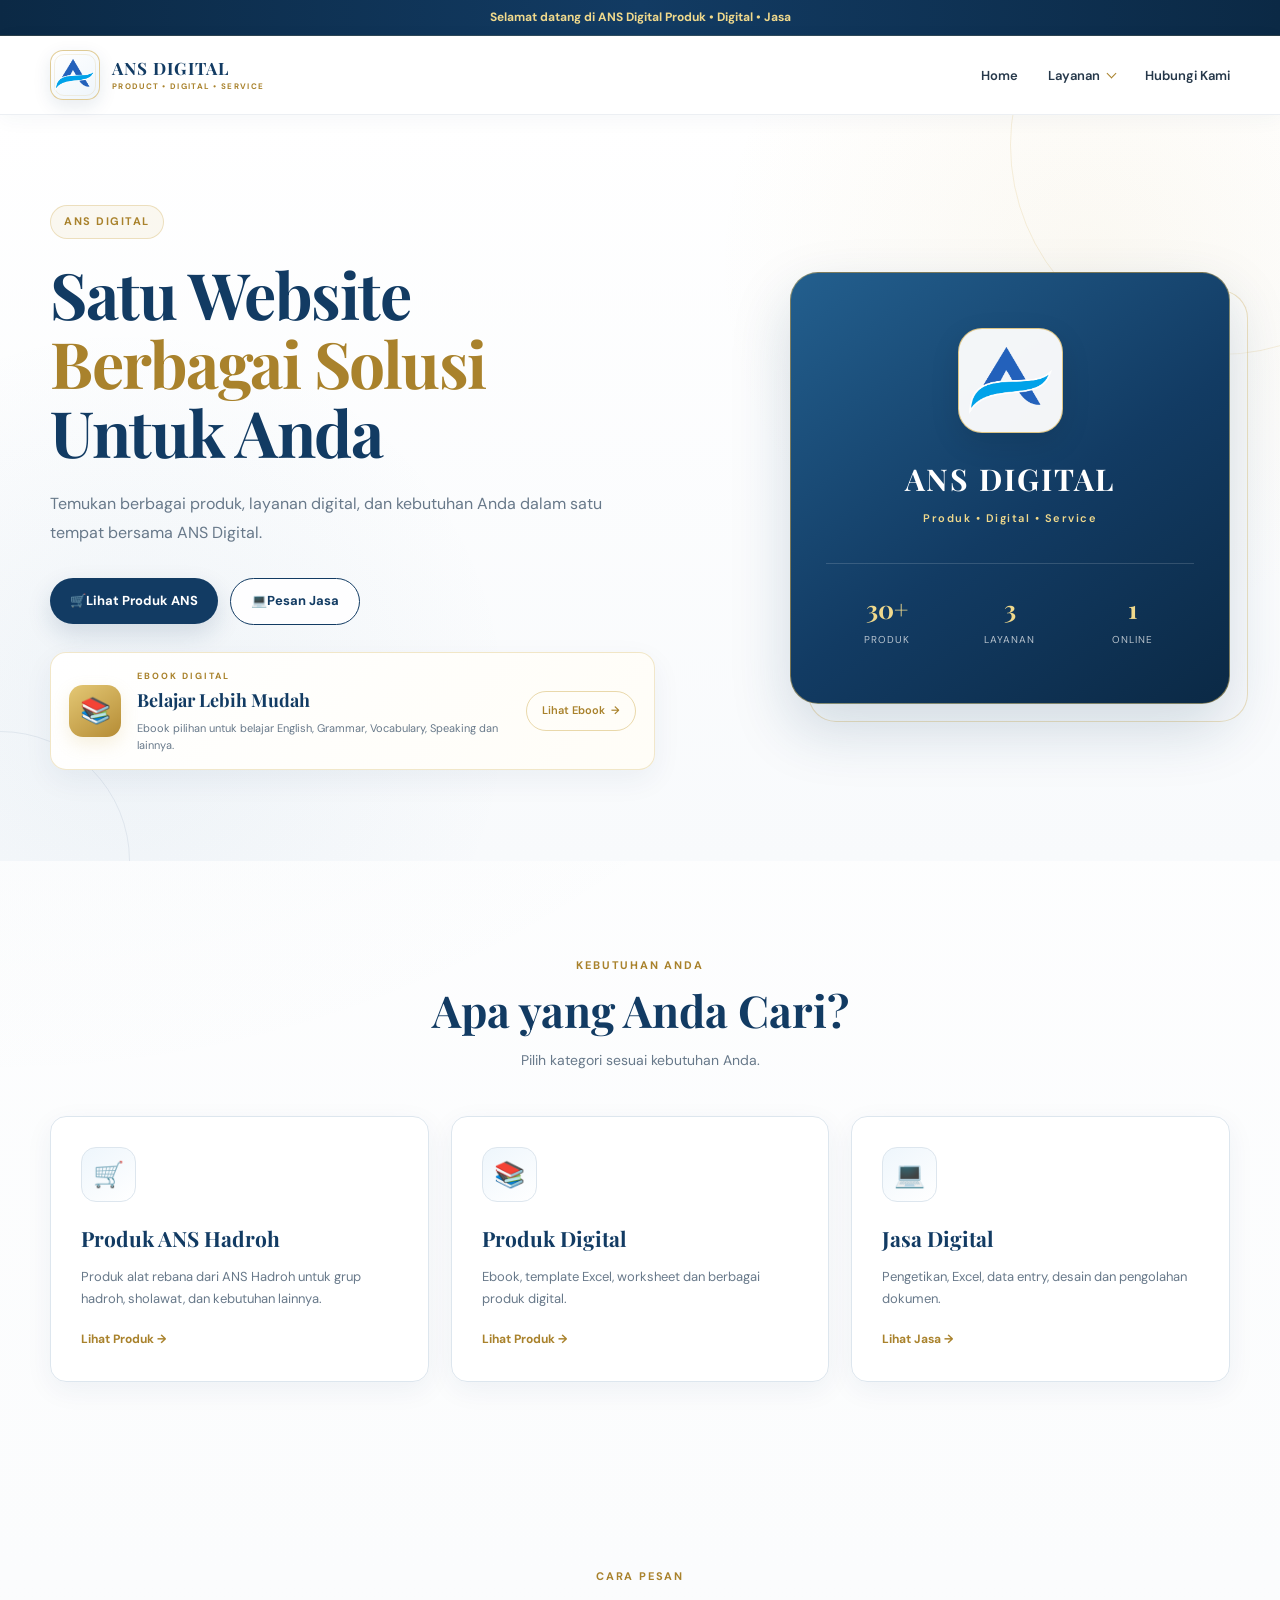
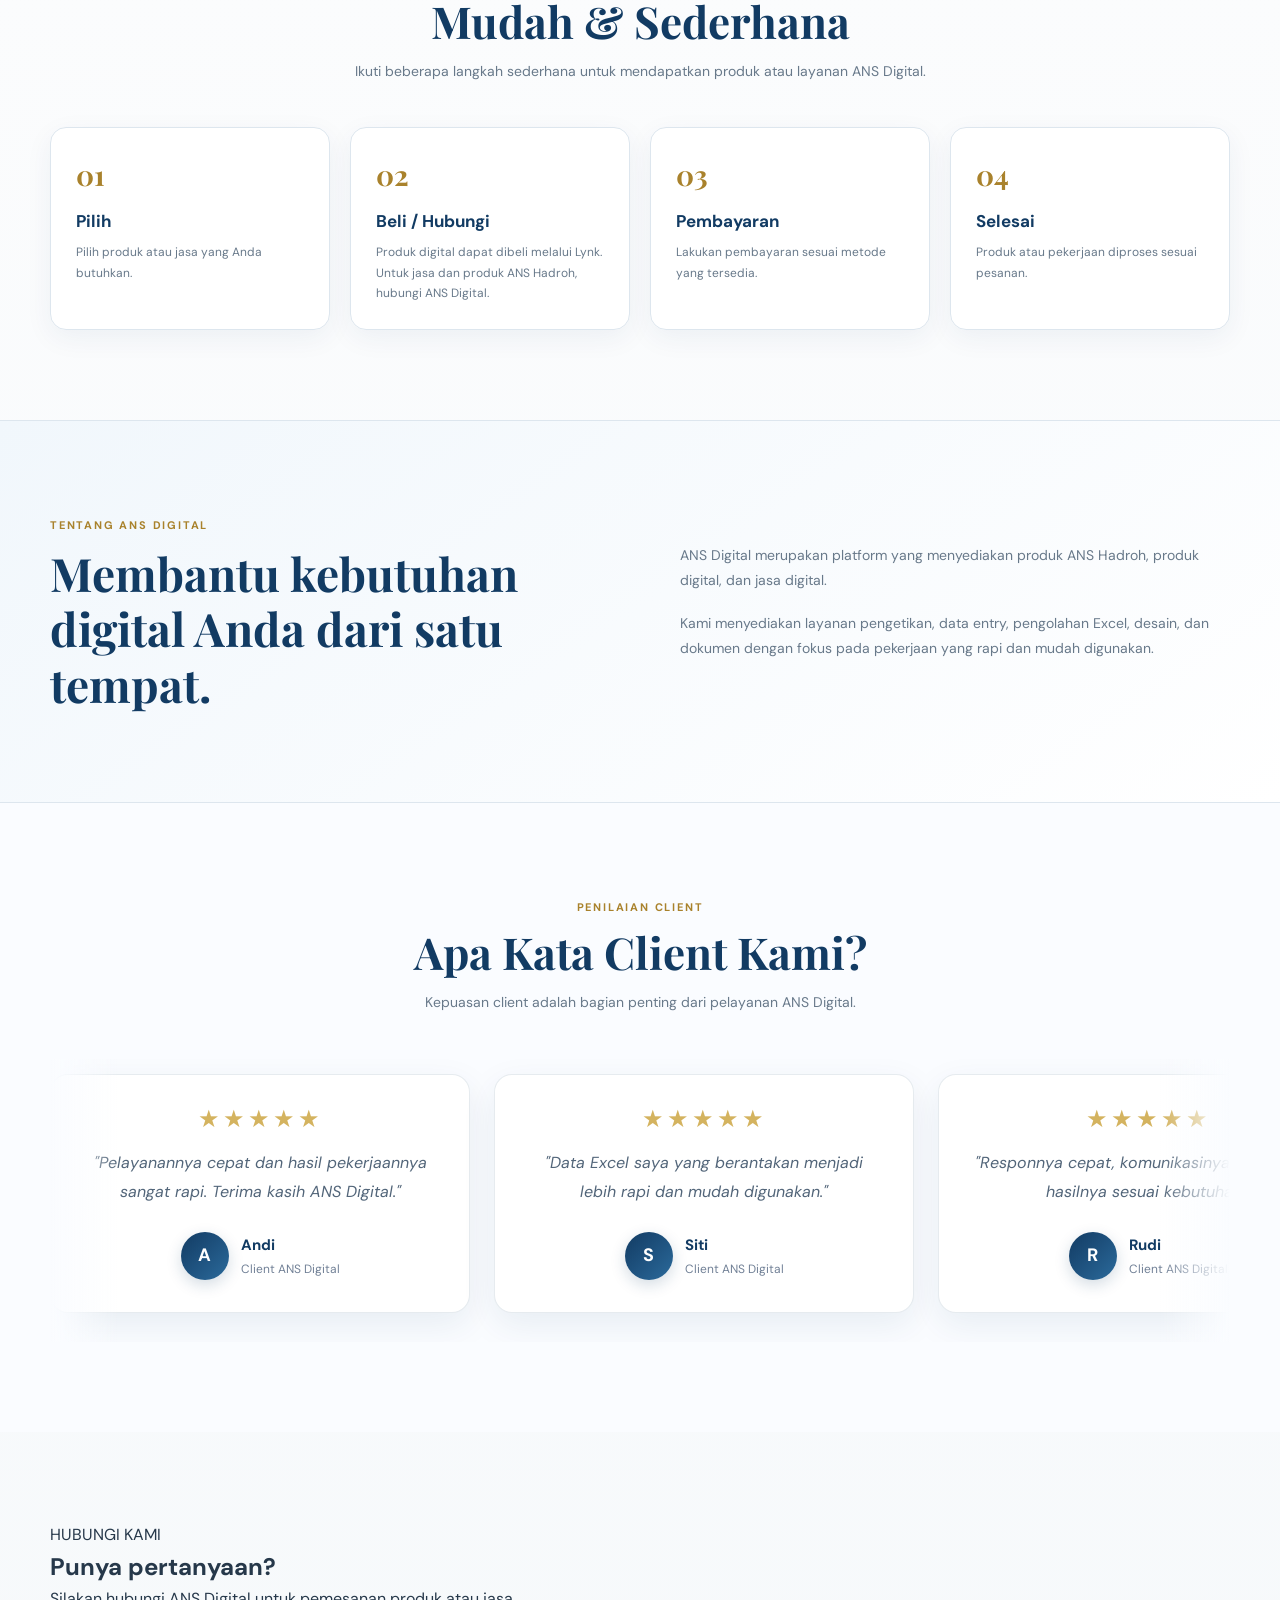
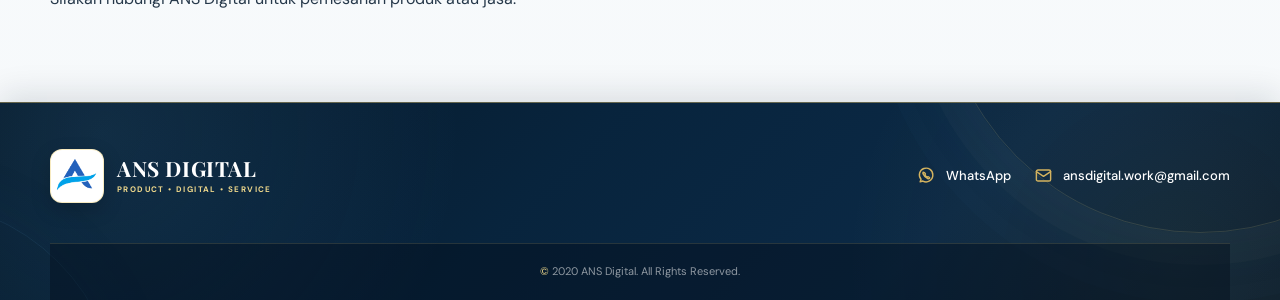
<file: index.html>
<!DOCTYPE html>
<html lang="id">

<head>

    <!-- =====================================================
         BASIC META
    ====================================================== -->

    <meta charset="UTF-8">

    <meta
        name="viewport"
        content="width=device-width, initial-scale=1.0"
    >

    <meta
        name="description"
        content="ANS Digital menyediakan produk ANS Hadroh, produk digital, dan jasa digital."
    >

    <meta
        name="theme-color"
        content="#123B63"
    >

    <title>ANS Digital | Produk &amp; Jasa</title>

     <meta name="google-site-verification" content="CjY6x7dJDN-HmZzL4_zyYCVX7kt13Zv7YIut5dvF8bI" />
    <!-- =====================================================
         STYLESHEET
    ====================================================== -->

    <link
        rel="stylesheet"
        href="style.css"
    >

</head>


<body>

    <!-- =====================================================
         TOP BAR
    ====================================================== -->

    <div class="top-bar">

        <div class="container top-bar-inner">

            <span>
                Selamat datang di ANS Digital
            </span>

            <span>
                Produk • Digital • Jasa
            </span>

        </div>

    </div>


    <!-- =====================================================
         HEADER
    ====================================================== -->

    <header class="header">

        <div class="container navbar">

            <!-- LOGO -->

            <a
                href="index.html"
                class="logo"
                aria-label="ANS Digital - Beranda"
            >

                <div class="logo-box">

                    <img
                        src="image/logo/Logo.png"
                        alt="Logo ANS Digital"
                    >

                </div>

                <div class="logo-text">

                    <strong>
                        ANS DIGITAL
                    </strong>

                    <small>
                        PRODUCT • DIGITAL • SERVICE
                    </small>

                </div>

            </a>


            <!-- MOBILE MENU -->

            <button
                type="button"
                class="menu-toggle"
                id="menuToggle"
                aria-label="Buka menu navigasi"
                aria-expanded="false"
                aria-controls="mainMenu"
            >

                <span></span>
                <span></span>
                <span></span>

            </button>


            <!-- NAVIGATION -->

            <nav
                class="menu"
                id="mainMenu"
                aria-label="Navigasi utama"
            >

                <!-- HOME -->

                <a
                    href="#home"
                    class="menu-link"
                >
                    <span>Home</span>
                </a>


                <!-- LAYANAN -->

                <div class="menu-dropdown">

                    <button
                        type="button"
                        class="menu-dropdown-toggle"
                        aria-expanded="false"
                        aria-haspopup="true"
                    >

                        <span>Layanan</span>

                        <span
                            class="menu-arrow"
                            aria-hidden="true"
                        ></span>

                    </button>


                    <div class="menu-dropdown-list">

                        <!-- ANS HADROH -->

                        <a
                            href="hadroh.html"
                            class="menu-dropdown-item"
                            aria-label="Buka halaman ANS Hadroh"
                        >

                            <span
                                class="menu-icon cart-icon"
                                aria-hidden="true"
                            >

                                <svg
                                    viewBox="0 0 24 24"
                                    xmlns="http://www.w3.org/2000/svg"
                                    focusable="false"
                                >

                                    <path
                                        d="M3 4H5L7.2 14.2A2 2 0 0 0 9.2 15.8H17A2 2 0 0 0 18.9 14.3L21 8H6"
                                        fill="none"
                                        stroke="currentColor"
                                        stroke-width="1.8"
                                        stroke-linecap="round"
                                        stroke-linejoin="round"
                                    />

                                    <circle
                                        cx="9.5"
                                        cy="20"
                                        r="1.3"
                                        fill="currentColor"
                                    />

                                    <circle
                                        cx="18"
                                        cy="20"
                                        r="1.3"
                                        fill="currentColor"
                                    />

                                </svg>

                            </span>

                            <span>
                                ANS Hadroh
                            </span>

                        </a>


                        <!-- PRODUK DIGITAL -->

                        <a
                            href="digital.html"
                            class="menu-dropdown-item"
                            aria-label="Buka halaman Produk Digital"
                        >

                            <span
                                class="menu-icon"
                                aria-hidden="true"
                            >

                                <svg
                                    viewBox="0 0 24 24"
                                    xmlns="http://www.w3.org/2000/svg"
                                    focusable="false"
                                >

                                    <path
                                        d="M6 3H15L19 7V21H6Z"
                                        fill="none"
                                        stroke="currentColor"
                                        stroke-width="1.7"
                                        stroke-linejoin="round"
                                    />

                                    <path
                                        d="M15 3V8H19"
                                        fill="none"
                                        stroke="currentColor"
                                        stroke-width="1.7"
                                    />

                                    <path
                                        d="M9 13H16M9 17H15"
                                        fill="none"
                                        stroke="currentColor"
                                        stroke-width="1.7"
                                        stroke-linecap="round"
                                    />

                                </svg>

                            </span>

                            <span>
                                Produk Digital
                            </span>

                        </a>


                        <!-- JASA DIGITAL -->

                        <a
                            href="jasa.html"
                            class="menu-dropdown-item jasa-digital-link"
                            aria-label="Buka halaman Jasa Digital"
                        >

                            <span
                                class="menu-icon"
                                aria-hidden="true"
                            >

                                <svg
                                    viewBox="0 0 24 24"
                                    xmlns="http://www.w3.org/2000/svg"
                                    focusable="false"
                                >

                                    <rect
                                        x="4"
                                        y="7"
                                        width="16"
                                        height="13"
                                        rx="2"
                                        fill="none"
                                        stroke="currentColor"
                                        stroke-width="1.7"
                                    />

                                    <path
                                        d="M9 7V5.5A1.5 1.5 0 0 1 10.5 4H13.5A1.5 1.5 0 0 1 15 5.5V7"
                                        fill="none"
                                        stroke="currentColor"
                                        stroke-width="1.7"
                                        stroke-linecap="round"
                                    />

                                    <path
                                        d="M4 12H20"
                                        fill="none"
                                        stroke="currentColor"
                                        stroke-width="1.7"
                                        stroke-linecap="round"
                                    />

                                </svg>

                            </span>

                            <span>
                                Jasa Digital
                            </span>

                        </a>

                    </div>

                </div>


                <!-- HUBUNGI KAMI -->

                <a
                    href="#kontak"
                    class="menu-link"
                >
                    <span>Hubungi Kami</span>
                </a>

            </nav>

        </div>

    </header>


    <!-- =====================================================
         MAIN
    ====================================================== -->

    <main id="main-content">


        <!-- =================================================
             HERO
        ================================================== -->

        <section
            class="hero"
            id="home"
            aria-labelledby="hero-title"
        >

            <div class="container hero-content">

                <!-- HERO TEXT -->

                <div class="hero-text">

                    <div class="label hero-animate">
                        ANS DIGITAL
                    </div>

                    <h1
                        id="hero-title"
                        class="hero-animate"
                    >
                        Satu Website
                        <span>
                            Berbagai Solusi
                        </span>
                        Untuk Anda
                    </h1>

                    <p class="hero-animate">
                        Temukan berbagai produk, layanan digital,
                        dan kebutuhan Anda dalam satu tempat
                        bersama ANS Digital.
                    </p>


                    <!-- HERO BUTTONS -->

                    <div class="hero-buttons hero-animate">

                        <a
                            href="#produk"
                            class="btn btn-primary"
                        >
                            <span aria-hidden="true">🛒</span>
                            Lihat Produk ANS
                        </a>

                        <a
                            href="jasa.html"
                            class="btn btn-outline"
                            aria-label="Lihat dan pesan jasa ANS Digital"
                        >
                            <span aria-hidden="true">💻</span>
                            Pesan Jasa
                        </a>

                    </div>


                    <!-- HERO EBOOK -->

                    <div class="hero-ebook-mini hero-animate">

                        <div
                            class="hero-ebook-icon"
                            aria-hidden="true"
                        >
                            📚
                        </div>

                        <div class="hero-ebook-info">

                            <span>
                                EBOOK DIGITAL
                            </span>

                            <h3>
                                Belajar Lebih Mudah
                            </h3>

                            <p>
                                Ebook pilihan untuk belajar English,
                                Grammar, Vocabulary, Speaking dan lainnya.
                            </p>

                        </div>

                        <a
                            href="digital.html"
                            class="hero-ebook-link"
                        >
                            <span>Lihat Ebook</span>
                            <span aria-hidden="true">→</span>
                        </a>

                    </div>

                </div>


                <!-- HERO CARD -->

                <div
                    class="hero-card hero-card-animate"
                    aria-label="Informasi ANS Digital"
                >

                    <div class="hero-card-inner">

                        <div class="hero-logo">

                            <img
                                src="image/logo/Logo.png"
                                alt="Logo ANS Digital"
                            >

                        </div>

                        <h2>
                            ANS DIGITAL
                        </h2>

                        <p>
                            Produk • Digital • Service
                        </p>

                        <div class="hero-mini">

                            <div>
                                <strong>30+</strong>
                                <small>Produk</small>
                            </div>

                            <div>
                                <strong>3</strong>
                                <small>Layanan</small>
                            </div>

                            <div>
                                <strong>1</strong>
                                <small>Online</small>
                            </div>

                        </div>

                    </div>

                </div>

            </div>

        </section>


        <!-- =================================================
             KATEGORI PRODUK
        ================================================== -->

        <section
            class="section"
            id="produk"
            aria-labelledby="produk-title"
        >

            <div class="container">

                <div class="section-title">

                    <span>
                        KEBUTUHAN ANDA
                    </span>

                    <h2 id="produk-title">
                        Apa yang Anda Cari?
                    </h2>

                    <p>
                        Pilih kategori sesuai kebutuhan Anda.
                    </p>

                </div>


                <div class="category-grid">

                    <!-- ANS HADROH -->

                    <a
                        href="hadroh.html"
                        class="category-card"
                        aria-label="Lihat Produk ANS Hadroh"
                    >

                        <div
                            class="category-icon"
                            aria-hidden="true"
                        >
                            🛒
                        </div>

                        <h3>
                            Produk ANS Hadroh
                        </h3>

                        <p>
                            Produk alat rebana dari ANS Hadroh
                            untuk grup hadroh, sholawat,
                            dan kebutuhan lainnya.
                        </p>

                        <strong class="category-link">
                            Lihat Produk →
                        </strong>

                    </a>


                    <!-- PRODUK DIGITAL -->

                    <a
                        href="digital.html"
                        class="category-card"
                        aria-label="Lihat Produk Digital"
                    >

                        <div
                            class="category-icon"
                            aria-hidden="true"
                        >
                            📚
                        </div>

                        <h3>
                            Produk Digital
                        </h3>

                        <p>
                            Ebook, template Excel, worksheet
                            dan berbagai produk digital.
                        </p>

                        <strong class="category-link">
                            Lihat Produk →
                        </strong>

                    </a>


                    <!-- JASA DIGITAL -->

                    <a
                        href="jasa.html"
                        class="category-card"
                        aria-label="Buka halaman Jasa Digital"
                    >

                        <div
                            class="category-icon"
                            aria-hidden="true"
                        >
                            💻
                        </div>

                        <h3>
                            Jasa Digital
                        </h3>

                        <p>
                            Pengetikan, Excel, data entry,
                            desain dan pengolahan dokumen.
                        </p>

                        <strong class="category-link">
                            Lihat Jasa →
                        </strong>

                    </a>

                </div>

            </div>

        </section>


        <!-- =================================================
             CARA PESAN
        ================================================== -->

        <section
            class="section"
            id="cara-pesan"
            aria-labelledby="cara-pesan-title"
        >

            <div class="container">

                <div class="section-title">

                    <span>
                        CARA PESAN
                    </span>

                    <h2 id="cara-pesan-title">
                        Mudah &amp; Sederhana
                    </h2>

                    <p>
                        Ikuti beberapa langkah sederhana untuk
                        mendapatkan produk atau layanan ANS Digital.
                    </p>

                </div>


                <div class="steps">

                    <div class="step">

                        <div class="step-number">
                            01
                        </div>

                        <h3>
                            Pilih
                        </h3>

                        <p>
                            Pilih produk atau jasa
                            yang Anda butuhkan.
                        </p>

                    </div>


                    <div class="step">

                        <div class="step-number">
                            02
                        </div>

                        <h3>
                            Beli / Hubungi
                        </h3>

                        <p>
                            Produk digital dapat dibeli melalui Lynk.
                            Untuk jasa dan produk ANS Hadroh,
                            hubungi ANS Digital.
                        </p>

                    </div>


                    <div class="step">

                        <div class="step-number">
                            03
                        </div>

                        <h3>
                            Pembayaran
                        </h3>

                        <p>
                            Lakukan pembayaran sesuai
                            metode yang tersedia.
                        </p>

                    </div>


                    <div class="step">

                        <div class="step-number">
                            04
                        </div>

                        <h3>
                            Selesai
                        </h3>

                        <p>
                            Produk atau pekerjaan
                            diproses sesuai pesanan.
                        </p>

                    </div>

                </div>

            </div>

        </section>


        <!-- =================================================
             TENTANG ANS DIGITAL
        ================================================== -->

        <section
            class="section about"
            id="tentang"
            aria-labelledby="tentang-title"
        >

            <div class="container about-grid">

                <div>

                    <span class="section-label">
                        TENTANG ANS DIGITAL
                    </span>

                    <h2 id="tentang-title">
                        Membantu kebutuhan digital Anda
                        dari satu tempat.
                    </h2>

                </div>


                <div>

                    <p>
                        ANS Digital merupakan platform yang menyediakan
                        produk ANS Hadroh, produk digital, dan jasa digital.
                    </p>

                    <p>
                        Kami menyediakan layanan pengetikan, data entry,
                        pengolahan Excel, desain, dan dokumen dengan fokus
                        pada pekerjaan yang rapi dan mudah digunakan.
                    </p>

                </div>

            </div>

        </section>


        <!-- =================================================
             PENILAIAN CLIENT
        ================================================== -->

        <section
            class="section client-review"
            id="penilaian"
            aria-labelledby="penilaian-title"
        >

            <div class="container">

                <div class="section-title">

                    <span>
                        PENILAIAN CLIENT
                    </span>

                    <h2 id="penilaian-title">
                        Apa Kata Client Kami?
                    </h2>

                    <p>
                        Kepuasan client adalah bagian penting
                        dari pelayanan ANS Digital.
                    </p>

                </div>


                <div
                    class="review-marquee"
                    aria-label="Penilaian dari client ANS Digital"
                >

                    <div class="review-marquee-track">

                        <!-- REVIEW 1 -->

                        <article class="review-card">

                            <div class="review-stars">
                                ★★★★★
                            </div>

                            <p class="review-text">
                                "Pelayanannya cepat dan hasil pekerjaannya
                                sangat rapi. Terima kasih ANS Digital."
                            </p>

                            <div class="review-client">

                                <div
                                    class="client-avatar"
                                    aria-hidden="true"
                                >
                                    A
                                </div>

                                <div>

                                    <strong>
                                        Andi
                                    </strong>

                                    <span>
                                        Client ANS Digital
                                    </span>

                                </div>

                            </div>

                        </article>


                        <!-- REVIEW 2 -->

                        <article class="review-card">

                            <div class="review-stars">
                                ★★★★★
                            </div>

                            <p class="review-text">
                                "Data Excel saya yang berantakan menjadi
                                lebih rapi dan mudah digunakan."
                            </p>

                            <div class="review-client">

                                <div
                                    class="client-avatar"
                                    aria-hidden="true"
                                >
                                    S
                                </div>

                                <div>

                                    <strong>
                                        Siti
                                    </strong>

                                    <span>
                                        Client ANS Digital
                                    </span>

                                </div>

                            </div>

                        </article>


                        <!-- REVIEW 3 -->

                        <article class="review-card">

                            <div class="review-stars">
                                ★★★★★
                            </div>

                            <p class="review-text">
                                "Responnya cepat, komunikasinya mudah,
                                dan hasilnya sesuai kebutuhan."
                            </p>

                            <div class="review-client">

                                <div
                                    class="client-avatar"
                                    aria-hidden="true"
                                >
                                    R
                                </div>

                                <div>

                                    <strong>
                                        Rudi
                                    </strong>

                                    <span>
                                        Client ANS Digital
                                    </span>

                                </div>

                            </div>

                        </article>


                        <!-- REVIEW 4 -->

                        <article class="review-card">

                            <div class="review-stars">
                                ★★★★★
                            </div>

                            <p class="review-text">
                                "Sangat membantu untuk pekerjaan pengetikan
                                dan pengolahan dokumen."
                            </p>

                            <div class="review-client">

                                <div
                                    class="client-avatar"
                                    aria-hidden="true"
                                >
                                    D
                                </div>

                                <div>

                                    <strong>
                                        Deni
                                    </strong>

                                    <span>
                                        Client ANS Digital
                                    </span>

                                </div>

                            </div>

                        </article>


                        <!-- DUPLIKAT REVIEW UNTUK MARQUEE -->

                        <article
                            class="review-card"
                            aria-hidden="true"
                        >

                            <div class="review-stars">
                                ★★★★★
                            </div>

                            <p class="review-text">
                                "Pelayanannya cepat dan hasil pekerjaannya
                                sangat rapi. Terima kasih ANS Digital."
                            </p>

                            <div class="review-client">

                                <div class="client-avatar">
                                    A
                                </div>

                                <div>

                                    <strong>
                                        Andi
                                    </strong>

                                    <span>
                                        Client ANS Digital
                                    </span>

                                </div>

                            </div>

                        </article>


                        <article
                            class="review-card"
                            aria-hidden="true"
                        >

                            <div class="review-stars">
                                ★★★★★
                            </div>

                            <p class="review-text">
                                "Data Excel saya yang berantakan menjadi
                                lebih rapi dan mudah digunakan."
                            </p>

                            <div class="review-client">

                                <div class="client-avatar">
                                    S
                                </div>

                                <div>

                                    <strong>
                                        Siti
                                    </strong>

                                    <span>
                                        Client ANS Digital
                                    </span>

                                </div>

                            </div>

                        </article>


                        <article
                            class="review-card"
                            aria-hidden="true"
                        >

                            <div class="review-stars">
                                ★★★★★
                            </div>

                            <p class="review-text">
                                "Responnya cepat, komunikasinya mudah,
                                dan hasilnya sesuai kebutuhan."
                            </p>

                            <div class="review-client">

                                <div class="client-avatar">
                                    R
                                </div>

                                <div>

                                    <strong>
                                        Rudi
                                    </strong>

                                    <span>
                                        Client ANS Digital
                                    </span>

                                </div>

                            </div>

                        </article>


                        <article
                            class="review-card"
                            aria-hidden="true"
                        >

                            <div class="review-stars">
                                ★★★★★
                            </div>

                            <p class="review-text">
                                "Sangat membantu untuk pekerjaan pengetikan
                                dan pengolahan dokumen."
                            </p>

                            <div class="review-client">

                                <div class="client-avatar">
                                    D
                                </div>

                                <div>

                                    <strong>
                                        Deni
                                    </strong>

                                    <span>
                                        Client ANS Digital
                                    </span>

                                </div>

                            </div>

                        </article>

                    </div>

                </div>

            </div>

        </section>


        <!-- =================================================
             KONTAK
        ================================================== -->

        <section
            class="section"
            id="kontak"
            aria-labelledby="kontak-title"
        >

            <div class="container">

                <div class="contact-box">

                    <!-- CONTACT INFO -->

                    <div class="contact-info">

                        <span>
                            HUBUNGI KAMI
                        </span>

                        <h2 id="kontak-title">
                            Punya pertanyaan?
                        </h2>

                        <p>
                            Silakan hubungi ANS Digital untuk
                            pemesanan produk atau jasa.
                        </p>

                    </div>
                    
                    </div>

                </div>

            </div>

        </section>

    </main>


    <!-- =====================================================
         FOOTER
    ====================================================== -->

    <footer class="footer">

        <div class="container">

            <div class="footer-simple">

                <!-- FOOTER BRAND -->

                <div class="footer-simple-brand">

                    <a
                        href="index.html"
                        class="footer-logo"
                        aria-label="ANS Digital - Beranda"
                    >

                        <span class="footer-logo-image">

                            <img
                                src="image/logo/Logo.png"
                                alt="Logo ANS Digital"
                            >

                        </span>

                        <span class="footer-logo-text">

                            <strong>
                                ANS DIGITAL
                            </strong>

                            <small>
                                PRODUCT • DIGITAL • SERVICE
                            </small>

                        </span>

                    </a>

                </div>


                <!-- FOOTER CONTACT -->

                <div class="footer-simple-contact">

                    <!-- WHATSAPP -->

                    <a
                        href="https://wa.me/6289504662800"
                        class="footer-contact-item"
                        target="_blank"
                        rel="noopener noreferrer"
                        aria-label="Hubungi ANS Digital melalui WhatsApp"
                    >

                        <span
                            class="footer-contact-icon"
                            aria-hidden="true"
                        >

                            <svg
                                viewBox="0 0 24 24"
                                xmlns="http://www.w3.org/2000/svg"
                                focusable="false"
                            >

                                <path
                                    d="M20 11.5A8.5 8.5 0 0 1 7.4 19L4 20l1.1-3.2A8.5 8.5 0 1 1 20 11.5Z"
                                />

                                <path
                                    d="M8.5 8.5c.3-.5.7-.5 1-.1l1 1.3c.2.3.2.6 0 .9l-.5.6c.7 1.2 1.7 2.2 2.9 2.9l.6-.5c.3-.2.6-.2.9 0l1.3 1c.4.3.4.7-.1 1-.6.4-1.4.5-2.1.2-2.7-1.1-4.8-3.2-5.9-5.9-.3-.7-.2-1.5.2-2.1Z"
                                />

                            </svg>

                        </span>

                        <span>
                            WhatsApp
                        </span>

                    </a>


                    <!-- EMAIL -->

                    <a
                        href="mailto:ansdigital.work@gmail.com"
                        class="footer-contact-item"
                        aria-label="Kirim email ke ANS Digital"
                    >

                        <span
                            class="footer-contact-icon"
                            aria-hidden="true"
                        >

                            <svg
                                viewBox="0 0 24 24"
                                xmlns="http://www.w3.org/2000/svg"
                                focusable="false"
                            >

                                <rect
                                    x="3"
                                    y="5"
                                    width="18"
                                    height="14"
                                    rx="2"
                                />

                                <path
                                    d="M3 7L12 13L21 7"
                                />

                            </svg>

                        </span>

                        <span>
                            ansdigital.work@gmail.com
                        </span>

                    </a>

                </div>

            </div>


            <!-- FOOTER BOTTOM -->

            <div class="footer-bottom">

                <div class="footer-bottom-inner">

                    <p class="footer-copyright">
                        © 2020 ANS Digital. All Rights Reserved.
                    </p>

                </div>

            </div>

        </div>

    </footer>


    <!-- =====================================================
         JAVASCRIPT
    ====================================================== -->

    <script
        src="javascript/script.js"
        defer
    ></script>

</body>

</html>
</file>
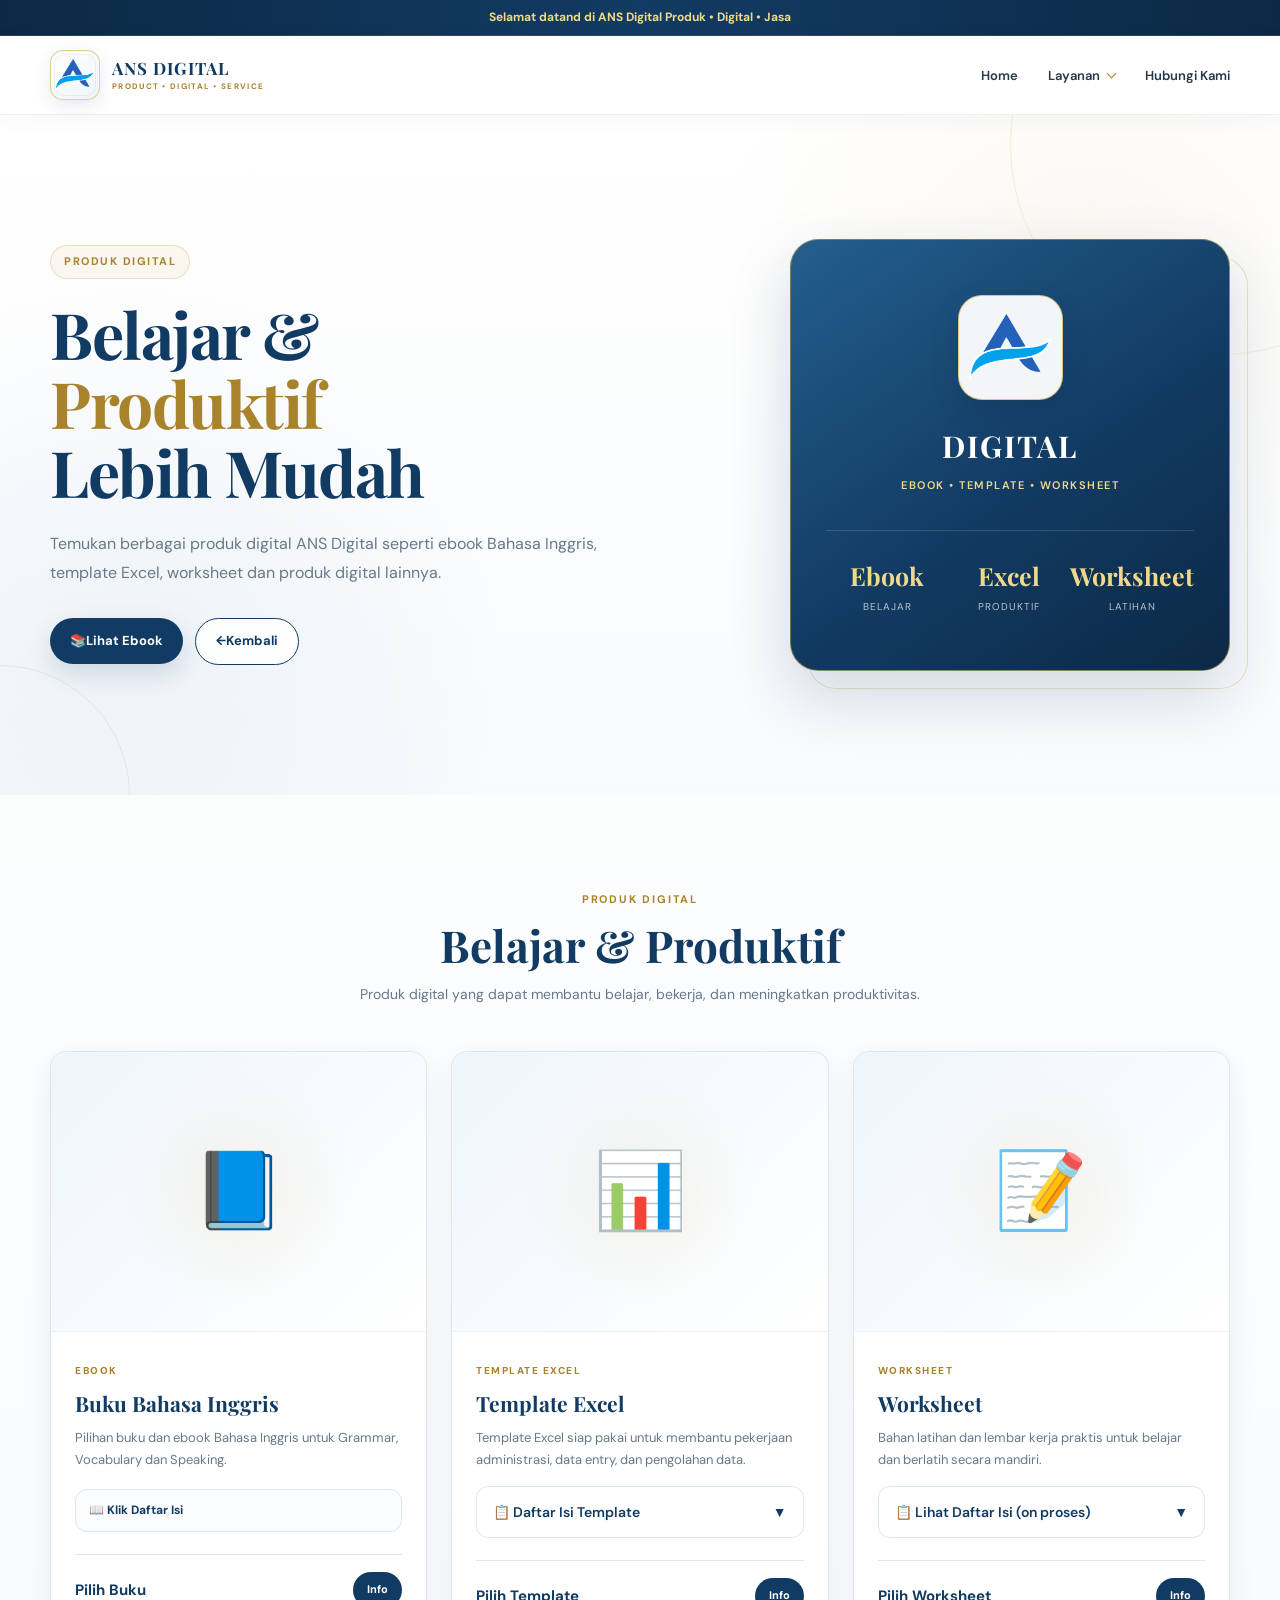
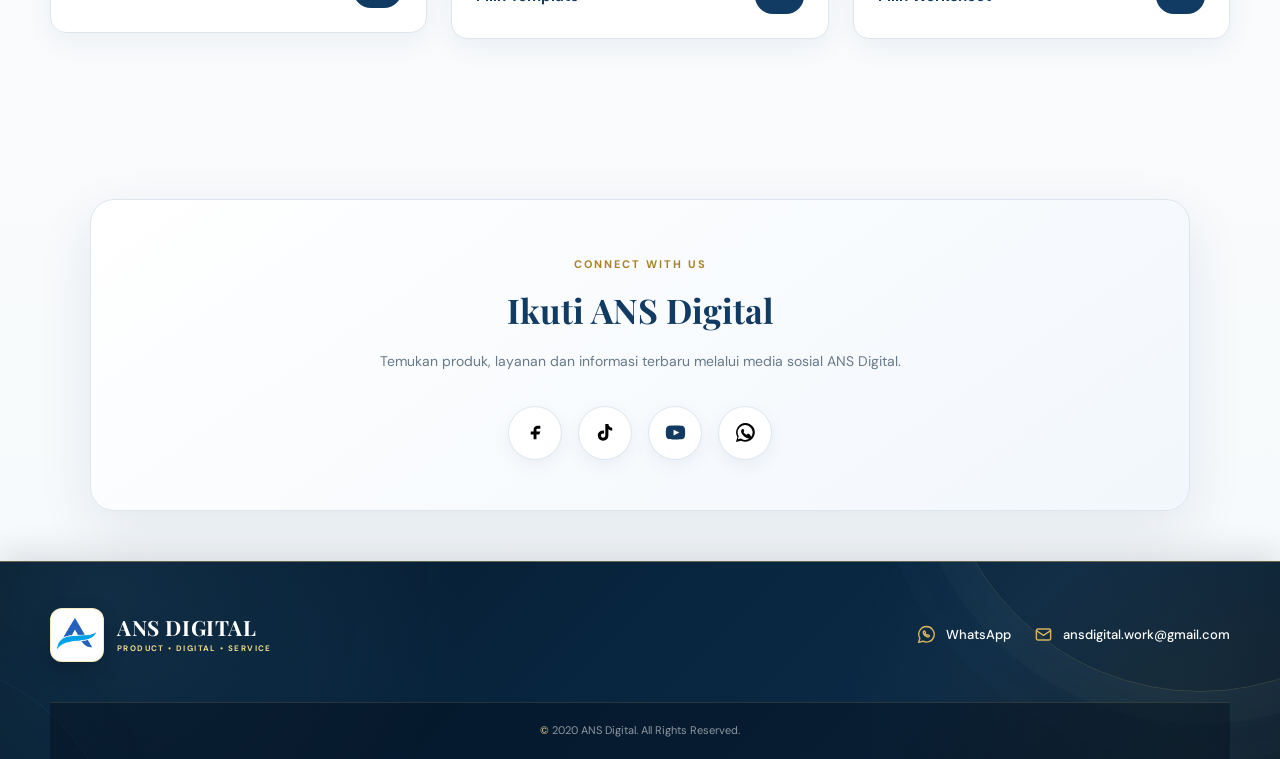
<file: digital.html>
<!DOCTYPE html>
<html lang="id">

<head>

    <meta charset="UTF-8">

    <meta
        name="viewport"
        content="width=device-width, initial-scale=1.0"
    >

    <meta
        name="description"
        content="Produk digital ANS Digital berupa ebook, template Excel, worksheet dan berbagai produk digital untuk belajar dan produktivitas."
    >

    <meta
        name="theme-color"
        content="#123B63"
    >

    <title>Produk Digital | ANS Digital</title>

    <link
        rel="stylesheet"
        href="style.css"
    >

</head>


<body>


<!-- =====================================================
     TOP BAR
====================================================== -->

<div class="top-bar">

    <div class="container top-bar-inner">

        <span>
            Selamat datand di ANS Digital
        </span>

        <span>
            Produk • Digital • Jasa
        </span>

    </div>

</div>


<!-- =====================================================
     HEADER
====================================================== -->

<header class="header">

    <div class="container navbar">

        <!-- LOGO -->

        <a
            href="index.html"
            class="logo"
            aria-label="ANS Digital - Beranda"
        >

            <div class="logo-box">

                <img
                    src="image/logo/Logo.png"
                    alt="Logo ANS Digital"
                >

            </div>

            <div class="logo-text">

                <strong>
                    ANS DIGITAL
                </strong>

                <small>
                    PRODUCT • DIGITAL • SERVICE
                </small>

            </div>

        </a>


        <!-- MOBILE MENU -->

        <button
            type="button"
            class="menu-toggle"
            id="menuToggle"
            aria-label="Buka menu navigasi"
            aria-expanded="false"
            aria-controls="mainMenu"
        >

            <span></span>
            <span></span>
            <span></span>

        </button>


        <!-- NAVIGATION -->

        <nav
            class="menu"
            id="mainMenu"
            aria-label="Navigasi utama"
        >

            <!-- HOME -->

            <a
                href="index.html"
                class="menu-link"
            >
                <span>Home</span>
            </a>


            <!-- LAYANAN -->

            <div class="menu-dropdown">

                <button
                    type="button"
                    class="menu-dropdown-toggle"
                    aria-expanded="false"
                    aria-haspopup="true"
                >

                    <span>
                        Layanan
                    </span>

                    <span
                        class="menu-arrow"
                        aria-hidden="true"
                    ></span>

                </button>


                <div class="menu-dropdown-list">

                    <!-- ANS HADROH -->

                    <a
                        href="hadroh.html"
                        class="menu-dropdown-item"
                    >

                        <span
                            class="dropdown-item-icon"
                            aria-hidden="true"
                        >

                            <svg
                                viewBox="0 0 24 24"
                                aria-hidden="true"
                            >

                                <path
                                    d="M6 3h12v18H6z"
                                ></path>

                            </svg>

                        </span>

                        <span>
                            ANS Hadroh
                        </span>

                    </a>


                    <!-- PRODUK DIGITAL -->

                    <a
                        href="digital.html"
                        class="menu-dropdown-item"
                        aria-current="page"
                    >

                        <span
                            class="dropdown-item-icon"
                            aria-hidden="true"
                        >

                            <svg
                                viewBox="0 0 24 24"
                                aria-hidden="true"
                            >

                                <path
                                    d="M5 3h10l4 4v14H5zM14 3v5h5"
                                ></path>

                            </svg>

                        </span>

                        <span>
                            Produk Digital
                        </span>

                    </a>


                    <!-- JASA DIGITAL -->

                    <a
                        href="jasa.html"
                        class="menu-dropdown-item"
                    >

                        <span
                            class="dropdown-item-icon"
                            aria-hidden="true"
                        >

                            <svg
                                viewBox="0 0 24 24"
                                aria-hidden="true"
                            >

                                <path
                                    d="M4 7h16v13H4zM8 7V5h8v2"
                                ></path>

                            </svg>

                        </span>

                        <span>
                            Jasa Digital
                        </span>

                    </a>

                </div>

            </div>


            <!-- HUBUNGI KAMI -->

            <a
                href="index.html#kontak"
                class="menu-link"
            >
                <span>
                    Hubungi Kami
                </span>
            </a>

        </nav>

    </div>

</header>


<!-- =====================================================
     HERO
====================================================== -->

<section
    class="hero digital-hero"
    id="home"
>

    <div class="container hero-content">

        <!-- HERO TEXT -->

        <div class="hero-text">

            <div class="label hero-animate">
                PRODUK DIGITAL
            </div>


            <h1 class="hero-animate">

                Belajar &

                <span>
                    Produktif
                </span>

                Lebih Mudah

            </h1>


            <p class="hero-animate">

                Temukan berbagai produk digital ANS Digital
                seperti ebook Bahasa Inggris, template Excel,
                worksheet dan produk digital lainnya.

            </p>


            <div class="hero-buttons hero-animate">

                <a
                    href="#ebook"
                    class="btn btn-primary"
                >

                    <span aria-hidden="true">
                        📚
                    </span>

                    Lihat Ebook

                </a>


                <a
                    href="index.html"
                    class="btn btn-outline"
                >

                    <span aria-hidden="true">
                        ← 
                    </span>

                    Kembali

                </a>

            </div>

        </div>


        <!-- HERO CARD -->

        <div class="hero-card hero-card-animate">

            <div class="hero-card-inner">

                <div class="hero-logo">

                    <img
                        src="image/logo/Logo.png"
                        alt="ANS Digital"
                    >

                </div>


                <h2>
                    DIGITAL
                </h2>


                <p>
                    EBOOK • TEMPLATE • WORKSHEET
                </p>


                <div class="hero-mini">

                    <div>

                        <strong>
                            Ebook
                        </strong>

                        <small>
                            Belajar
                        </small>

                    </div>


                    <div>

                        <strong>
                            Excel
                        </strong>

                        <small>
                            Produktif
                        </small>

                    </div>


                    <div>

                        <strong>
                            Worksheet
                        </strong>

                        <small>
                            Latihan
                        </small>

                    </div>

                </div>

            </div>

        </div>

    </div>

</section>


<!-- =====================================================
     PRODUK DIGITAL
====================================================== -->

<section
    class="section digital-products-section"
    id="digital"
>

    <div class="container">

        <!-- SECTION TITLE -->

        <div class="section-title">

            <span>
                PRODUK DIGITAL
            </span>

            <h2>
                Belajar & Produktif
            </h2>

            <p>
                Produk digital yang dapat membantu belajar,
                bekerja, dan meningkatkan produktivitas.
            </p>

        </div>


        <!-- PRODUCT GRID -->

        <div class="product-grid">


            <!-- =================================================
                 EBOOK
            ================================================== -->

            <article
                class="product-card"
                id="ebook"
            >

                <div class="digital-image">

                    <span aria-hidden="true">
                        📘
                    </span>

                </div>


                <div class="product-content">

                    <span class="product-category">
                        EBOOK
                    </span>


                    <h3>
                        Buku Bahasa Inggris
                    </h3>


                    <p>
                        Pilihan buku dan ebook Bahasa Inggris
                        untuk Grammar, Vocabulary dan Speaking.
                    </p>


                    <!-- DAFTAR EBOOK -->

                    <details class="ebook-toc">

                        <summary>

                            <span aria-hidden="true">
                                📖
                            </span>

                            Klik Daftar Isi

                        </summary>


                        <!-- GRAMMAR -->

                        <details class="ebook-item">

                            <summary>

                                <span aria-hidden="true">
                                    📘
                                </span>

                                Grammar

                            </summary>


                            <div class="book-links">

                                <a
                                    href="https://vt.tokopedia.com/t/ZS9STKpmq4tDk-pDWvD/"
                                    target="_blank"
                                    rel="noopener noreferrer"
                                >

                                    <span>
                                        📕
                                    </span>

                                    <span>
                                        Buku Fisik
                                    </span>

                                    <b>
                                        →
                                    </b>

                                </a>


                                <a
                                    href="https://lynk.id/teamriwariwi/EEmwrv8"
                                    target="_blank"
                                    rel="noopener noreferrer"
                                >

                                    <span>
                                        💻
                                    </span>

                                    <span>
                                        Ebook Digital
                                    </span>

                                    <b>
                                        →
                                    </b>

                                </a>

                            </div>

                        </details>


                        <!-- VOCABULARY -->

                        <details class="ebook-item">

                            <summary>

                                <span aria-hidden="true">
                                    📚
                                </span>

                                Vocabulary

                            </summary>


                            <div class="book-links">

                                <a
                                    href="https://vt.tokopedia.com/t/ZS9STKtUvWcAB-Z8avM/"
                                    target="_blank"
                                    rel="noopener noreferrer"
                                >

                                    <span>
                                        📕
                                    </span>

                                    <span>
                                        Buku Fisik
                                    </span>

                                    <b>
                                        →
                                    </b>

                                </a>


                                <a
                                    href="https://lynk.id/teamriwariwi/yo5ygvld8r7n"
                                    target="_blank"
                                    rel="noopener noreferrer"
                                >

                                    <span>
                                        💻
                                    </span>

                                    <span>
                                        Ebook Digital
                                    </span>

                                    <b>
                                        →
                                    </b>

                                </a>

                            </div>

                        </details>


                        <!-- SPEAKING -->

                        <details class="ebook-item">

                            <summary>

                                <span aria-hidden="true">
                                    🎤
                                </span>

                                Speaking

                            </summary>


                            <div class="book-links">

                                <a
                                    href="https://vt.tokopedia.com/t/ZS9STot1BfFoY-mtqSX/"
                                    target="_blank"
                                    rel="noopener noreferrer"
                                >

                                    <span>
                                        📕
                                    </span>

                                    <span>
                                        Buku Fisik
                                    </span>

                                    <b>
                                        →
                                    </b>

                                </a>


                                <a
                                    href="https://lynk.id/teamriwariwi/wnxg38gnvo1l"
                                    target="_blank"
                                    rel="noopener noreferrer"
                                >

                                    <span>
                                        💻
                                    </span>

                                    <span>
                                        Ebook Digital
                                    </span>

                                    <b>
                                        →
                                    </b>

                                </a>

                            </div>

                        </details>

                    </details>


                    <!-- PRODUCT BOTTOM -->

                    <div class="product-bottom">

                        <strong>
                            Pilih Buku
                        </strong>

                        <a href="index.html#kontak">
                            Info
                        </a>

                    </div>

                </div>

            </article>


            <!-- =================================================
                 TEMPLATE EXCEL
            ================================================== -->

            <article class="product-card">

                <div class="digital-image">

                    <span aria-hidden="true">
                        📊
                    </span>

                </div>


                <div class="product-content">

                    <span class="product-category">
                        TEMPLATE EXCEL
                    </span>


                    <h3>
                        Template Excel
                    </h3>


                    <p>
                        Template Excel siap pakai untuk membantu
                        pekerjaan administrasi, data entry,
                        dan pengolahan data.
                    </p>


                    <!-- TEMPLATE LIST -->

<div class="product-dropdown">

    <button
        type="button"
        class="dropdown-toggle"
        aria-expanded="false"
        onclick="toggleProductList(this)"
    >
        <span>📋 Daftar Isi Template</span>

        <span
            class="dropdown-arrow"
            aria-hidden="true"
        >
            ▼
        </span>
    </button>

    <div class="product-list">

        <a
            class="template-link"
            href="https://s.shopee.co.id/AKbYMVtXY3"
            target="_blank"
            rel="noopener noreferrer"
        >
            <span class="template-icon">📋</span>

            <span class="template-name">
                Template Data Siswa
            </span>

            <span class="template-arrow">
                →
            </span>
        </a>


        <a
            class="template-link"
            href="https://s.shopee.co.id/qkT4GV6LQ"
            target="_blank"
            rel="noopener noreferrer"
        >
            <span class="template-icon">📋</span>

            <span class="template-name">
                Template Data Guru
            </span>

            <span class="template-arrow">
                →
            </span>
        </a>


        <a
            class="template-link"
            href="https://lynk.id/teamriwariwi/0oljv5rjr8rp"
            target="_blank"
            rel="noopener noreferrer"
        >
            <span class="template-icon">📋</span>

            <span class="template-name">
                Template Keuangan
            </span>

            <span class="template-arrow">
                →
            </span>
        </a>


       <a
            class="template-link"
            href="https://s.shopee.co.id/40hUqlokh1"
            target="_blank"
            rel="noopener noreferrer"
        >
            <span class="template-icon">📋</span>

            <span class="template-name">
                Template stok barang
            </span>

            <span class="template-arrow">
                →
            </span>
        </a>


        <a
            class="template-link"
            href="https://s.shopee.co.id/4qGbqZIRHR"
            target="_blank"
            rel="noopener noreferrer"
        >
            <span class="template-icon">📋</span>

            <span class="template-name">
                Template Invoice
            </span>

            <span class="template-arrow">
                →
            </span>
        </a>

                            
        <a
            class="template-link"
            href="https://s.shopee.co.id/gR2t9oW3X"
            target="_blank"
            rel="noopener noreferrer"
        >
            <span class="template-icon">📋</span>

            <span class="template-name">
                Template Laporan
            </span>

            <span class="template-arrow">
                →
            </span>
        </a>

                           
         <a
            class="template-link"
            href="https://s.shopee.co.id/4LKLG5idMZ"
            target="_blank"
            rel="noopener noreferrer"
        >
            <span class="template-icon">📋</span>

            <span class="template-name">
                Template Jadwal
            </span>

            <span class="template-arrow">
                →
            </span>
        </a>

                            
        <a
            class="template-link"
            href="https://s.shopee.co.id/5q994nKm6S"
            target="_blank"
            rel="noopener noreferrer"
        >
            <span class="template-icon">📋</span>

            <span class="template-name">
                Template Administrasi
            </span>

            <span class="template-arrow">
                →
            </span>
        </a>

         <a
            class="template-link"
            href="https://s.shopee.co.id/9V2RRe2t9l"
            target="_blank"
            rel="noopener noreferrer"
        >
            <span class="template-icon">📋</span>

            <span class="template-name">
                Template Excel payroll dan slip gaji karyawan
            </span>

            <span class="template-arrow">
                →
            </span>
        </a>                  

         <a
            class="template-link"
            href="https://s.shopee.co.id/20wQW2E8qb"
            target="_blank"
            rel="noopener noreferrer"
        >
            <span class="template-icon">📋</span>

            <span class="template-name">
                Template Administrasi Sekolah
            </span>

            <span class="template-arrow">
                →
            </span>
        </a>                        

                        </div>

                    </div>


                    <div class="product-bottom">

                        <strong>
                            Pilih Template
                        </strong>

                        <a href="index.html#kontak">
                            Info
                        </a>

                    </div>

                </div>

            </article>


            <!-- =================================================
                 WORKSHEET
            ================================================== -->

            <article class="product-card">

                <div class="digital-image">

                    <span aria-hidden="true">
                        📝
                    </span>

                </div>


                <div class="product-content">

                    <span class="product-category">
                        WORKSHEET
                    </span>


                    <h3>
                        Worksheet
                    </h3>


                    <p>
                        Bahan latihan dan lembar kerja praktis
                        untuk belajar dan berlatih secara mandiri.
                    </p>


                    <!-- WORKSHEET LIST -->

                    <div class="product-dropdown">

                        <button
                            type="button"
                            class="dropdown-toggle"
                            aria-expanded="false"
                            onclick="toggleProductList(this)"
                        >

                            <span>
                                📋 Lihat Daftar Isi (on proses)
                            </span>

                            <span
                                class="dropdown-arrow"
                                aria-hidden="true"
                            >
                                ▼
                            </span>

                        </button>


                        <div class="product-list">

                            <a
                                class="template-link"
                                href="#"
                                onclick="return false;"
                            >
                                <span class="template-icon">🔤</span>
                                <span class="template-name">
                                    Worksheet Vocabulary
                                </span>
                                <span class="template-arrow">
                                    →
                                </span>
                            </a>


                            <a
                                class="template-link"
                                href="#"
                                onclick="return false;"
                            >
                                <span class="template-icon">📝</span>
                                <span class="template-name">
                                    Worksheet Grammar
                                </span>
                                <span class="template-arrow">
                                    →
                                </span>
                            </a>


                            <a
                                class="template-link"
                                href="#"
                                onclick="return false;"
                            >
                                <span class="template-icon">💬</span>
                                <span class="template-name">
                                    Worksheet Conversation
                                </span>
                                <span class="template-arrow">
                                    →
                                </span>
                            </a>


                            <a
                                class="template-link"
                                href="#"
                                onclick="return false;"
                            >
                                <span class="template-icon">📖</span>
                                <span class="template-name">
                                    Worksheet Reading
                                </span>
                                <span class="template-arrow">
                                    →
                                </span>
                            </a>


                            <a
                                class="template-link"
                                href="#"
                                onclick="return false;"
                            >
                                <span class="template-icon">✍️</span>
                                <span class="template-name">
                                    Worksheet Writing
                                </span>
                                <span class="template-arrow">
                                    →
                                </span>
                            </a>


                            <a
                                class="template-link"
                                href="#"
                                onclick="return false;"
                            >
                                <span class="template-icon">🎧</span>
                                <span class="template-name">
                                    Worksheet Listening
                                </span>
                                <span class="template-arrow">
                                    →
                                </span>
                            </a>


                            <a
                                class="template-link"
                                href="#"
                                onclick="return false;"
                            >
                                <span class="template-icon">🗣️</span>
                                <span class="template-name">
                                    Worksheet Speaking
                                </span>
                                <span class="template-arrow">
                                    →
                                </span>
                            </a>


                            <a
                                class="template-link"
                                href="#"
                                onclick="return false;"
                            >
                                <span class="template-icon">🧠</span>
                                <span class="template-name">
                                    Worksheet Latihan Soal
                                </span>
                                <span class="template-arrow">
                                    →
                                </span>
                            </a>


                            <a
                                class="template-link"
                                href="#"
                                onclick="return false;"
                            >
                                <span class="template-icon">🎯</span>
                                <span class="template-name">
                                    Worksheet Evaluasi Belajar
                                </span>
                                <span class="template-arrow">
                                    →
                                </span>
                            </a>

                        </div>

                    </div>


                    <div class="product-bottom">

                        <strong>
                            Pilih Worksheet
                        </strong>

                        <a href="index.html#kontak">
                            Info
                        </a>

                    </div>

                </div>

            </article>

        </div>

    </div>

</section>


<!-- =====================================================
     SOCIAL MEDIA
====================================================== -->

<section
    class="social-media-section"
    id="social-media"
>

    <div class="container">

        <div class="social-media-header">

            <span class="social-label">
                CONNECT WITH US
            </span>

            <h2>
                Ikuti ANS Digital
            </h2>

            <p>
                Temukan produk, layanan dan informasi terbaru
                melalui media sosial ANS Digital.
            </p>

        </div>


        <div class="social-media-icons">

            <!-- FACEBOOK -->

            <a
                class="social-icon"
                href="https://www.facebook.com/profile.php?id=61593140757913"
                target="_blank"
                rel="noopener noreferrer"
                aria-label="Facebook"
            >

                <svg
                    viewBox="0 0 24 24"
                    aria-hidden="true"
                >

                    <path
                        d="M14 8h3V5h-3c-2.2 0-4 1.8-4 4v2H7v3h3v5h3v-5h3l1-3h-4V9c0-.6.4-1 1-1z"
                    ></path>

                </svg>

            </a>


            <!-- TIKTOK -->

            <a
                class="social-icon"
                href="https://www.tiktok.com/@ans_work"
                target="_blank"
                rel="noopener noreferrer"
                aria-label="TikTok"
            >

                <svg
                    viewBox="0 0 24 24"
                    aria-hidden="true"
                >

                    <path
                        d="M15 3c.3 2.2 1.6 3.7 4 4v3.1c-1.5-.1-2.9-.6-4-1.4v6.1c0 3.5-2.3 5.7-5.5 5.7C6.4 20.5 4 18.3 4 15.2c0-3 2.3-5.3 5.5-5.3.3 0 .7 0 1 .1v3.2c-.3-.1-.6-.2-1-.2-1.3 0-2.3.9-2.3 2.2 0 1.3 1 2.2 2.3 2.2 1.4 0 2.3-.9 2.3-2.5V3H15z"
                    ></path>

                </svg>

            </a>


            <!-- YOUTUBE -->

            <a
                class="social-icon youtube-icon"
                href="https://www.youtube.com/@gabutchannel_Gc"
                target="_blank"
                rel="noopener noreferrer"
                aria-label="YouTube"
            >

                <svg
                    viewBox="0 0 24 24"
                    aria-hidden="true"
                >

                    <path
                        d="M21.6 7.2a2.8 2.8 0 0 0-2-2C17.8 4.7 12 4.7 12 4.7s-5.8 0-7.6.5a2.8 2.8 0 0 0-2 2C1.9 9 1.9 12 1.9 12s0 3 .5 4.8a2.8 2.8 0 0 0 2 2c1.8.5 7.6.5 7.6.5s5.8 0 7.6-.5a2.8 2.8 0 0 0 2-2c.5-1.8.5-4.8.5-4.8s0-3-.5-4.8z"
                        fill="currentColor"
                    ></path>

                    <polygon
                        points="10,9 16,12 10,15"
                        fill="#FFFFFF"
                    ></polygon>

                </svg>

            </a>


            <!-- WHATSAPP -->

            <a
                class="social-icon"
                href="https://wa.me/6289504662800"
                target="_blank"
                rel="noopener noreferrer"
                aria-label="WhatsApp"
            >

                <svg
                    viewBox="0 0 24 24"
                    aria-hidden="true"
                >

                    <path
                        d="M12 2a9.8 9.8 0 0 0-8.4 14.8L2 22l5.4-1.5A9.8 9.8 0 1 0 12 2zm0 17.7c-1.6 0-3.1-.5-4.4-1.3l-.3-.2-3.2.9.9-3.1-.2-.3A7.8 7.8 0 1 1 12 19.7zm4.3-5.8c-.2-.1-1.3-.7-1.5-.7-.2-.1-.3-.1-.5.1-.1.2-.6.7-.7.9-.1.2-.3.2-.5.1-1.3-.6-2.2-1.1-3.1-2.5-.2-.3.2-.3.6-1 .1-.2.1-.3 0-.5s-.5-1.2-.7-1.6c-.2-.4-.4-.3-.5-.3h-.4c-.2 0-.5.1-.7.3-.2.3-.9.9-.9 2.2s.9 2.5 1 2.7c.1.2 1.8 2.8 4.4 3.9 2.6 1 2.6.7 3.1.7.5-.1 1.5-.6 1.7-1.2.2-.6.2-1.1.1-1.2-.1-.2-.2-.2-.4-.3z"
                    ></path>

                </svg>

            </a>

        </div>

    </div>

</section>


<!-- =====================================================
     FOOTER
====================================================== -->

<footer class="footer">

    <div class="container">

        <div class="footer-simple">

            <!-- BRAND -->

            <div class="footer-simple-brand">

                <div class="footer-logo">

                    <div class="footer-logo-image">

                        <img
                            src="image/logo/Logo.png"
                            alt="Logo ANS Digital"
                        >

                    </div>


                    <div class="footer-logo-text">

                        <strong>
                            ANS DIGITAL
                        </strong>

                        <small>
                            PRODUCT • DIGITAL • SERVICE
                        </small>

                    </div>

                </div>

            </div>


            <!-- KONTAK -->

            <div class="footer-simple-contact">

                <a
                    href="https://wa.me/6289504662800"
                    class="footer-contact-item"
                    target="_blank"
                    rel="noopener noreferrer"
                >

                    <span
                        class="footer-contact-icon"
                        aria-hidden="true"
                    >

                        <svg
                            viewBox="0 0 24 24"
                            aria-hidden="true"
                        >

                            <path
                                d="M12 2a9.8 9.8 0 0 0-8.4 14.8L2 22l5.4-1.5A9.8 9.8 0 1 0 12 2z"
                            ></path>

                            <path
                                d="M8.5 7.8c.2-.2.4-.3.6-.3h.4c.2 0 .3.1.4.3l.7 1.6c.1.2.1.4 0 .5l-.5.7c.5 1 1.3 1.8 2.4 2.3l.7-.5c.2-.1.4-.1.6 0l1.5.7c.2.1.3.3.3.5v.4c0 .2-.1.4-.3.6-.3.3-.8.6-1.3.6-1.1 0-2.7-.8-4-1.9-1.2-1.1-2.1-2.6-2.1-3.8 0-.7.3-1.3.6-1.7z"
                            ></path>

                        </svg>

                    </span>

                    <span>
                        WhatsApp
                    </span>

                </a>


                <a
                    href="mailto:ansdigital.work@gmail.com"
                    class="footer-contact-item"
                >

                    <span
                        class="footer-contact-icon"
                        aria-hidden="true"
                    >

                        <svg
                            viewBox="0 0 24 24"
                            aria-hidden="true"
                        >

                            <rect
                                x="3"
                                y="5"
                                width="18"
                                height="14"
                                rx="2"
                            ></rect>

                            <path
                                d="m3 7 9 6 9-6"
                            ></path>

                        </svg>

                    </span>

                    <span>
                        ansdigital.work@gmail.com
                    </span>

                </a>

            </div>

        </div>


        <!-- FOOTER BOTTOM -->

        <div class="footer-bottom">

            <div class="footer-bottom-inner">

                <p class="footer-copyright">
                    © 2020 ANS Digital. All Rights Reserved.
                </p>

            </div>

        </div>

    </div>

</footer>


<!-- =====================================================
     JAVASCRIPT
====================================================== -->

<script
    src="javascript/script.js"
    defer
></script>


</body>

</html>
</file>
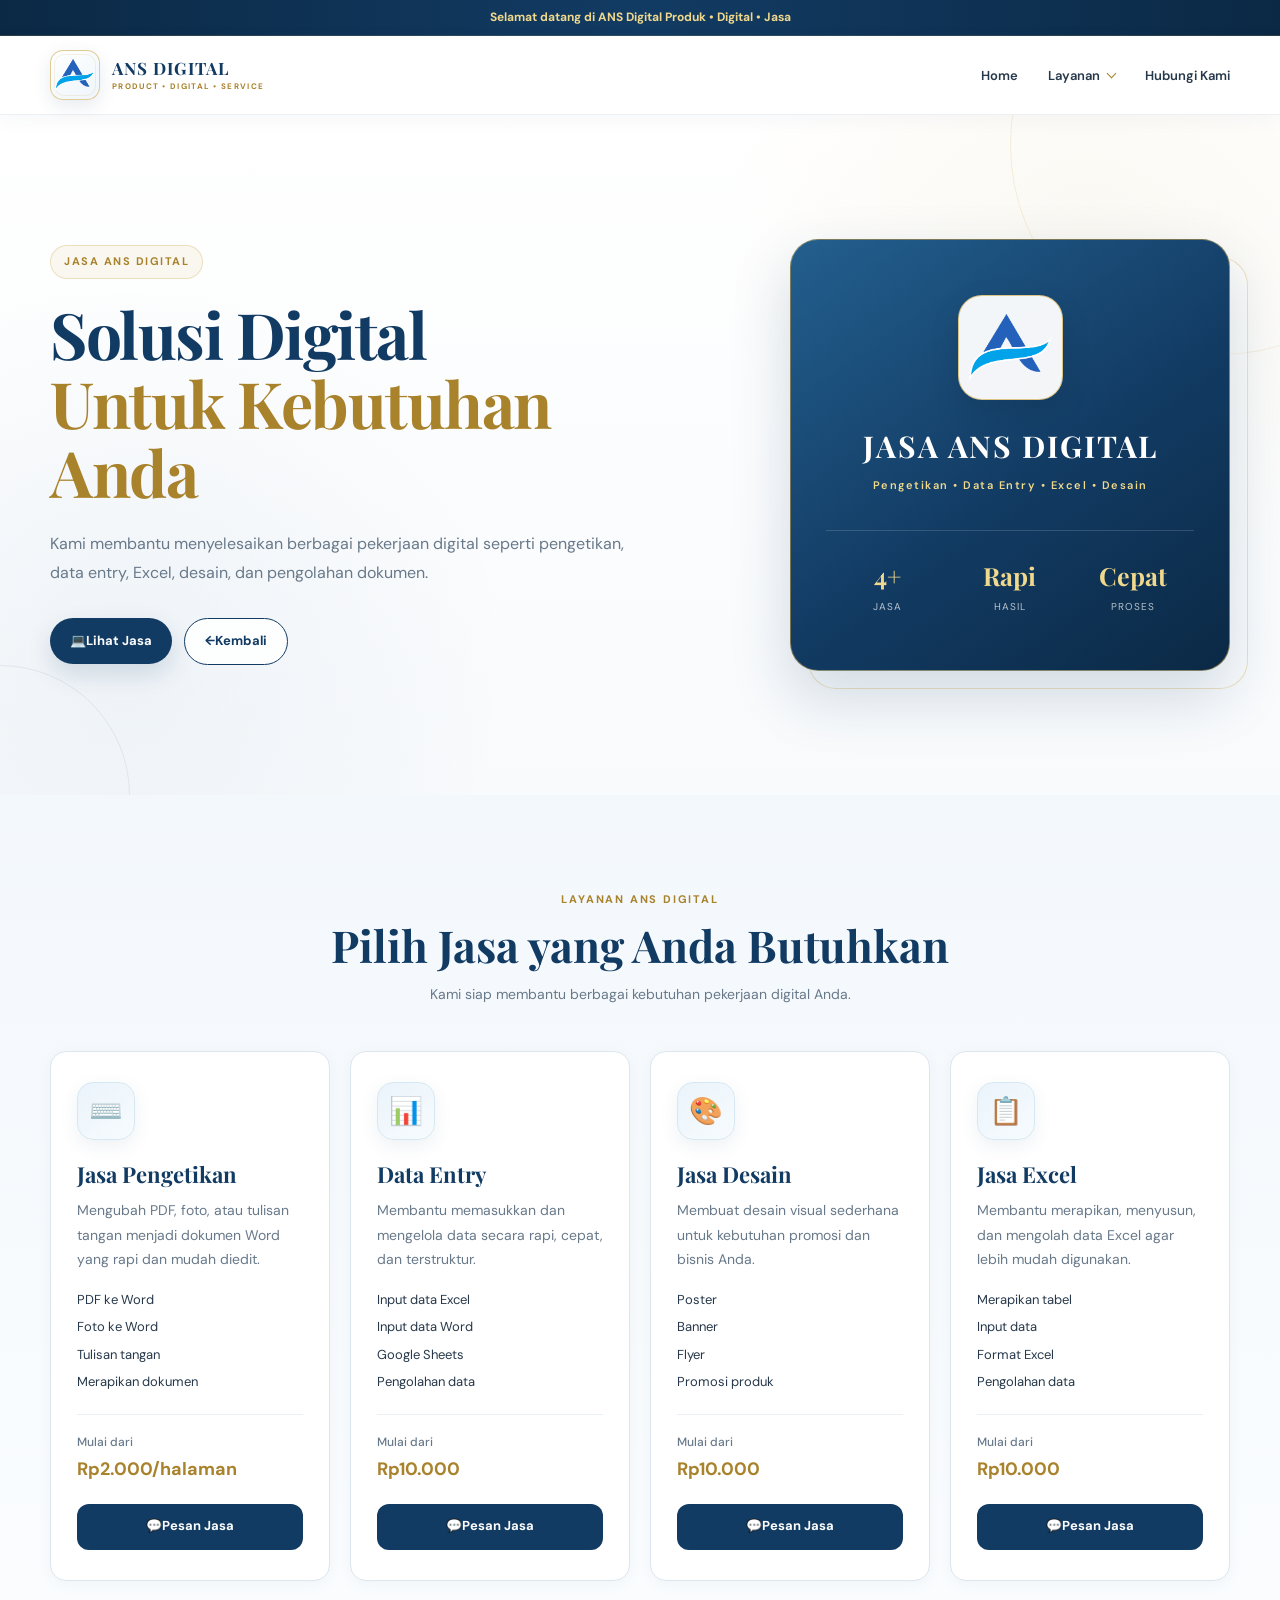
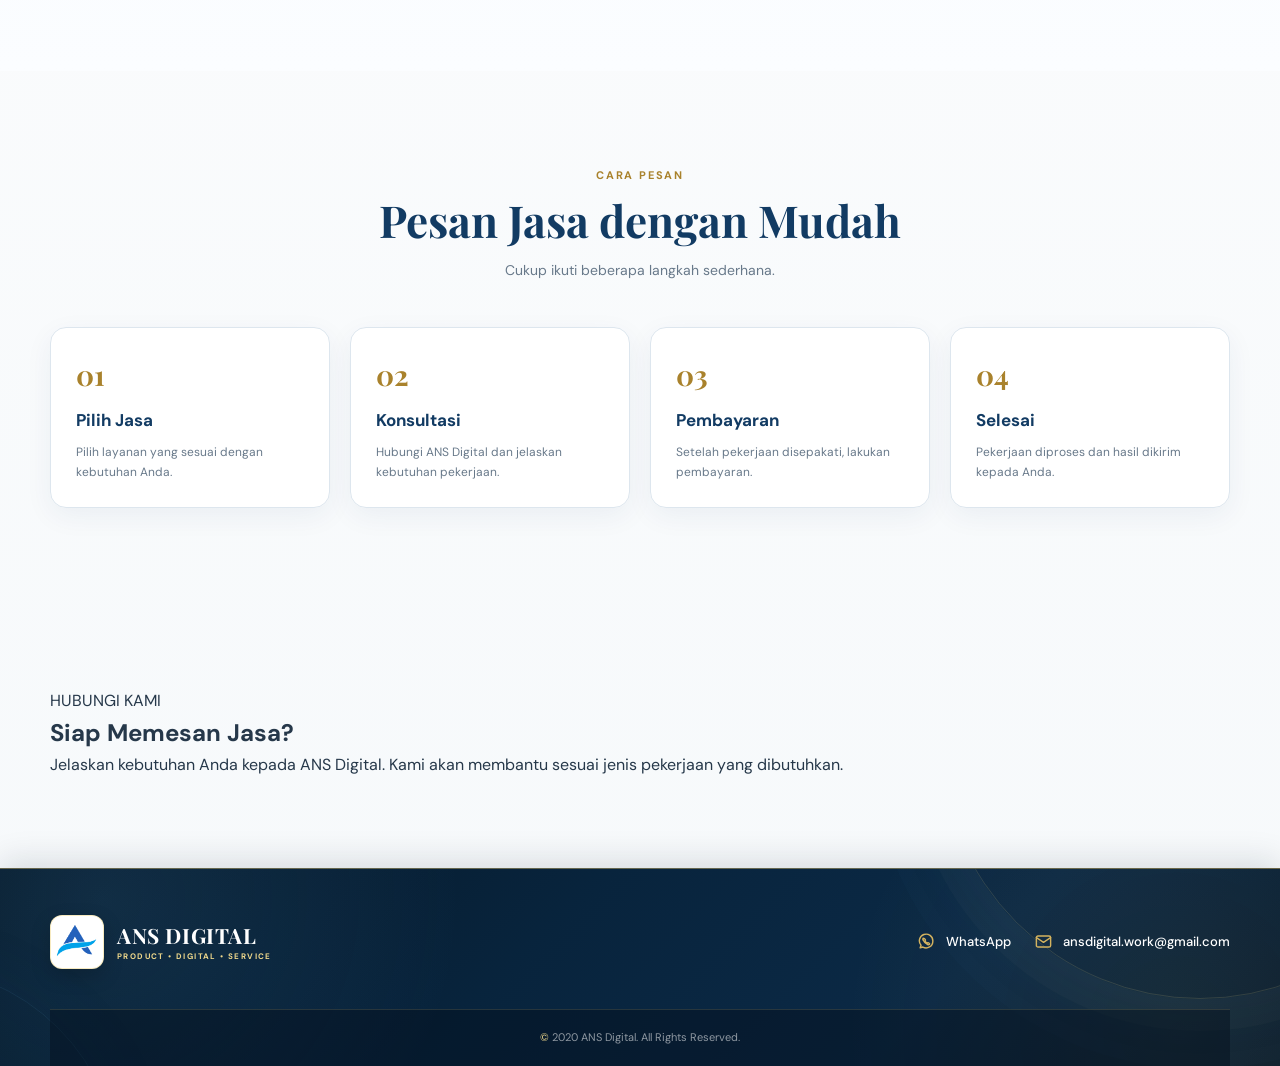
<file: jasa.html>
<!DOCTYPE html>
<html lang="id">

<head>
    <!-- =====================================================
         BASIC META
    ====================================================== -->

    <meta charset="UTF-8">

    <meta
        name="viewport"
        content="width=device-width, initial-scale=1.0"
    >

    <meta
        name="description"
        content="Jasa ANS Digital menyediakan jasa pengetikan, data entry, desain, Excel, dan pengolahan dokumen."
    >

    <meta
        name="theme-color"
        content="#123B63"
    >

    <title>Jasa ANS Digital | Pengetikan, Excel &amp; Data Entry</title>


    <!-- =====================================================
         STYLESHEET
    ====================================================== -->

    <link
        rel="stylesheet"
        href="style.css"
    >
</head>


<body>

    <!-- =====================================================
         TOP BAR
    ====================================================== -->

    <div class="top-bar">
        <div class="container top-bar-inner">

            <span>
                Selamat datang di ANS Digital
            </span>

            <span>
                Produk • Digital • Jasa
            </span>

        </div>
    </div>


    <!-- =====================================================
         HEADER
    ====================================================== -->

    <header class="header">

        <div class="container navbar">

            <!-- LOGO -->

            <a
                href="index.html"
                class="logo"
                aria-label="ANS Digital - Beranda"
            >

                <div class="logo-box">
                    <img
                        src="image/logo/Logo.png"
                        alt="Logo ANS Digital"
                    >
                </div>

                <div class="logo-text">

                    <strong>
                        ANS DIGITAL
                    </strong>

                    <small>
                        PRODUCT • DIGITAL • SERVICE
                    </small>

                </div>

            </a>


            <!-- MOBILE MENU -->

            <button
                type="button"
                class="menu-toggle"
                id="menuToggle"
                aria-label="Buka menu navigasi"
                aria-expanded="false"
                aria-controls="mainMenu"
            >

                <span></span>
                <span></span>
                <span></span>

            </button>


            <!-- NAVIGATION -->

            <nav
                class="menu"
                id="mainMenu"
                aria-label="Navigasi utama"
            >

                <!-- HOME -->

                <a
                    href="index.html"
                    class="menu-link"
                >
                    <span>Home</span>
                </a>


                <!-- LAYANAN -->

                <div class="menu-dropdown">

                    <button
                        type="button"
                        class="menu-dropdown-toggle"
                        aria-expanded="false"
                        aria-haspopup="true"
                    >

                        <span>
                            Layanan
                        </span>

                        <span
                            class="menu-arrow"
                            aria-hidden="true"
                        ></span>

                    </button>


                    <div class="menu-dropdown-list">

                        <!-- ANS HADROH -->

                        <a
                            href="hadroh.html"
                            class="menu-dropdown-item"
                        >

                            <span
                                class="menu-icon"
                                aria-hidden="true"
                            >
                                🛒
                            </span>

                            <span>
                                ANS Hadroh
                            </span>

                        </a>


                        <!-- PRODUK DIGITAL -->

                        <a
                            href="digital.html"
                            class="menu-dropdown-item"
                        >

                            <span
                                class="menu-icon"
                                aria-hidden="true"
                            >
                                📚
                            </span>

                            <span>
                                Produk Digital
                            </span>

                        </a>


                        <!-- JASA DIGITAL -->

                        <a
                            href="jasa.html"
                            class="menu-dropdown-item"
                            aria-current="page"
                        >

                            <span
                                class="menu-icon"
                                aria-hidden="true"
                            >
                                💻
                            </span>

                            <span>
                                Jasa Digital
                            </span>

                        </a>

                    </div>

                </div>


                <!-- HUBUNGI KAMI -->

                <a
                    href="#kontak"
                    class="menu-link"
                >
                    <span>
                        Hubungi Kami
                    </span>
                </a>

            </nav>

        </div>

    </header>


    <!-- =====================================================
         MAIN CONTENT
    ====================================================== -->

    <main>

        <!-- =================================================
             HERO JASA
        ================================================== -->

        <section class="hero">

            <div class="container hero-content">

                <!-- HERO TEXT -->

                <div class="hero-text">

                    <div class="label hero-animate">
                        JASA ANS DIGITAL
                    </div>

                    <h1 class="hero-animate">
                        Solusi Digital
                        <span>
                            Untuk Kebutuhan Anda
                        </span>
                    </h1>

                    <p class="hero-animate">
                        Kami membantu menyelesaikan berbagai
                        pekerjaan digital seperti pengetikan,
                        data entry, Excel, desain, dan
                        pengolahan dokumen.
                    </p>


                    <!-- HERO BUTTON -->

                    <div class="hero-buttons hero-animate">

                        <a
                            href="#jasa"
                            class="btn btn-primary"
                        >
                            <span aria-hidden="true">
                                💻
                            </span>

                            Lihat Jasa
                        </a>


                        <a
                            href="index.html"
                            class="btn btn-outline"
                        >
                            <span aria-hidden="true">
                                ←
                            </span>

                            Kembali
                        </a>

                    </div>

                </div>


                <!-- HERO CARD -->

                <div
                    class="hero-card hero-card-animate"
                    aria-label="Jasa ANS Digital"
                >

                    <div class="hero-card-inner">

                        <div class="hero-logo">

                            <img
                                src="image/logo/Logo.png"
                                alt="Logo ANS Digital"
                            >

                        </div>

                        <h2>
                            JASA ANS DIGITAL
                        </h2>

                        <p>
                            Pengetikan • Data Entry • Excel • Desain
                        </p>


                        <div class="hero-mini">

                            <div>
                                <strong>
                                    4+
                                </strong>

                                <small>
                                    Jasa
                                </small>
                            </div>


                            <div>
                                <strong>
                                    Rapi
                                </strong>

                                <small>
                                    Hasil
                                </small>
                            </div>


                            <div>
                                <strong>
                                    Cepat
                                </strong>

                                <small>
                                    Proses
                                </small>
                            </div>

                        </div>

                    </div>

                </div>

            </div>

        </section>


        <!-- =================================================
             DAFTAR JASA
        ================================================== -->

        <section
            class="section gray-section"
            id="jasa"
            aria-labelledby="jasa-title"
        >

            <div class="container">

                <div class="section-title">

                    <span>
                        LAYANAN ANS DIGITAL
                    </span>

                    <h2 id="jasa-title">
                        Pilih Jasa yang Anda Butuhkan
                    </h2>

                    <p>
                        Kami siap membantu berbagai kebutuhan
                        pekerjaan digital Anda.
                    </p>

                </div>


                <div class="service-grid">

                    <!-- =================================================
                         JASA PENGETIKAN
                    ================================================== -->

                    <article class="service-card">

                        <div
                            class="service-icon"
                            aria-hidden="true"
                        >
                            ⌨️
                        </div>

                        <h3>
                            Jasa Pengetikan
                        </h3>

                        <p>
                            Mengubah PDF, foto, atau tulisan tangan
                            menjadi dokumen Word yang rapi dan mudah
                            diedit.
                        </p>

                        <ul class="service-features">

                            <li>
                                PDF ke Word
                            </li>

                            <li>
                                Foto ke Word
                            </li>

                            <li>
                                Tulisan tangan
                            </li>

                            <li>
                                Merapikan dokumen
                            </li>

                        </ul>

                        <div class="service-price">

                            <span>
                                Mulai dari
                            </span>

                            <strong>
                                Rp2.000/halaman
                            </strong>

                        </div>

                        <a
                            href="#kontak"
                            class="service-button"
                        >
                            <span aria-hidden="true">
                                💬
                            </span>

                            Pesan Jasa
                        </a>

                    </article>


                    <!-- =================================================
                         DATA ENTRY
                    ================================================== -->

                    <article class="service-card">

                        <div
                            class="service-icon"
                            aria-hidden="true"
                        >
                            📊
                        </div>

                        <h3>
                            Data Entry
                        </h3>

                        <p>
                            Membantu memasukkan dan mengelola
                            data secara rapi, cepat, dan terstruktur.
                        </p>

                        <ul class="service-features">

                            <li>
                                Input data Excel
                            </li>

                            <li>
                                Input data Word
                            </li>

                            <li>
                                Google Sheets
                            </li>

                            <li>
                                Pengolahan data
                            </li>

                        </ul>

                        <div class="service-price">

                            <span>
                                Mulai dari
                            </span>

                            <strong>
                                Rp10.000
                            </strong>

                        </div>

                        <a
                            href="#kontak"
                            class="service-button"
                        >
                            <span aria-hidden="true">
                                💬
                            </span>

                            Pesan Jasa
                        </a>

                    </article>


                    <!-- =================================================
                         JASA DESAIN
                    ================================================== -->

                    <article class="service-card">

                        <div
                            class="service-icon"
                            aria-hidden="true"
                        >
                            🎨
                        </div>

                        <h3>
                            Jasa Desain
                        </h3>

                        <p>
                            Membuat desain visual sederhana untuk
                            kebutuhan promosi dan bisnis Anda.
                        </p>

                        <ul class="service-features">

                            <li>
                                Poster
                            </li>

                            <li>
                                Banner
                            </li>

                            <li>
                                Flyer
                            </li>

                            <li>
                                Promosi produk
                            </li>

                        </ul>

                        <div class="service-price">

                            <span>
                                Mulai dari
                            </span>

                            <strong>
                                Rp10.000
                            </strong>

                        </div>

                        <a
                            href="#kontak"
                            class="service-button"
                        >
                            <span aria-hidden="true">
                                💬
                            </span>

                            Pesan Jasa
                        </a>

                    </article>


                    <!-- =================================================
                         JASA EXCEL
                    ================================================== -->

                    <article class="service-card">

                        <div
                            class="service-icon"
                            aria-hidden="true"
                        >
                            📋
                        </div>

                        <h3>
                            Jasa Excel
                        </h3>

                        <p>
                            Membantu merapikan, menyusun, dan
                            mengolah data Excel agar lebih mudah
                            digunakan.
                        </p>

                        <ul class="service-features">

                            <li>
                                Merapikan tabel
                            </li>

                            <li>
                                Input data
                            </li>

                            <li>
                                Format Excel
                            </li>

                            <li>
                                Pengolahan data
                            </li>

                        </ul>

                        <div class="service-price">

                            <span>
                                Mulai dari
                            </span>

                            <strong>
                                Rp10.000
                            </strong>

                        </div>

                        <a
                            href="#kontak"
                            class="service-button"
                        >
                            <span aria-hidden="true">
                                💬
                            </span>

                            Pesan Jasa
                        </a>

                    </article>

                </div>

            </div>

        </section>


        <!-- =================================================
             CARA PEMESANAN
        ================================================== -->

        <section
            class="section"
            id="cara-pesan"
            aria-labelledby="cara-pesan-title"
        >

            <div class="container">

                <div class="section-title">

                    <span>
                        CARA PESAN
                    </span>

                    <h2 id="cara-pesan-title">
                        Pesan Jasa dengan Mudah
                    </h2>

                    <p>
                        Cukup ikuti beberapa langkah sederhana.
                    </p>

                </div>


                <div class="steps">

                    <!-- STEP 01 -->

                    <div class="step">

                        <div class="step-number">
                            01
                        </div>

                        <h3>
                            Pilih Jasa
                        </h3>

                        <p>
                            Pilih layanan yang sesuai
                            dengan kebutuhan Anda.
                        </p>

                    </div>


                    <!-- STEP 02 -->

                    <div class="step">

                        <div class="step-number">
                            02
                        </div>

                        <h3>
                            Konsultasi
                        </h3>

                        <p>
                            Hubungi ANS Digital dan
                            jelaskan kebutuhan pekerjaan.
                        </p>

                    </div>


                    <!-- STEP 03 -->

                    <div class="step">

                        <div class="step-number">
                            03
                        </div>

                        <h3>
                            Pembayaran
                        </h3>

                        <p>
                            Setelah pekerjaan disepakati,
                            lakukan pembayaran.
                        </p>

                    </div>


                    <!-- STEP 04 -->

                    <div class="step">

                        <div class="step-number">
                            04
                        </div>

                        <h3>
                            Selesai
                        </h3>

                        <p>
                            Pekerjaan diproses dan
                            hasil dikirim kepada Anda.
                        </p>

                    </div>

                </div>

            </div>

        </section>


        <!-- =================================================
             KONTAK
        ================================================== -->

        <section
            class="section"
            id="kontak"
            aria-labelledby="kontak-title"
        >

            <div class="container">

                <div class="contact-box">

                    <!-- CONTACT INFO -->

                    <div class="contact-info">

                        <span>
                            HUBUNGI KAMI
                        </span>

                        <h2 id="kontak-title">
                            Siap Memesan Jasa?
                        </h2>

                        <p>
                            Jelaskan kebutuhan Anda kepada
                            ANS Digital. Kami akan membantu
                            sesuai jenis pekerjaan yang dibutuhkan.
                        </p>

                    </div>


                </div>

            </div>

        </section>

    </main>


    <!-- =====================================================
         FOOTER
    ====================================================== -->

    <footer class="footer">

        <div class="container">

            <div class="footer-simple">

                <!-- FOOTER BRAND -->

                <div class="footer-simple-brand">

                    <a
                        href="index.html"
                        class="footer-logo"
                        aria-label="ANS Digital - Beranda"
                    >

                        <span class="footer-logo-image">

                            <img
                                src="image/logo/Logo.png"
                                alt="Logo ANS Digital"
                            >

                        </span>

                        <span class="footer-logo-text">

                            <strong>
                                ANS DIGITAL
                            </strong>

                            <small>
                                PRODUCT • DIGITAL • SERVICE
                            </small>

                        </span>

                    </a>

                </div>


                <!-- FOOTER CONTACT -->

                <div class="footer-simple-contact">

                    <a
                        href="https://wa.me/6289504662800"
                        class="footer-contact-item"
                        target="_blank"
                        rel="noopener noreferrer"
                    >

                        <span
                            class="footer-contact-icon"
                            aria-hidden="true"
                        >

                            <svg
                                viewBox="0 0 24 24"
                                xmlns="http://www.w3.org/2000/svg"
                                focusable="false"
                            >

                                <path
                                    d="M20 11.5A8.5 8.5 0 0 1 7.4 19L4 20l1.1-3.2A8.5 8.5 0 1 1 20 11.5Z"
                                />

                                <path
                                    d="M8.5 8.5c.3-.5.7-.5 1-.1l1 1.3c.2.3.2.6 0 .9l-.5.6c.7 1.2 1.7 2.2 2.9 2.9l.6-.5c.3-.2.6-.2.9 0l1.3 1c.4.3.4.7-.1 1-.6.4-1.4.5-2.1.2-2.7-1.1-4.8-3.2-5.9-5.9-.3-.7-.2-1.5.2-2.1Z"
                                />

                            </svg>

                        </span>

                        <span>
                            WhatsApp
                        </span>

                    </a>


                    <a
                        href="mailto:ansdigital.work@gmail.com"
                        class="footer-contact-item"
                    >

                        <span
                            class="footer-contact-icon"
                            aria-hidden="true"
                        >

                            <svg
                                viewBox="0 0 24 24"
                                xmlns="http://www.w3.org/2000/svg"
                                focusable="false"
                            >

                                <rect
                                    x="3"
                                    y="5"
                                    width="18"
                                    height="14"
                                    rx="2"
                                />

                                <path
                                    d="M3 7L12 13L21 7"
                                />

                            </svg>

                        </span>

                        <span>
                            ansdigital.work@gmail.com
                        </span>

                    </a>

                </div>

            </div>


            <!-- FOOTER BOTTOM -->

            <div class="footer-bottom">

                <div class="footer-bottom-inner">

                    <p class="footer-copyright">
                        © 2020 ANS Digital. All Rights Reserved.
                    </p>

                </div>

            </div>

        </div>

    </footer>


    <!-- =====================================================
         JAVASCRIPT
    ====================================================== -->

    <script
        src="javascript/script.js"
        defer
    ></script>

</body>

</html>
</file>
<file: style.css>
/* =========================================================
   ANS DIGITAL
   PROFESSIONAL BRIGHT PREMIUM
   WHITE • SOFT BLUE • NAVY • CHAMPAGNE GOLD
   ========================================================= */

/* =========================================================
   01. GOOGLE FONT
   ========================================================= */

@import url("https://fonts.googleapis.com/css2?family=DM+Sans:wght@400;500;600;700&family=Playfair+Display:wght@500;600;700&display=swap");

/* =========================================================
   02. ROOT / VARIABLES
   ========================================================= */

:root {
    /* =====================================================
       ANS DIGITAL
       PROFESSIONAL BRIGHT PREMIUM
       ===================================================== */

    /* PRIMARY */
    --primary: #123B63;
    --primary-dark: #0B2945;
    --primary-light: #2B6A9B;

    /* CHAMPAGNE GOLD */
    --gold: #D4B35F;
    --gold-light: #F0D98C;
    --gold-dark: #A9822C;

    /* TEXT */
    --text: #26384A;
    --text-dark: #172B3F;
    --muted: #68798A;

    /* BASIC */
    --white: #FFFFFF;

    /* BACKGROUND */
    --background: #F8FAFC;
    --background-soft: #F2F6FA;
    --background-blue: #EAF2F8;

    /* BORDER */
    --border: #DDE6EE;
    --border-light: #EAF0F5;

    /* STATUS */
    --success: #287A59;

    /* SHADOW */
    --shadow:
        0 8px 28px rgba(18, 59, 99, 0.06);

    --shadow-hover:
        0 16px 40px rgba(18, 59, 99, 0.11);

    --shadow-soft:
        0 4px 16px rgba(18, 59, 99, 0.045);

    /* RADIUS */
    --radius: 16px;

    /* CONTAINER */
    --container: 1180px;
}

/* =========================================================
   03. RESET / GLOBAL
   ========================================================= */

*,
*::before,
*::after {
    margin: 0;
    padding: 0;
    box-sizing: border-box;
}

/* =========================================================
   HTML
   ========================================================= */

html {
    scroll-behavior: smooth;
    scroll-padding-top: 90px;
}

/* =========================================================
   BODY
   PROFESSIONAL BRIGHT BACKGROUND
   ========================================================= */

body {
    min-height: 100vh;

    overflow-x: hidden;

    font-family:
        "DM Sans",
        Arial,
        sans-serif;

    line-height: 1.6;

    color: var(--text);

    background:
        radial-gradient(
            circle at 0% 0%,
            rgba(43, 106, 155, 0.045),
            transparent 30%
        ),

        linear-gradient(
            180deg,
            #FFFFFF 0%,
            #FBFCFD 45%,
            #F6F9FB 100%
        );

    -webkit-font-smoothing: antialiased;

    text-rendering: optimizeLegibility;
}

/* =========================================================
   POPUP STATE
   ========================================================= */

body.popup-open,
body.hadroh-popup-open {
    overflow: hidden;
}

/* =========================================================
   IMAGE
   ========================================================= */

img {
    display: block;

    max-width: 100%;

    height: auto;
}

/* =========================================================
   LINK
   ========================================================= */

a {
    color: inherit;

    text-decoration: none;
}

/* =========================================================
   FORM
   ========================================================= */

button,
input,
textarea,
select {
    font: inherit;
}

/* =========================================================
   BUTTON
   ========================================================= */

button {
    border: 0;

    cursor: pointer;
}

/* =========================================================
   CONTAINER
   ========================================================= */

.container {
    width: min(
        var(--container),
        calc(100% - 40px)
    );

    margin-inline: auto;
}

/* =========================================================
   04. TOP BAR
   PROFESSIONAL NAVY
   ========================================================= */

.top-bar {
    min-height: 36px;

    padding:
        7px 20px;

    display: flex;

    align-items: center;

    justify-content: center;

    gap: 10px;

    background:
        linear-gradient(
            90deg,
            #0B2945 0%,
            #123B63 50%,
            #0B2945 100%
        );

    color:
        rgba(
            255,
            255,
            255,
            0.92
        );

    font-size: 12px;

    font-weight: 500;

    line-height: 1.4;

    text-align: center;

    border-bottom:
        1px solid
        rgba(
            212,
            179,
            95,
            0.16
        );
}

/* =========================================================
   TOP BAR ACCENT
   ========================================================= */

.top-bar span {
    color: var(--gold-light);

    font-weight: 700;
}

/* =========================================================
   05. HEADER / NAVBAR
   ========================================================= */

.header {
    position: sticky;

    top: 0;

    z-index: 9000;

    width: 100%;

    background:
        rgba(
            255,
            255,
            255,
            0.96
        );

    border-bottom:
        1px solid
        rgba(
            18,
            59,
            99,
            0.08
        );

    backdrop-filter:
        blur(16px);

    -webkit-backdrop-filter:
        blur(16px);

    box-shadow:
        0 4px 20px
        rgba(
            18,
            59,
            99,
            0.045
        );
}

/* =========================================================
   NAVBAR
   ========================================================= */

.navbar {
    min-height: 78px;

    display: flex;

    align-items: center;

    justify-content: space-between;

    gap: 30px;
}

/* =========================================================
   HEADER HOVER / FOCUS
   ========================================================= */

.header a,
.header button {
    -webkit-tap-highlight-color: transparent;
}

/* =========================================================
   ACCESSIBILITY
   ========================================================= */

:focus-visible {
    outline:
        2px solid
        var(--gold);

    outline-offset: 3px;
}

/* =========================================================
   SELECTION
   ========================================================= */

::selection {
    background:
        rgba(
            212,
            179,
            95,
            0.25
        );

    color: var(--primary-dark);
}

/* =========================================================
   SCROLLBAR
   ========================================================= */

::-webkit-scrollbar {
    width: 8px;
}

::-webkit-scrollbar-track {
    background: #F3F6F8;
}

::-webkit-scrollbar-thumb {
    background: #B8C7D3;

    border-radius: 999px;
}

::-webkit-scrollbar-thumb:hover {
    background: var(--primary-light);
}

/* =========================================================
   RESPONSIVE
   ========================================================= */

@media (max-width: 768px) {

    .container {
        width: min(
            var(--container),
            calc(100% - 30px)
        );
    }

    .navbar {
        min-height: 70px;

        gap: 18px;
    }

    .top-bar {
        min-height: 34px;

        padding:
            6px 15px;

        font-size: 11px;
    }
}

@media (max-width: 480px) {

    .container {
        width: calc(100% - 24px);
    }

    .navbar {
        min-height: 64px;
    }

    .top-bar {
        padding:
            6px 12px;

        font-size: 10.5px;
    }
}

/* =========================================================
   06. LOGO
   ========================================================= */

.logo {
    min-width: 0;

    display: flex;
    align-items: center;

    gap: 12px;

    flex-shrink: 1;
}

.logo-box {
    position: relative;

    width: 50px;
    height: 50px;
    min-width: 50px;
    flex: 0 0 50px;

    display: flex;
    align-items: center;
    justify-content: center;

    overflow: hidden;

    border:
        1px solid rgba(212, 179, 95, 0.65);

    border-radius: 13px;

    background:
        linear-gradient(
            145deg,
            #FFFFFF,
            #EEF5FB
        );

    box-shadow:
        0 6px 18px rgba(18, 59, 99, 0.10);
}

.logo-box::before {
    content: "";

    position: absolute;
    inset: 3px;

    border:
        1px solid rgba(212, 179, 95, 0.18);

    border-radius: 10px;

    pointer-events: none;
}

.logo-box img {
    position: relative;
    z-index: 1;

    width: 100%;
    height: 100%;

    padding: 4px;

    object-fit: contain;
}

.logo-text {
    min-width: 0;

    display: flex;
    flex-direction: column;

    line-height: 1.1;
}

.logo-text strong {
    display: block;

    color: var(--primary);

    font-family: "Playfair Display", serif;

    font-size: 17px;
    font-weight: 700;

    letter-spacing: 1px;

    white-space: nowrap;
}

.logo-text small {
    display: block;

    margin-top: 4px;

    color: var(--gold-dark);

    font-size: 8px;
    font-weight: 700;

    letter-spacing: 1.3px;

    white-space: nowrap;
}

/* =========================================================
   07. MAIN MENU
   HOME • LAYANAN • HUBUNGI KAMI
   PROFESSIONAL PREMIUM NAVIGATION
   ========================================================= */

.menu {
    display: flex;
    align-items: center;

    gap: 30px;

    margin-left: auto;
}

/* =========================================================
   MENU LINK UTAMA
   ========================================================= */

.menu > a {
    position: relative;

    display: inline-flex;
    align-items: center;

    min-height: 42px;

    padding: 8px 0;

    color: var(--text);

    font-size: 13px;
    font-weight: 600;

    line-height: 1;

    text-decoration: none;

    white-space: nowrap;

    transition:
        color 0.25s ease;
}

/* =========================================================
   GARIS EMAS MENU UTAMA
   ========================================================= */

.menu > a::after {
    content: "";

    position: absolute;

    left: 0;
    bottom: 2px;

    width: 0;
    height: 2px;

    border-radius: 999px;

    background:
        linear-gradient(
            90deg,
            var(--gold-dark),
            var(--gold)
        );

    transition:
        width 0.3s ease;
}

.menu > a:hover {
    color: var(--primary);
}

.menu > a:hover::after {
    width: 100%;
}

/* =========================================================
   07. MAIN MENU / NAVIGATION
   PROFESSIONAL • BRIGHT • PREMIUM
   ========================================================= */

/* =========================================================
   MENU UTAMA
   ========================================================= */

.menu {
    display: flex;
    align-items: center;

    gap: 30px;

    margin-left: auto;
}

/* =========================================================
   LINK MENU UTAMA
   HOME • HUBUNGI KAMI
   ========================================================= */

.menu > a {
    position: relative;

    display: inline-flex;
    align-items: center;

    min-height: 42px;

    padding: 8px 0;

    color: var(--text);

    font-size: 13px;
    font-weight: 600;

    line-height: 1;

    white-space: nowrap;

    text-decoration: none;

    transition:
        color 0.25s ease;
}

/* GARIS BAWAH */

.menu > a::after {
    content: "";

    position: absolute;

    left: 0;
    bottom: 2px;

    width: 0;
    height: 2px;

    border-radius: 999px;

    background:
        linear-gradient(
            90deg,
            var(--gold-dark),
            var(--gold)
        );

    transition:
        width 0.3s ease;
}

/* HOVER */

.menu > a:hover {
    color: var(--primary);
}

.menu > a:hover::after {
    width: 100%;
}

/* =========================================================
   DROPDOWN LAYANAN
   ANS DIGITAL — PROFESSIONAL BRIGHT PREMIUM
   ========================================================= */

/* =========================================================
   01. CONTAINER DROPDOWN
   ========================================================= */

.menu-dropdown {
    position: relative;

    display: flex;
    align-items: center;

    height: 100%;

    z-index: 10000;
}

/* =========================================================
   02. TOMBOL LAYANAN
   ========================================================= */

.menu-dropdown-toggle {
    position: relative;

    display: inline-flex;
    align-items: center;
    justify-content: center;

    gap: 8px;

    min-height: 42px;

    padding: 8px 0;

    border: 0;
    outline: none;

    background: transparent;

    color: var(--text);

    font-family: inherit;
    font-size: 13px;
    font-weight: 600;

    line-height: 1;

    white-space: nowrap;

    cursor: pointer;

    -webkit-appearance: none;
    appearance: none;

    transition:
        color 0.25s ease;
}

/* =========================================================
   03. HOVER TOMBOL
   ========================================================= */

.menu-dropdown-toggle:hover {
    color: var(--primary);
}

/* =========================================================
   04. GARIS BAWAH EMAS
   ========================================================= */

.menu-dropdown-toggle::after {
    content: "";

    position: absolute;

    left: 0;
    bottom: 2px;

    width: 0;
    height: 2px;

    border-radius: 999px;

    background: linear-gradient(
        90deg,
        var(--gold-dark),
        var(--gold)
    );

    transition:
        width 0.3s ease;
}

/* Aktif / hover */

.menu-dropdown:hover .menu-dropdown-toggle::after,
.menu-dropdown.active .menu-dropdown-toggle::after {
    width: 100%;
}

/* =========================================================
   05. CHEVRON / PANAH
   ========================================================= */

.menu-arrow {
    display: inline-block;

    width: 7px;
    height: 7px;

    flex: 0 0 7px;

    margin-top: -3px;

    border-right: 1.6px solid currentColor;
    border-bottom: 1.6px solid currentColor;

    color: var(--gold-dark);

    transform: rotate(45deg);
    transform-origin: center;

    transition:
        transform 0.25s ease,
        color 0.25s ease,
        margin-top 0.25s ease;
}

/* Hover */

.menu-dropdown:hover .menu-arrow {
    color: var(--primary);
}

/* Aktif */

.menu-dropdown.active .menu-arrow {
    margin-top: 3px;

    color: var(--primary);

    transform: rotate(225deg);
}

/* =========================================================
   06. DROPDOWN BOX
   ========================================================= */

.menu-dropdown-list {
    position: absolute;

    /*
       Jarak dibuat sangat kecil agar
       mouse mudah berpindah dari tombol
       ke dropdown.
    */
    top: calc(100% + 2px);

    left: 50%;

    width: 230px;

    box-sizing: border-box;

    padding: 9px;

    background: rgba(255, 255, 255, 0.98);

    border: 1px solid var(--border);

    border-radius: 15px;

    box-shadow:
        0 18px 45px rgba(18, 59, 99, 0.14);

    opacity: 0;
    visibility: hidden;

    pointer-events: none;

    transform:
        translateX(-50%)
        translateY(-6px);

    transition:
        opacity 0.20s ease,
        visibility 0.20s ease,
        transform 0.20s ease;

    z-index: 99999;
}

/* =========================================================
   07. AREA PENGHUBUNG
   =========================================================

   Area transparan di atas dropdown membantu
   mouse berpindah dari tombol Layanan
   ke dropdown tanpa membuat hover terputus.

   PENTING:
   pointer-events harus none agar tidak
   menghalangi klik item dropdown.
   ========================================================= */

.menu-dropdown-list::after {
    content: "";

    position: absolute;

    top: -16px;
    left: -10px;
    right: -10px;

    height: 18px;

    background: transparent;

    pointer-events: none;
}

/* =========================================================
   08. SEGITIGA / POINTER DROPDOWN
   ========================================================= */

.menu-dropdown-list::before {
    content: "";

    position: absolute;

    top: -6px;
    left: 50%;

    width: 12px;
    height: 12px;

    box-sizing: border-box;

    background: var(--white);

    border-left: 1px solid var(--border);
    border-top: 1px solid var(--border);

    transform:
        translateX(-50%)
        rotate(45deg);

    z-index: 0;

    pointer-events: none;
}

/* =========================================================
   09. DROPDOWN TERBUKA
   ========================================================= */

.menu-dropdown:hover .menu-dropdown-list,
.menu-dropdown.active .menu-dropdown-list {
    opacity: 1;

    visibility: visible;

    pointer-events: auto;

    transform:
        translateX(-50%)
        translateY(0);
}

/* =========================================================
   10. ITEM DROPDOWN
   ========================================================= */

.menu-dropdown-list a {
    position: relative;

    z-index: 2;

    display: flex;
    align-items: center;

    width: 100%;
    min-height: 58px;

    box-sizing: border-box;

    gap: 12px;

    padding: 10px 12px;

    border-radius: 10px;

    color: var(--text);

    font-size: 13px;
    font-weight: 600;

    line-height: 1.3;

    text-decoration: none;

    cursor: pointer;

    pointer-events: auto;

    transition:
        background-color 0.20s ease,
        color 0.20s ease,
        transform 0.20s ease;
}

/* =========================================================
   11. ITEM + ITEM
   ========================================================= */

.menu-dropdown-list a + a {
    margin-top: 3px;
}

/* =========================================================
   12. HILANGKAN GARIS BAWAH LINK
   ========================================================= */

.menu-dropdown-list a::after {
    display: none !important;
}

/* =========================================================
   13. HOVER ITEM
   ========================================================= */

.menu-dropdown-list a:hover {
    background: linear-gradient(
        135deg,
        var(--background-blue),
        #FFFFFF
    );

    color: var(--primary);

    transform: translateX(3px);
}

/* =========================================================
   14. ICON DROPDOWN
   ========================================================= */

.menu-dropdown-list .menu-icon {
    position: relative;

    display: inline-flex;
    align-items: center;
    justify-content: center;

    width: 34px;
    height: 34px;

    min-width: 34px;

    flex: 0 0 34px;

    box-sizing: border-box;

    border-radius: 9px;

    background: var(--background-blue);

    color: var(--primary);

    font-size: 16px;

    overflow: hidden;

    pointer-events: none;

    transition:
        background-color 0.20s ease,
        color 0.20s ease,
        transform 0.20s ease,
        box-shadow 0.20s ease;
}

/* =========================================================
   15. SVG ICON
   ========================================================= */

.menu-dropdown-list .menu-icon svg {
    display: block;

    width: 18px;
    height: 18px;

    min-width: 18px;
    min-height: 18px;

    fill: none !important;

    stroke: currentColor !important;

    stroke-width: 1.7;

    stroke-linecap: round;
    stroke-linejoin: round;

    opacity: 1;
    visibility: visible;

    overflow: visible;

    pointer-events: none;

    transition:
        transform 0.20s ease,
        color 0.20s ease;
}

/* =========================================================
   16. ICON KERANJANG ANS HADROH
   ========================================================= */

.menu-dropdown-list .cart-icon {
    color: var(--primary);
}

/* Ukuran icon keranjang */

.menu-dropdown-list .cart-icon svg {
    width: 20px;
    height: 20px;
}

/* Roda keranjang */

.menu-dropdown-list .cart-icon svg circle {
    fill: currentColor !important;

    stroke: none !important;
}

/* =========================================================
   17. HOVER ICON
   ========================================================= */

.menu-dropdown-list a:hover .menu-icon {
    background: rgba(212, 179, 95, 0.18);

    color: var(--gold-dark);

    transform: scale(1.05);

    box-shadow:
        0 4px 10px rgba(18, 59, 99, 0.08);
}

.menu-dropdown-list a:hover .menu-icon svg {
    transform: scale(1.06);
}

/* =========================================================
   18. TEKS ITEM DROPDOWN
   ========================================================= */

.menu-dropdown-list a > span:last-child {
    display: inline-flex;
    align-items: center;

    min-width: 0;

    color: inherit;

    line-height: 1.4;
}

/* =========================================================
   19. KHUSUS JASA DIGITAL
   ========================================================= */

.menu-dropdown-list .jasa-digital-link {
    position: relative;

    z-index: 10;

    cursor: pointer;

    pointer-events: auto;
}

/*
   Icon dan teks tidak mengambil event klik.
   Event tetap diterima oleh <a>.
*/

.menu-dropdown-list .jasa-digital-link span,
.menu-dropdown-list .jasa-digital-link svg {
    pointer-events: none;
}

/* =========================================================
   20. NAVIGATION BUTTON
   ========================================================= */

.nav-button {
    display: inline-flex;
    align-items: center;
    justify-content: center;

    min-height: 40px;

    padding: 11px 18px;

    border: 1px solid var(--primary);

    border-radius: 999px;

    background: var(--primary);

    color: var(--white);

    font-size: 12px;
    font-weight: 700;

    line-height: 1;

    text-decoration: none;

    white-space: nowrap;

    box-shadow:
        0 7px 18px rgba(18, 59, 99, 0.12);

    transition:
        background-color 0.25s ease,
        color 0.25s ease,
        transform 0.25s ease,
        box-shadow 0.25s ease;
}

/* Hover button */

.nav-button:hover {
    background: var(--primary-light);

    color: var(--white);

    transform: translateY(-2px);

    box-shadow:
        0 10px 24px rgba(18, 59, 99, 0.18);
}

/* =========================================================
   21. KEYBOARD ACCESSIBILITY
   ========================================================= */

.menu > a:focus-visible,
.menu-dropdown-toggle:focus-visible,
.menu-dropdown-list a:focus-visible,
.nav-button:focus-visible {
    outline: 2px solid var(--gold);

    outline-offset: 4px;
}

/* =========================================================
   22. RESPONSIVE
   ========================================================= */

@media (max-width: 768px) {

    .menu {
        gap: 18px;
    }

    .menu-dropdown-list {
        width: 220px;
    }

}

/* =========================================================
   08. HERO
   PROFESSIONAL BRIGHT PREMIUM
   ========================================================= */

.hero {
    position: relative;

    min-height: 680px;

    display: flex;

    align-items: center;

    overflow: hidden;

    background:
        radial-gradient(
            circle at 85% 20%,
            rgba(212, 179, 95, 0.08),
            transparent 30%
        ),

        radial-gradient(
            circle at 10% 80%,
            rgba(43, 106, 155, 0.055),
            transparent 30%
        ),

        linear-gradient(
            180deg,
            #FFFFFF 0%,
            #F8FAFC 100%
        );
}

.hero::before,
.hero::after {
    content: "";

    position: absolute;

    border-radius: 50%;

    pointer-events: none;

    animation:
        heroCircleFloat
        8s ease-in-out infinite;
}

.hero::before {
    width: 420px;
    height: 420px;

    top: -180px;
    right: -150px;

    border:
        1px solid rgba(212, 179, 95, 0.20);
}

.hero::after {
    width: 260px;
    height: 260px;

    left: -130px;
    bottom: -130px;

    border:
        1px solid rgba(18, 59, 99, 0.08);

    animation-name:
        heroCircleFloatReverse;
}

/* =========================================================
   10. HERO CONTENT
   ========================================================= */

.hero-content {
    position: relative;
    z-index: 2;

    display: grid;

    grid-template-columns:
        minmax(0, 1.1fr)
        minmax(350px, 0.9fr);

    align-items: center;

    gap: 80px;

    padding: 90px 0;
}

.hero-text {
    max-width: 650px;
}

/* =========================================================
   11. HERO LABEL
   ========================================================= */

.label {
    display: inline-flex;
    align-items: center;

    gap: 8px;

    margin-bottom: 20px;

    padding: 7px 13px;

    border:
        1px solid rgba(212, 179, 95, 0.35);

    border-radius: 999px;

    background:
        rgba(212, 179, 95, 0.09);

    color:
        var(--gold-dark);

    font-size: 11px;
    font-weight: 700;

    letter-spacing: 1.5px;
}

/* =========================================================
   12. HERO TITLE
   ========================================================= */

.hero h1 {
    max-width: 700px;

    color: var(--primary);

    font-family:
        "Playfair Display",
        serif;

    font-size:
        clamp(42px, 5vw, 68px);

    line-height: 1.08;

    letter-spacing: -1.5px;
}

.hero h1 span {
    display: block;

    color:
        var(--gold-dark);
}

.hero-text > p {
    max-width: 590px;

    margin-top: 24px;

    color:
        var(--muted);

    font-size: 16px;

    line-height: 1.8;
}

/* =========================================================
   13. HERO BUTTONS
   ========================================================= */

.hero-buttons {
    display: flex;
    align-items: center;

    gap: 12px;

    margin-top: 30px;
}

.btn {
    position: relative;

    min-height: 46px;

    display: inline-flex;
    align-items: center;
    justify-content: center;

    padding: 12px 20px;

    border-radius: 999px;

    font-size: 13px;
    font-weight: 700;

    cursor: pointer;

    transition:
        transform 0.25s ease,
        background-color 0.25s ease,
        color 0.25s ease,
        border-color 0.25s ease,
        box-shadow 0.25s ease;
}

.btn:hover {
    transform:
        translateY(-2px);
}

/* Primary */

.btn-primary {
    background:
        var(--primary);

    color:
        var(--white);

    box-shadow:
        0 10px 25px rgba(18, 59, 99, 0.15);
}

.btn-primary:hover {
    background:
        var(--primary-light);

    box-shadow:
        0 14px 30px rgba(18, 59, 99, 0.18);
}

/* Outline */

.btn-outline {
    border:
        1px solid var(--primary);

    background:
        rgba(255, 255, 255, 0.85);

    color:
        var(--primary);
}

.btn-outline:hover {
    background:
        var(--primary);

    color:
        var(--white);
}

/* =========================================================
   14. HERO CARD
   ========================================================= */

.hero-card {
    position: relative;

    width: 100%;
    max-width: 440px;

    justify-self: end;
}

.hero-card::before {
    content: "";

    position: absolute;

    inset:
        18px
        -18px
        -18px
        18px;

    z-index: -1;

    border:
        1px solid rgba(212, 179, 95, 0.38);

    border-radius: 28px;

    background:
        rgba(255, 255, 255, 0.35);
}

.hero-card-inner {
    position: relative;

    padding: 55px 35px;

    text-align: center;

    border:
        1px solid rgba(212, 179, 95, 0.55);

    border-radius: 28px;

    background:
        linear-gradient(
            145deg,
            #235F8E 0%,
            #123B63 55%,
            #0B2945 100%
        );

    box-shadow:
        0 25px 60px rgba(18, 59, 99, 0.18);

    transition:
        transform 0.4s ease;
}

.hero-card:hover
.hero-card-inner {
    transform:
        translateY(-5px);
}

/* =========================================================
   15. HERO LOGO
   ========================================================= */

.hero-logo {
    width: 105px;
    height: 105px;

    margin:
        0 auto 22px;

    padding: 10px;

    display: flex;
    align-items: center;
    justify-content: center;

    border:
        1px solid rgba(212, 179, 95, 0.75);

    border-radius: 24px;

    background:
        rgba(255, 255, 255, 0.95);

    box-shadow:
        0 10px 30px rgba(0, 0, 0, 0.10);
}

.hero-logo img {
    width: 100%;
    height: 100%;

    object-fit: contain;
}

.hero-card h2 {
    color:
        var(--white);

    font-family:
        "Playfair Display",
        serif;

    font-size: 30px;

    letter-spacing: 2px;
}

.hero-card-inner > p {
    margin-top: 7px;

    color:
        var(--gold-light);

    font-size: 11px;
    font-weight: 600;

    letter-spacing: 1.5px;
}

/* =========================================================
   16. HERO STATS
   ========================================================= */

.hero-mini {
    margin-top: 35px;

    padding-top: 25px;

    display: grid;

    grid-template-columns:
        repeat(3, 1fr);

    border-top:
        1px solid rgba(255, 255, 255, 0.15);
}

.hero-mini div {
    display: flex;
    flex-direction: column;

    gap: 3px;
}

.hero-mini strong {
    color:
        var(--gold-light);

    font-family:
        "Playfair Display",
        serif;

    font-size: 25px;
}

.hero-mini small {
    color:
        rgba(255, 255, 255, 0.70);

    font-size: 10px;

    text-transform: uppercase;

    letter-spacing: 1px;
}

/* =========================================================
   17. HERO EBOOK
   ========================================================= */

.hero-ebook-mini {
    max-width: 620px;

    margin-top: 28px;

    padding: 16px 18px;

    display: flex;
    align-items: center;

    gap: 16px;

    border:
        1px solid rgba(212, 179, 95, 0.32);

    border-radius: 16px;

    background:
        linear-gradient(
            135deg,
            #FFFFFF,
            #FFFDF7
        );

    box-shadow:
        0 10px 30px rgba(18, 59, 99, 0.06);

    transition:
        transform 0.3s ease,
        border-color 0.3s ease,
        box-shadow 0.3s ease;
}

.hero-ebook-mini:hover {
    transform:
        translateY(-4px);

    border-color:
        rgba(212, 179, 95, 0.60);

    box-shadow:
        0 16px 35px rgba(18, 59, 99, 0.09);
}

.hero-ebook-icon {
    width: 52px;
    height: 52px;
    min-width: 52px;

    display: flex;
    align-items: center;
    justify-content: center;

    border-radius: 14px;

    background:
        linear-gradient(
            145deg,
            #E4C875,
            #B58C35
        );

    font-size: 25px;

    box-shadow:
        0 7px 18px rgba(212, 179, 95, 0.20);
}

.hero-ebook-info {
    min-width: 0;
    flex: 1;
}

.hero-ebook-info > span {
    display: block;

    margin-bottom: 3px;

    color:
        var(--gold-dark);

    font-size: 9px;
    font-weight: 700;

    letter-spacing: 2px;
}

.hero-ebook-info h3 {
    color:
        var(--primary);

    font-family:
        "Playfair Display",
        serif;

    font-size: 18px;
}

.hero-ebook-info p {
    margin-top: 5px;

    color:
        var(--muted);

    font-size: 11px;

    line-height: 1.5;
}

.hero-ebook-link {
    display: inline-flex;
    align-items: center;

    gap: 6px;

    padding: 10px 15px;

    border:
        1px solid rgba(212, 179, 95, 0.50);

    border-radius: 30px;

    color:
        var(--gold-dark);

    font-size: 11px;
    font-weight: 600;

    white-space: nowrap;

    transition:
        background-color 0.25s ease,
        color 0.25s ease,
        transform 0.25s ease;
}

.hero-ebook-link:hover {
    background:
        var(--gold);

    color:
        var(--primary-dark);

    transform:
        translateY(-1px);
}

/* =========================================================
   18. HERO ANIMATION
   ========================================================= */

.hero .hero-animate {
    opacity: 0;

    transform:
        translateY(45px);

    transition:
        opacity 1.2s ease,
        transform 1.2s cubic-bezier(.16, 1, .3, 1);

    will-change:
        opacity,
        transform;
}

.hero .hero-animate.hero-show {
    opacity: 1;

    transform:
        translateY(0);
}

.hero .hero-card-animate {
    opacity: 0;

    transform:
        translateX(80px)
        scale(0.95);

    transition:
        opacity 1.4s ease,
        transform 1.4s cubic-bezier(.16, 1, .3, 1);

    will-change:
        opacity,
        transform;
}

.hero .hero-card-animate.hero-card-show {
    opacity: 1;

    transform:
        translateX(0)
        scale(1);
}

/* =========================================================
   19. HERO KEYFRAMES
   ========================================================= */

@keyframes heroCircleFloat {

    0%,
    100% {
        transform:
            translate3d(0, 0, 0);
    }

    50% {
        transform:
            translate3d(-15px, 20px, 0);
    }
}

@keyframes heroCircleFloatReverse {

    0%,
    100% {
        transform:
            translate3d(0, 0, 0);
    }

    50% {
        transform:
            translate3d(15px, -15px, 0);
    }
}

/* =========================================================
   20. SECTION
   ========================================================= */

.section {
    padding: 90px 0;
}

.gray-section {
    background:
        linear-gradient(
            180deg,
            #F3F8FC,
            #FBFDFF
        );
}

.section-title {
    max-width: 700px;

    margin:
        0 auto 45px;

    text-align: center;
}

.section-title span,
.section-label {
    display: inline-block;

    color:
        var(--gold-dark);

    font-size: 11px;
    font-weight: 700;

    letter-spacing: 1.8px;
}

.section-title h2 {
    margin-top: 8px;

    color:
        var(--primary);

    font-family:
        "Playfair Display",
        serif;

    font-size:
        clamp(30px, 4vw, 44px);

    line-height: 1.2;
}

.section-title p {
    margin-top: 12px;

    color:
        var(--muted);

    font-size: 14px;
}

/* =========================================================
   21. CATEGORY
   ========================================================= */

.category-grid {
    display: grid;

    grid-template-columns:
        repeat(3, minmax(0, 1fr));

    gap: 22px;
}

.category-card {
    padding: 30px;

    border:
        1px solid var(--border);

    border-radius:
        var(--radius);

    background:
        rgba(255, 255, 255, 0.96);

    box-shadow:
        var(--shadow);

    transition:
        transform 0.3s ease,
        box-shadow 0.3s ease,
        border-color 0.3s ease;
}

.category-card:hover {
    transform:
        translateY(-6px);

    border-color:
        rgba(212, 179, 95, 0.45);

    box-shadow:
        var(--shadow-hover);
}

.category-icon {
    width: 55px;
    height: 55px;

    margin-bottom: 20px;

    display: flex;
    align-items: center;
    justify-content: center;

    border:
        1px solid var(--border);

    border-radius: 15px;

    background:
        linear-gradient(
            145deg,
            #EEF6FC,
            #FFFFFF
        );

    font-size: 25px;
}

.category-card h3 {
    color:
        var(--primary);

    font-family:
        "Playfair Display",
        serif;

    font-size: 21px;
}

.category-card p {
    margin-top: 10px;

    color:
        var(--muted);

    font-size: 13px;

    line-height: 1.7;
}

.category-card strong {
    display: inline-block;

    margin-top: 20px;

    color:
        var(--gold-dark);

    font-size: 12px;
}

/* =========================================================
   22. PRODUCT
   ========================================================= */

.product-grid {
    display: grid;

    grid-template-columns:
        repeat(3, minmax(0, 1fr));

    gap: 24px;

    align-items: start;
}

.product-card {
    position: relative;

    min-width: 0;

    overflow: visible;

    border:
        1px solid var(--border);

    border-radius:
        var(--radius);

    background:
        var(--white);

    box-shadow:
        var(--shadow);

    transition:
        transform 0.3s ease,
        box-shadow 0.3s ease,
        border-color 0.3s ease;
}

.product-card:hover {
    transform:
        translateY(-6px);

    border-color:
        rgba(212, 179, 95, 0.45);

    box-shadow:
        var(--shadow-hover);
}

.hadroh-product-card {
    position: relative;
    z-index: 1;

    overflow: visible;
}

.hadroh-product-card:hover {
    z-index: 5000;
}

/* =========================================================
   23. PRODUCT IMAGE
   ========================================================= */

.product-image {
    position: relative;

    width: 100%;
    height: 280px;

    overflow: hidden;

    border-radius:
        var(--radius)
        var(--radius)
        0
        0;

    background:
        linear-gradient(
            135deg,
            #EDF5FB,
            #FFFFFF
        );
}

.product-image img {
    width: 100%;
    height: 100%;

    object-fit: cover;

    transition:
        transform 0.5s cubic-bezier(.22, 1, .36, 1);
}

.product-card:hover
.product-image img {
    transform:
        scale(1.05);
}

.hadroh-thumbnail {
    cursor: pointer;
}

/* =========================================================
   24. THUMBNAIL OVERLAY
   ========================================================= */

.thumbnail-overlay {
    position: absolute;

    inset:
        auto 15px 15px;

    display: flex;
    justify-content: center;

    pointer-events: none;
}

.thumbnail-overlay span {
    padding: 8px 13px;

    border:
        1px solid rgba(212, 179, 95, 0.60);

    border-radius: 999px;

    background:
        rgba(11, 41, 69, 0.82);

    color:
        var(--white);

    font-size: 11px;
    font-weight: 600;

    backdrop-filter:
        blur(8px);
}

/* =========================================================
   25. PRODUCT CONTENT
   ========================================================= */

.product-content {
    position: relative;

    padding: 24px;

    overflow: visible;
}

.product-category {
    display: inline-block;

    color:
        var(--gold-dark);

    font-size: 10px;
    font-weight: 800;

    letter-spacing: 1.5px;
}

.product-content h3 {
    margin-top: 8px;

    color:
        var(--primary);

    font-family:
        "Playfair Display",
        serif;

    font-size: 21px;

    line-height: 1.35;
}

.product-content p {
    margin-top: 9px;

    color:
        var(--muted);

    font-size: 13px;

    line-height: 1.7;
}

.product-bottom {
    margin-top: 22px;

    padding-top: 17px;

    display: flex;
    align-items: center;
    justify-content: space-between;

    gap: 12px;

    border-top:
        1px solid var(--border);
}

.product-bottom strong {
    color:
        var(--primary);

    font-size: 15px;
}

.product-bottom a {
    padding: 9px 14px;

    border-radius: 999px;

    background:
        var(--primary);

    color:
        var(--white);

    font-size: 11px;
    font-weight: 700;

    white-space: nowrap;

    transition:
        background-color 0.25s ease,
        transform 0.25s ease;
}

.product-bottom a:hover {
    background:
        var(--primary-light);

    transform:
        translateY(-2px);
}

/* =========================================================
   26. HADROH DROPDOWN
   ========================================================= */

.hadroh-menu {
    position: absolute;

    top: calc(100% - 8px);
    left: 50%;

    width: min(92%, 360px);

    max-height: 310px;

    padding: 10px;

    display: grid;

    grid-template-columns:
        repeat(2, minmax(0, 1fr));

    gap: 8px;

    transform:
        translateX(-50%)
        translateY(-10px);

    opacity: 0;
    visibility: hidden;

    pointer-events: none;

    overflow-y: auto;

    z-index: 99999;

    border:
        1px solid rgba(212, 179, 95, 0.65);

    border-radius: 14px;

    background:
        rgba(255, 255, 255, 0.99);

    box-shadow:
        0 20px 55px rgba(18, 59, 99, 0.15);

    transition:
        opacity 0.25s ease,
        visibility 0.25s ease,
        transform 0.25s ease;
}

.hadroh-menu.active {
    opacity: 1;
    visibility: visible;

    pointer-events: auto;

    transform:
        translateX(-50%)
        translateY(0);
}

.hadroh-menu-item {
    min-width: 0;

    display: flex;
    align-items: center;

    gap: 8px;

    padding: 7px;

    border:
        1px solid rgba(18, 59, 99, 0.10);

    border-radius: 10px;

    background:
        linear-gradient(
            135deg,
            #FFFFFF,
            #F5F9FC
        );

    color:
        var(--text);

    cursor: pointer;

    transition:
        background-color 0.2s ease,
        border-color 0.2s ease,
        transform 0.2s ease,
        box-shadow 0.2s ease;
}

.hadroh-menu-item:hover {
    transform:
        translateY(-2px);

    border-color:
        rgba(212, 179, 95, 0.65);

    background:
        linear-gradient(
            135deg,
            #FFFFFF,
            #EEF6FC
        );

    box-shadow:
        0 8px 20px rgba(18, 59, 99, 0.08);
}

.hadroh-menu-item img {
    width: 48px;
    height: 48px;

    flex: 0 0 48px;

    object-fit: cover;

    border:
        1px solid rgba(212, 179, 95, 0.25);

    border-radius: 8px;

    background:
        #EEF5FB;
}

.hadroh-menu-item span {
    min-width: 0;
    flex: 1;

    overflow: hidden;

    color:
        var(--primary);

    font-size: 12px;
    font-weight: 600;

    line-height: 1.3;

    text-overflow: ellipsis;
}

.hadroh-menu::-webkit-scrollbar {
    width: 5px;
}

.hadroh-menu::-webkit-scrollbar-thumb {
    border-radius: 10px;

    background:
        rgba(212, 179, 95, 0.55);
}

/* =========================================================
   27. HADROH IMAGE POPUP
   ========================================================= */

.hadroh-image-popup {
    position: fixed;

    inset: 0;

    width: 100vw;
    height: 100vh;
    height: 100dvh;

    display: flex;
    align-items: center;
    justify-content: center;

    padding: 20px;

    opacity: 0;
    visibility: hidden;

    pointer-events: none;

    z-index: 999999;

    background:
        rgba(7, 25, 43, 0.86);

    transition:
        opacity 0.3s ease,
        visibility 0.3s ease;
}

.hadroh-image-popup.active {
    opacity: 1;
    visibility: visible;

    pointer-events: auto;
}

.hadroh-image-box {
    position: relative;

    width: min(95vw, 1100px);
    max-width: 95vw;
    max-height: 92vh;

    padding: 18px;

    display: flex;
    flex-direction: column;

    align-items: center;
    justify-content: center;

    gap: 14px;

    border:
        1px solid rgba(212, 179, 95, 0.75);

    border-radius: 20px;

    background:
        var(--white);

    box-shadow:
        0 30px 100px rgba(0, 0, 0, 0.30);

    transform:
        scale(0.92);

    transition:
        transform 0.3s ease;
}

.hadroh-image-popup.active
.hadroh-image-box {
    transform:
        scale(1);
}

#hadrohPreviewImage {
    display: block;

    width: auto;
    height: auto;

    max-width: 92vw;
    max-height: 80vh;

    object-fit: contain;

    border-radius: 10px;

    background:
        #EEF5FB;

    box-shadow:
        0 10px 45px rgba(7, 20, 38, 0.15);
}

#hadrohPreviewTitle {
    margin: 0;

    color:
        var(--primary-dark);

    font-family:
        "Playfair Display",
        serif;

    font-size: 18px;

    text-align: center;
}

.hadroh-close {
    position: absolute;

    top: -15px;
    right: -15px;

    width: 42px;
    height: 42px;

    display: flex;
    align-items: center;
    justify-content: center;

    border:
        1px solid rgba(212, 179, 95, 0.75);

    border-radius: 50%;

    background:
        var(--primary-dark);

    color:
        var(--white);

    font-size: 28px;

    cursor: pointer;

    z-index: 10;

    transition:
        background-color 0.25s ease,
        transform 0.25s ease;
}

.hadroh-close:hover {
    background:
        var(--primary);

    transform:
        rotate(90deg)
        scale(1.05);
}

/* =========================================================
   28. DIGITAL PRODUCT
   ========================================================= */

.digital-image {
    height: 280px;

    display: flex;
    align-items: center;
    justify-content: center;

    border-bottom:
        1px solid #EEF2F6;

    border-radius:
        var(--radius)
        var(--radius)
        0
        0;

    background:
        radial-gradient(
            circle at center,
            rgba(212, 179, 95, 0.11),
            transparent 50%
        ),
        linear-gradient(
            135deg,
            #EEF6FC,
            #FFFFFF
        );

    font-size: 75px;
}

/* =========================================================
   29. EBOOK
   ========================================================= */

.ebook-toc {
    margin-top: 18px;

    overflow: hidden;

    border:
        1px solid var(--border);

    border-radius: 12px;

    background:
        #FAFCFE;
}

.ebook-toc > summary,
.ebook-item > summary {
    padding: 11px 13px;

    list-style: none;

    color:
        var(--primary);

    font-size: 12px;
    font-weight: 700;

    cursor: pointer;
}

.ebook-toc > summary::-webkit-details-marker,
.ebook-item > summary::-webkit-details-marker {
    display: none;
}

.ebook-item {
    border-top:
        1px solid var(--border);
}

.book-links {
    padding:
        0 10px 10px;

    display: grid;

    gap: 7px;
}

.book-links a {
    display: flex;
    align-items: center;

    gap: 8px;

    padding: 9px 10px;

    border:
        1px solid var(--border);

    border-radius: 9px;

    background:
        var(--white);

    font-size: 11px;

    transition:
        border-color 0.2s ease,
        background-color 0.2s ease,
        transform 0.2s ease;
}

.book-links a:hover {
    border-color:
        rgba(212, 179, 95, 0.55);

    background:
        #FFFDF7;

    transform:
        translateX(2px);
}

.book-links a span {
    flex: 1;

    color:
        var(--text);

    font-weight: 600;
}

.book-links a b {
    color:
        var(--gold-dark);
}

/* =========================================================
   30. PRODUCT DROPDOWN
   ========================================================= */

.product-dropdown {
    position: relative;

    width: 100%;

    margin-top: 15px;
}

.dropdown-toggle {
    width: 100%;

    display: flex;
    align-items: center;
    justify-content: space-between;

    padding: 14px 16px;

    border:
        1px solid var(--border);

    border-radius: 12px;

    background:
        var(--white);

    color:
        var(--primary);

    font-size: 14px;
    font-weight: 600;

    cursor: pointer;

    transition:
        border-color 0.25s ease,
        box-shadow 0.25s ease,
        background-color 0.25s ease,
        color 0.25s ease;
}

.dropdown-toggle:hover {
    border-color:
        var(--gold);

    box-shadow:
        0 5px 18px rgba(18, 59, 99, 0.07);
}

.dropdown-toggle.active {
    border-color:
        var(--gold);
}

.dropdown-toggle.active
.dropdown-arrow {
    transform:
        rotate(180deg);
}

.dropdown-arrow {
    transition:
        transform 0.25s ease;
}

.product-list {
    display: none;

    width: 100%;

    margin-top: 8px;

    padding: 6px;

    border:
        1px solid var(--border);

    border-radius: 12px;

    background:
        var(--white);

    box-shadow:
        0 10px 28px rgba(18, 59, 99, 0.08);
}

.product-list.active {
    display: block;
}

.template-link {
    width: 100%;

    display: flex;
    align-items: center;

    gap: 10px;

    padding: 12px;

    border-radius: 9px;

    color:
        var(--primary);

    transition:
        background-color 0.2s ease,
        transform 0.2s ease;
}

.template-link:hover {
    background:
        #F4F8FC;

    transform:
        translateX(3px);
}

.template-icon {
    width: 32px;
    height: 32px;

    flex-shrink: 0;

    display: flex;
    align-items: center;
    justify-content: center;

    border:
        1px solid var(--border-light);

    border-radius: 8px;

    background:
        #F2F7FB;
}

.template-name {
    flex: 1;

    font-size: 14px;
    font-weight: 600;
}

.template-arrow {
    flex-shrink: 0;

    color:
        var(--gold);

    font-size: 18px;
}

/* =========================================================
   31. VIDEO GALLERY
   ========================================================= */

.hadroh-video-gallery,
.social-media-section {
    width: 100%;
    max-width: 1100px;

    margin:
        70px auto 50px;

    padding:
        50px 30px;

    text-align: center;

    border:
        1px solid var(--border);

    border-radius: 24px;

    background:
        linear-gradient(
            145deg,
            #FFFFFF,
            #F2F7FC
        );

    box-shadow:
        0 20px 55px rgba(18, 59, 99, 0.09);
}

.video-gallery-header,
.social-media-header {
    margin-bottom: 32px;
}

.video-gallery-header .section-label,
.social-label {
    display: inline-block;

    margin-bottom: 10px;

    color:
        var(--gold-dark);

    font-size: 11px;
    font-weight: 700;

    letter-spacing: 2px;
}

.video-gallery-header h2,
.social-media-header h2 {
    color:
        var(--primary);

    font-family:
        "Playfair Display",
        serif;

    font-size: 34px;
}

.video-gallery-header p,
.social-media-header p {
    max-width: 650px;

    margin:
        12px auto 0;

    color:
        var(--muted);

    font-size: 14px;

    line-height: 1.7;
}

.hadroh-video-grid {
    display: grid;

    grid-template-columns:
        repeat(3, minmax(0, 1fr));

    gap: 24px;
}

.hadroh-video-card {
    overflow: hidden;

    border:
        1px solid var(--border);

    border-radius: 18px;

    background:
        var(--white);

    box-shadow:
        0 8px 25px rgba(18, 59, 99, 0.06);

    transition:
        transform 0.3s ease,
        border-color 0.3s ease,
        box-shadow 0.3s ease;
}

.hadroh-video-card:hover {
    transform:
        translateY(-6px);

    border-color:
        rgba(212, 179, 95, 0.50);

    box-shadow:
        0 15px 35px rgba(18, 59, 99, 0.12);
}

.video-wrapper {
    width: 100%;

    aspect-ratio:
        16 / 9;

    overflow: hidden;

    background:
        #DCEAF4;
}

.video-wrapper video {
    display: block;

    width: 100%;
    height: 100%;

    object-fit: cover;
}

.video-info {
    padding: 20px;

    text-align: left;
}

.video-info span {
    color:
        var(--gold-dark);

    font-size: 11px;
    font-weight: 700;

    letter-spacing: 1.5px;
}

.video-info h3 {
    margin:
        8px 0 7px;

    color:
        var(--primary);

    font-size: 18px;
}

.video-info p {
    color:
        var(--muted);

    font-size: 13px;
}

/* =========================================================
   32. SOCIAL MEDIA CIRCLE ICONS
   ========================================================= */

.social-media-icons {
    display: flex;

    align-items: center;
    justify-content: center;

    flex-wrap: wrap;

    gap: 16px;
}

.social-icon {
    width: 54px;
    height: 54px;

    flex: 0 0 54px;

    display: inline-flex;
    align-items: center;
    justify-content: center;

    border:
        1px solid var(--border);

    border-radius: 50%;

    background:
        var(--white);

    color:
        var(--primary);

    box-shadow:
        0 6px 18px rgba(18, 59, 99, 0.06);

    transition:
        transform 0.3s ease,
        background-color 0.3s ease,
        color 0.3s ease,
        border-color 0.3s ease,
        box-shadow 0.3s ease;
}

.social-icon svg {
    width: 23px;
    height: 23px;

    display: block;

    flex-shrink: 0;

    overflow: visible;
}

/* =========================================================
   33. YOUTUBE ICON
   ========================================================= */

.social-icon.youtube-icon svg path {
    fill:
        var(--primary) !important;

    stroke:
        none !important;
}

.social-icon.youtube-icon svg polygon {
    fill:
        var(--white) !important;

    stroke:
        none !important;
}

.social-icon.youtube-icon:hover svg path {
    fill:
        var(--primary-dark) !important;
}

.social-icon.youtube-icon:hover svg polygon {
    fill:
        var(--white) !important;
}

/* =========================================================
   34. SOCIAL VIDEO SECTION
   ========================================================= */

.social-video-section {
    width: 100%;
    max-width: 1100px;

    margin:
        45px auto 60px;

    padding:
        35px 25px;

    text-align: center;

    border-top:
        1px solid var(--border);

    border-bottom:
        1px solid var(--border);

    background:
        linear-gradient(
            145deg,
            #F7FAFD,
            #FFFFFF
        );

    box-shadow:
        0 10px 35px rgba(18, 59, 99, 0.05);
}

.social-video-title {
    margin-bottom: 25px;
}

.social-video-title span {
    display: inline-block;

    margin-bottom: 8px;

    color:
        var(--gold-dark);

    font-size: 10px;
    font-weight: 700;

    letter-spacing: 3px;
}

.social-video-title h2 {
    color:
        var(--primary);

    font-family:
        "Playfair Display",
        serif;

    font-size: 28px;
}

.social-video-title p {
    max-width: 600px;

    margin:
        10px auto 0;

    color:
        var(--muted);

    font-size: 13px;
}

.social-video-links {
    display: flex;

    align-items: center;
    justify-content: center;

    flex-wrap: wrap;

    gap: 16px;
}

/* =========================================================
   35. SOCIAL VIDEO PILL
   ========================================================= */

.social-video-icon {
    min-width: 150px;
    height: 52px;

    display: inline-flex;
    align-items: center;
    justify-content: center;

    gap: 10px;

    padding:
        0 20px;

    border:
        1px solid var(--border);

    border-radius: 30px;

    background:
        var(--white);

    color:
        var(--primary);

    font-size: 14px;
    font-weight: 600;

    box-shadow:
        0 6px 18px rgba(18, 59, 99, 0.05);

    transition:
        transform 0.3s ease,
        background-color 0.3s ease,
        color 0.3s ease,
        border-color 0.3s ease,
        box-shadow 0.3s ease;
}

.social-video-icon svg {
    width: 22px;
    height: 22px;

    display: block;

    flex-shrink: 0;

    overflow: visible;
}

/* Instagram */

.social-video-icon svg rect {
    fill: none !important;

    stroke:
        currentColor !important;

    stroke-width: 1.8;
}

.social-video-icon svg circle {
    fill: none !important;

    stroke:
        currentColor !important;

    stroke-width: 1.8;
}

.social-video-icon svg .instagram-dot {
    fill:
        currentColor !important;

    stroke:
        none !important;
}

/* =========================================================
   36. SOCIAL HOVER
   ========================================================= */

.social-icon:hover,
.social-video-icon:hover {
    transform:
        translateY(-6px);

    border-color:
        var(--gold);

    background:
        var(--gold);

    color:
        var(--primary-dark);

    box-shadow:
        0 10px 30px rgba(212, 179, 95, 0.28);
}

/* =========================================================
   37. SERVICES
   ========================================================= */

.service-grid {
    display: grid;

    grid-template-columns:
        repeat(4, minmax(0, 1fr));

    gap: 20px;

    align-items: stretch;
}

.service-card {
    position: relative;

    height: 100%;

    display: flex;
    flex-direction: column;

    padding:
        30px 26px;

    border:
        1px solid var(--border);

    border-radius:
        var(--radius);

    background:
        var(--white);

    box-shadow:
        var(--shadow-soft);

    transition:
        transform 0.3s ease,
        box-shadow 0.3s ease,
        border-color 0.3s ease;
}

.service-card:hover {
    transform:
        translateY(-7px);

    border-color:
        rgba(212, 179, 90, 0.65);

    box-shadow:
        var(--shadow-hover);
}

.service-icon {
    width: 58px;
    height: 58px;

    margin-bottom: 20px;

    display: flex;
    align-items: center;
    justify-content: center;

    border:
        1px solid #D8E8F2;

    border-radius: 16px;

    background:
        linear-gradient(
            145deg,
            #EAF4FB,
            #F7FBFE
        );

    font-size: 27px;

    box-shadow:
        0 6px 18px rgba(23, 74, 115, 0.08);
}

.service-card h3 {
    margin-bottom: 10px;

    color:
        var(--primary);

    font-family:
        "Playfair Display",
        serif;

    font-size: 22px;
    font-weight: 700;

    line-height: 1.3;
}

.service-card > p {
    margin-bottom: 18px;

    color:
        var(--muted);

    font-size: 14px;

    line-height: 1.75;
}

.service-features {
    display: flex;
    flex-direction: column;

    gap: 8px;

    margin:
        0 0 22px;

    padding: 0;

    list-style: none;
}

.service-features li {
    color:
        var(--text);

    font-size: 13px;

    line-height: 1.5;
}

.service-price {
    display: flex;
    flex-direction: column;

    margin-top: auto;
    margin-bottom: 20px;

    padding-top: 18px;

    border-top:
        1px solid var(--border-light);
}

.service-price span {
    margin-bottom: 3px;

    color:
        var(--muted);

    font-size: 12px;
    font-weight: 500;
}

.service-price strong {
    color:
        var(--gold-dark);

    font-size: 18px;
    font-weight: 700;
}

.service-button {
    width: 100%;
    min-height: 46px;

    display: flex;
    align-items: center;
    justify-content: center;

    padding:
        11px 16px;

    border-radius: 12px;

    background:
        var(--primary);

    color:
        var(--white);

    font-size: 13px;
    font-weight: 700;

    transition:
        background-color 0.25s ease,
        transform 0.25s ease,
        box-shadow 0.25s ease;
}

.service-button:hover {
    background:
        var(--primary-dark);

    transform:
        translateY(-2px);

    box-shadow:
        0 8px 20px rgba(23, 74, 115, 0.18);
}

/* =========================================================
   38. STEPS
   ========================================================= */

.steps {
    display: grid;

    grid-template-columns:
        repeat(4, minmax(0, 1fr));

    gap: 20px;
}

.step {
    position: relative;

    padding: 25px;

    border:
        1px solid var(--border);

    border-radius:
        var(--radius);

    background:
        rgba(255, 255, 255, 0.94);

    box-shadow:
        var(--shadow);
}

.step-number {
    color:
        var(--gold-dark);

    font-family:
        "Playfair Display",
        serif;

    font-size: 28px;
    font-weight: 700;
}

.step h3 {
    margin-top: 10px;

    color:
        var(--primary);

    font-size: 17px;
}

.step p {
    margin-top: 7px;

    color:
        var(--muted);

    font-size: 12px;

    line-height: 1.7;
}

/* =========================================================
   39. ABOUT
   ========================================================= */

.about {
    border-top:
        1px solid var(--border);

    border-bottom:
        1px solid var(--border);

    background:
        linear-gradient(
            145deg,
            #F1F7FC,
            #FFFFFF
        );
}

.about-grid {
    display: grid;

    grid-template-columns:
        1fr 1fr;

    gap: 80px;

    align-items: center;
}

.about .section-label {
    color:
        var(--gold-dark);
}

.about h2 {
    max-width: 600px;

    margin-top: 10px;

    color:
        var(--primary);

    font-family:
        "Playfair Display",
        serif;

    font-size:
        clamp(30px, 4vw, 46px);

    line-height: 1.2;
}

.about-grid > div:last-child p {
    margin-bottom: 18px;

    color:
        var(--muted);

    font-size: 14px;

    line-height: 1.8;
}

/* =========================================================
   40. RESPONSIVE
   ANS DIGITAL
   ========================================================= */

/* =========================================================
   40.1 TABLET — 1100px
   ========================================================= */

@media (max-width: 1100px) {

    .menu {
        gap: 17px;
    }

    .menu > a,
    .menu-link,
    .menu-dropdown-toggle {
        font-size: 12px;
    }

    .navbar {
        gap: 18px;
    }

    .hero-content {
        gap: 50px;
    }

    .service-grid {
        grid-template-columns:
            repeat(2, minmax(0, 1fr));
    }
}

/* =========================================================
   40.2 TABLET — 1000px
   ========================================================= */

@media (max-width: 1000px) {

    .hero-content {
        grid-template-columns:
            1fr 0.85fr;

        gap: 45px;
    }

    .hero h1 {
        font-size:
            clamp(38px, 5vw, 54px);
    }

    .category-grid,
    .product-grid,
    .service-grid,
    .steps,
    .hadroh-video-grid {
        grid-template-columns:
            repeat(2, minmax(0, 1fr));
    }

    .about-grid {
        gap: 45px;
    }
}

/* =========================================================
   40.3 TABLET — 950px
   ========================================================= */

@media (max-width: 950px) {

    .menu {
        gap: 13px;
    }

    .navbar {
        gap: 12px;
    }

    .hero-content {
        grid-template-columns: 1fr;

        gap: 50px;

        padding: 80px 0;
    }

    .hero-text {
        max-width: 700px;

        margin-inline: auto;

        text-align: center;
    }

    .hero-text > p {
        margin-inline: auto;
    }

    .hero-card {
        justify-self: center;
    }

    .hero-buttons {
        justify-content: center;
    }

    .hero-ebook-mini {
        margin-inline: auto;

        text-align: left;
    }

    .category-grid,
    .product-grid,
    .steps,
    .hadroh-video-grid {
        grid-template-columns:
            repeat(2, minmax(0, 1fr));
    }

    .about-grid {
        gap: 45px;
    }

    .footer-grid {
        gap: 30px;
    }

    /* CONTACT */

    .contact-buttons {
        width: 100%;

        align-items: stretch;
        justify-content: stretch;

        flex-direction: column;
    }

    .contact-buttons .btn,
    .contact-buttons .contact-link {
        width: 100% !important;
        max-width: 100%;
    }
}

/* =========================================================
   40.4 MOBILE — 700px
   ========================================================= */

@media (max-width: 700px) {

    /* -----------------------------------------------------
       CONTAINER
       ----------------------------------------------------- */

    .container {
        width:
            calc(100% - 28px);
    }

    /* -----------------------------------------------------
       TOP BAR
       ----------------------------------------------------- */

    .top-bar {
        min-height: auto;

        flex-direction: column;

        gap: 0;

        padding: 7px 15px;

        line-height: 1.4;

        font-size: 10px;
    }

    /* -----------------------------------------------------
       HEADER
       ----------------------------------------------------- */

    .header {
        position: sticky;

        top: 0;

        z-index: 9000;
    }

    .navbar {
        position: relative;

        min-height: 68px;

        gap: 8px;
    }

    /* -----------------------------------------------------
       LOGO
       ----------------------------------------------------- */

    .logo {
        display: flex;

        align-items: center;

        gap: 9px;

        min-width: 0;

        flex: 1 1 auto;
    }

    .logo-box {
        width: 43px;
        height: 43px;

        min-width: 43px;

        flex: 0 0 43px;

        border-radius: 11px;
    }

    .logo-text {
        min-width: 0;

        overflow: hidden;
    }

    .logo-text strong {
        font-size: 15px;

        letter-spacing: 0.8px;

        line-height: 1.1;
    }

    .logo-text small {
        margin-top: 3px;

        font-size: 7px;

        letter-spacing: 0.8px;

        line-height: 1.1;
    }

    /* -----------------------------------------------------
       HAMBURGER BUTTON
       ----------------------------------------------------- */

    .menu-toggle {
        display: flex;

        align-items: center;
        justify-content: center;

        flex-direction: column;

        width: 44px;
        height: 44px;

        flex: 0 0 44px;

        margin-left: auto;

        gap: 5px;

        padding: 0;

        border:
            1px solid var(--border);

        border-radius: 12px;

        background:
            var(--background-blue);

        color: var(--primary);

        cursor: pointer;

        z-index: 10001;
    }

    .menu-toggle span {
        display: block;

        width: 20px;
        height: 2px;

        border-radius: 10px;

        background:
            var(--primary);

        transition:
            transform 0.25s ease,
            opacity 0.25s ease;
    }

    /* -----------------------------------------------------
       HAMBURGER ACTIVE
       ----------------------------------------------------- */

    .menu-toggle.active span:nth-child(1) {
        transform:
            translateY(7px)
            rotate(45deg);
    }

    .menu-toggle.active span:nth-child(2) {
        opacity: 0;
    }

    .menu-toggle.active span:nth-child(3) {
        transform:
            translateY(-7px)
            rotate(-45deg);
    }

    /* =========================================================
   MOBILE NAVIGATION
   ========================================================= */

@media (max-width: 700px) {

    /* -----------------------------------------------------
       HEADER
       ----------------------------------------------------- */

    .header {
        position: sticky;
        top: 0;
        z-index: 9000;
    }

    .navbar {
        position: relative;
        min-height: 68px;
        gap: 8px;
    }

    /* -----------------------------------------------------
       LOGO
       ----------------------------------------------------- */

    .logo {
        display: flex;
        align-items: center;
        gap: 9px;

        min-width: 0;
        flex: 1 1 auto;
    }

    .logo-box {
        width: 43px;
        height: 43px;
        min-width: 43px;
        flex: 0 0 43px;

        border-radius: 11px;
    }

    .logo-text {
        min-width: 0;
        overflow: hidden;
    }

    .logo-text strong {
        display: block;

        font-size: 15px;
        letter-spacing: 0.8px;
        line-height: 1.1;

        white-space: nowrap;
    }

    .logo-text small {
        display: block;

        margin-top: 3px;

        font-size: 7px;
        letter-spacing: 0.8px;
        line-height: 1.1;

        white-space: nowrap;
    }

    /* -----------------------------------------------------
       HAMBURGER
       ----------------------------------------------------- */

    .menu-toggle {
        display: flex;

        align-items: center;
        justify-content: center;
        flex-direction: column;

        width: 44px;
        height: 44px;

        flex: 0 0 44px;

        margin-left: auto;

        gap: 5px;
        padding: 0;

        border: 1px solid var(--border);
        border-radius: 12px;

        background: var(--background-blue);
        color: var(--primary);

        cursor: pointer;

        z-index: 10001;

        -webkit-tap-highlight-color: transparent;
    }

    .menu-toggle span {
        display: block;

        width: 20px;
        height: 2px;

        border-radius: 999px;

        background: var(--primary);

        transition:
            transform 0.25s ease,
            opacity 0.25s ease;
    }

    /* -----------------------------------------------------
       HAMBURGER ACTIVE
       ----------------------------------------------------- */

    .menu-toggle.active span:nth-child(1) {
        transform:
            translateY(7px)
            rotate(45deg);
    }

    .menu-toggle.active span:nth-child(2) {
        opacity: 0;
    }

    .menu-toggle.active span:nth-child(3) {
        transform:
            translateY(-7px)
            rotate(-45deg);
    }

    /* -----------------------------------------------------
       MAIN MOBILE MENU
       ----------------------------------------------------- */

    .menu {
        position: absolute;

        top: calc(100% + 1px);
        left: 0;
        right: 0;

        display: flex;

        flex-direction: column;
        align-items: stretch;

        width: 100%;
        margin: 0;

        padding: 10px 14px 16px;

        box-sizing: border-box;

        background: rgba(255, 255, 255, 0.99);

        border: 1px solid var(--border);
        border-top: 0;

        border-radius:
            0 0 16px 16px;

        box-shadow:
            0 15px 35px rgba(18, 59, 99, 0.12);

        opacity: 0;
        visibility: hidden;

        transform:
            translateY(-8px);

        pointer-events: none;

        z-index: 10000;

        transition:
            opacity 0.25s ease,
            visibility 0.25s ease,
            transform 0.25s ease;
    }

    /* -----------------------------------------------------
       MENU TERBUKA
       ----------------------------------------------------- */

    .menu.active {
        opacity: 1;
        visibility: visible;

        transform:
            translateY(0);

        pointer-events: auto;
    }

    /* -----------------------------------------------------
       HOME & HUBUNGI KAMI
       ----------------------------------------------------- */

    .menu > .menu-link {
        display: flex;

        align-items: center;
        justify-content: flex-start;

        width: 100%;
        min-height: 48px;

        padding: 12px 10px;

        box-sizing: border-box;

        border-bottom:
            1px solid var(--border-light);

        background: transparent;

        color: var(--text-dark) !important;

        font-family:
            "DM Sans",
            Arial,
            sans-serif;

        font-size: 13px;
        font-weight: 600;

        line-height: 1.3;

        text-decoration: none;

        opacity: 1;
        visibility: visible;

        pointer-events: auto;

        cursor: pointer;

        transition:
            color 0.2s ease,
            background-color 0.2s ease;
    }

    .menu > .menu-link:hover,
    .menu > .menu-link:focus-visible {
        color: var(--primary) !important;

        background:
            var(--background-blue);
    }

    .menu > .menu-link::after {
        display: none !important;
    }

    /* -----------------------------------------------------
       LAYANAN
       ----------------------------------------------------- */

    .menu-dropdown {
        position: relative;

        display: block;

        width: 100%;

        z-index: 10001;
    }

    .menu-dropdown-toggle {
        display: flex;

        align-items: center;
        justify-content: space-between;

        width: 100%;
        min-height: 48px;

        padding: 12px 10px;

        box-sizing: border-box;

        border: 0;
        border-bottom:
            1px solid var(--border-light);

        outline: none;

        background: transparent;

        color: var(--text-dark) !important;

        font-family:
            "DM Sans",
            Arial,
            sans-serif;

        font-size: 13px;
        font-weight: 600;

        line-height: 1.3;

        text-align: left;

        cursor: pointer;

        opacity: 1;
        visibility: visible;

        pointer-events: auto;

        -webkit-tap-highlight-color: transparent;
    }

    .menu-dropdown-toggle:hover,
    .menu-dropdown-toggle:focus-visible {
        color: var(--primary) !important;

        background:
            var(--background-blue);
    }

    .menu-dropdown-toggle::after {
        display: none !important;
    }

    /* -----------------------------------------------------
       PANAH LAYANAN
       ----------------------------------------------------- */

    .menu-arrow {
        display: inline-block;

        width: 7px;
        height: 7px;

        flex: 0 0 7px;

        margin-top: -4px;

        border-right:
            1.6px solid currentColor;

        border-bottom:
            1.6px solid currentColor;

        color:
            var(--gold-dark);

        transform:
            rotate(45deg);

        transition:
            transform 0.25s ease,
            color 0.25s ease,
            margin-top 0.25s ease;
    }

    .menu-dropdown.active .menu-arrow {
        margin-top: 4px;

        color:
            var(--primary);

        transform:
            rotate(225deg);
    }

    /* -----------------------------------------------------
       DROPDOWN LAYANAN
       ----------------------------------------------------- */

    .menu-dropdown-list {
        position: static;

        display: none;

        width: 100%;

        margin-top: 5px;
        padding: 5px;

        box-sizing: border-box;

        background:
            var(--background-soft);

        border: 0;
        border-radius: 12px;

        box-shadow: none;

        opacity: 1;
        visibility: visible;

        transform: none;

        pointer-events: auto;
    }

    .menu-dropdown.active .menu-dropdown-list {
        display: block;
    }

    /* HILANGKAN EFEK PANAH DROPDOWN DESKTOP */

    .menu-dropdown-list::before,
    .menu-dropdown-list::after {
        display: none !important;
    }

    /* -----------------------------------------------------
       ITEM DROPDOWN
       ----------------------------------------------------- */

    .menu-dropdown-list a {
        position: relative;

        display: flex;

        align-items: center;

        width: 100%;
        min-height: 52px;

        padding: 9px 10px;

        box-sizing: border-box;

        gap: 10px;

        border-radius: 10px;

        color:
            var(--text) !important;

        font-size: 12px;
        font-weight: 600;

        line-height: 1.3;

        text-decoration: none;

        opacity: 1;
        visibility: visible;

        pointer-events: auto;

        cursor: pointer;

        transition:
            background-color 0.2s ease,
            color 0.2s ease,
            transform 0.2s ease;
    }

    .menu-dropdown-list a + a {
        margin-top: 3px;
    }

    .menu-dropdown-list a:hover,
    .menu-dropdown-list a:focus-visible {
        background:
            var(--background-blue);

        color:
            var(--primary) !important;

        transform:
            translateX(2px);
    }

    /* -----------------------------------------------------
       ICON DROPDOWN
       ----------------------------------------------------- */

    .menu-dropdown-list .menu-icon {
        display: inline-flex;

        align-items: center;
        justify-content: center;

        width: 34px;
        height: 34px;

        min-width: 34px;
        flex: 0 0 34px;

        margin: 0;

        border-radius: 9px;

        background:
            var(--background-blue);

        color:
            var(--primary);

        pointer-events: none;
    }

    .menu-dropdown-list .menu-icon svg {
        display: block;

        width: 18px;
        height: 18px;

        stroke: currentColor;

        pointer-events: none;
    }

    /* -----------------------------------------------------
       NAV BUTTON JIKA DIGUNAKAN
       ----------------------------------------------------- */

    .nav-button {
        flex: 0 0 auto;

        padding:
            9px 13px;

        font-size: 11px;
    }

}

    /* -----------------------------------------------------
       HERO
       ----------------------------------------------------- */

    .hero {
        min-height: 650px;
    }

    .hero-content {
        grid-template-columns: 1fr;

        gap: 45px;

        padding: 65px 0;
    }

    .hero-text {
        max-width: 100%;
    }

    .hero h1 {
        font-size:
            clamp(38px, 12vw, 55px);

        letter-spacing: -1px;
    }

    .hero-text > p {
        font-size: 14px;
    }

    .hero-buttons {
        align-items: stretch;

        flex-direction: column;
    }

    .hero-buttons .btn {
        width: 100%;
    }

    .hero-ebook-mini {
        align-items: flex-start;

        gap: 12px;

        padding: 14px;
    }

    .hero-ebook-icon {
        width: 44px;
        height: 44px;

        min-width: 44px;
    }

    .hero-card {
        width: 100%;

        max-width: 440px;
    }

    .hero-card-inner {
        padding:
            35px 22px;
    }

    .hero-logo {
        width: 90px;
        height: 90px;
    }

    /* -----------------------------------------------------
       SECTION
       ----------------------------------------------------- */

    .section {
        padding:
            65px 0;
    }

    /* -----------------------------------------------------
       GRID
       ----------------------------------------------------- */

    .category-grid,
    .product-grid,
    .service-grid,
    .steps,
    .hadroh-video-grid {
        grid-template-columns: 1fr;
    }

    /* -----------------------------------------------------
       ABOUT
       ----------------------------------------------------- */

    .about-grid {
        grid-template-columns: 1fr;

        gap: 35px;
    }

    /* -----------------------------------------------------
       CONTACT
       ----------------------------------------------------- */

    .contact-box {
        padding:
            35px 25px;

        flex-direction: column;

        align-items: flex-start;
    }

    .contact-buttons {
        width: 100%;

        flex-direction: column;
    }

    .contact-buttons .btn,
    .contact-buttons .contact-link {
        width: 100% !important;

        max-width: 100%;
    }

    /* -----------------------------------------------------
       FOOTER
       ----------------------------------------------------- */

    .footer-grid {
        grid-template-columns: 1fr;

        gap: 30px;

        padding:
            45px 0;
    }

    /* -----------------------------------------------------
       HADROH DROPDOWN
       ----------------------------------------------------- */

    .hadroh-menu {
        top:
            calc(100% - 6px);

        width:
            min(94%, 330px);

        max-height:
            280px;

        padding: 8px;

        gap: 6px;
    }

    .hadroh-menu-item {
        gap: 6px;

        padding: 6px;
    }

    .hadroh-menu-item img {
        width: 44px;
        height: 44px;

        flex-basis: 44px;
    }

    .hadroh-menu-item span {
        font-size: 11px;
    }

    /* -----------------------------------------------------
       POPUP
       ----------------------------------------------------- */

    .hadroh-image-box {
        width: 94vw;

        max-width: 94vw;

        padding: 12px;
    }

    #hadrohPreviewImage {
        max-width: 88vw;

        max-height: 75vh;
    }

    .hadroh-close {
        width: 36px;
        height: 36px;

        top: -10px;
        right: -10px;

        font-size: 23px;
    }

    /* -----------------------------------------------------
       VIDEO
       ----------------------------------------------------- */

    .hadroh-video-gallery {
        margin-top: 50px;

        padding:
            35px 18px;

        border-radius: 18px;
    }

    .video-gallery-header h2 {
        font-size: 28px;
    }

    /* -----------------------------------------------------
       SOCIAL MEDIA
       ----------------------------------------------------- */

    .social-media-section {
        width: auto;

        margin:
            50px 14px 35px;

        padding:
            38px 18px;

        border-radius: 20px;
    }

    .social-media-header h2 {
        font-size: 28px;
    }

    .social-icon {
        width: 47px;
        height: 47px;

        flex-basis: 47px;
    }

    .social-icon svg {
        width: 20px;
        height: 20px;
    }

    /* -----------------------------------------------------
       SOCIAL VIDEO
       ----------------------------------------------------- */

    .social-video-section {
        margin:
            35px auto 45px;

        padding:
            30px 15px;
    }

    .social-video-title h2 {
        font-size: 24px;
    }

    .social-video-links {
        flex-direction: column;

        gap: 12px;
    }

    .social-video-icon {
        min-width: 140px;

        width: 100%;

        height: 48px;

        padding:
            0 16px;

        font-size: 13px;
    }

    /* -----------------------------------------------------
       TEMPLATE DROPDOWN
       ----------------------------------------------------- */

    .dropdown-toggle {
        padding:
            13px 15px;

        font-size: 14px;
    }

    .template-link {
        padding: 12px;
    }

    .template-name {
        font-size: 13px;
    }
}

/* =========================================================
   40.5 SMALL MOBILE — 450px
   ========================================================= */

@media (max-width: 450px) {

    .hero-ebook-mini {
        flex-wrap: wrap;
    }

    .hero-ebook-info {
        flex: 1;

        min-width: 150px;
    }

    .hero-ebook-link {
        width: 100%;

        justify-content: center;

        margin-top: 3px;
    }
}

/* =========================================================
   40.6 VERY SMALL MOBILE — 420px
   ========================================================= */

@media (max-width: 420px) {

    .container {
        width:
            calc(100% - 24px);
    }

    .logo {
        gap: 7px;
    }

    .logo-box {
        width: 40px;
        height: 40px;

        min-width: 40px;

        flex-basis: 40px;
    }

    .logo-text strong {
        font-size: 13px;

        letter-spacing: 0.6px;
    }

    .logo-text small {
        font-size: 6.2px;

        letter-spacing: 0.55px;
    }

    .nav-button {
        padding:
            8px 10px;

        font-size: 10px;
    }

    .hero-card {
        width: 100%;
    }

    .hero-mini strong {
        font-size: 18px;
    }

    .product-image,
    .digital-image {
        height: 230px;
    }

    .product-content {
        padding: 20px;
    }

    .category-card,
    .service-card {
        padding:
            24px 20px;
    }

    .contact-box {
        padding:
            30px 20px;
    }

    .hadroh-menu {
        width: 94%;

        gap: 6px;

        padding: 8px;
    }

    .hadroh-menu-item img {
        width: 40px;
        height: 40px;

        flex-basis: 40px;
    }

    .hadroh-menu-item span {
        font-size: 10px;
    }

    .social-video-icon {
        min-width: 130px;

        height: 46px;

        font-size: 12px;
    }

    .contact-link,
    .contact-link:link,
    .contact-link:visited {
        font-size: 11px !important;

        padding:
            10px 12px !important;
    }
}

/* =========================================================
   40.7 EXTRA SMALL — 380px
   ========================================================= */

@media (max-width: 380px) {

    .logo {
        gap: 6px;
    }

    .logo-box {
        width: 37px;
        height: 37px;

        min-width: 37px;

        flex-basis: 37px;
    }

    .logo-text strong {
        font-size: 12px;
    }

    .logo-text small {
        font-size: 5.7px;

        letter-spacing: 0.4px;
    }

    .nav-button {
        padding:
            7px 9px;

        font-size: 9px;
    }

    .social-media-section {
        padding:
            32px 14px;
    }

    .social-media-header h2 {
        font-size: 25px;
    }

    .social-media-icons {
        gap: 10px;
    }

    .social-icon {
        width: 44px;
        height: 44px;

        flex-basis: 44px;
    }

    .social-icon svg {
        width: 19px;
        height: 19px;
    }

    .social-video-icon {
        min-width: 125px;
    }
}

/* =========================================================
   41. CONTACT BUTTON
   ========================================================= */

.contact-buttons {
    display: flex;

    align-items: center;

    justify-content: flex-end;

    gap: 10px;

    flex-wrap: wrap;

    min-width: 0;
}

.contact-buttons .btn {
    position: relative;

    display: inline-flex !important;

    align-items: center;

    justify-content: center;

    gap: 8px;

    min-height: 46px;

    min-width: 0;

    padding:
        12px 18px;

    overflow: visible !important;
}

.contact-link,
.contact-link:link,
.contact-link:visited {
    color:
        var(--primary-dark) !important;

    text-decoration: none !important;

    opacity: 1 !important;

    visibility: visible !important;

    font-size: 13px !important;

    font-weight: 700 !important;

    line-height: 1.4 !important;

    white-space: nowrap !important;

    text-indent: 0 !important;

    letter-spacing: 0 !important;
}

.contact-link > span {
    display: inline-flex !important;

    align-items: center;

    justify-content: center;

    flex: 0 0 auto;

    color:
        var(--primary-dark) !important;

    opacity: 1 !important;

    visibility: visible !important;

    font-size: inherit;

    line-height: 1;
}

.contact-link.btn-gold {
    background:
        var(--gold) !important;

    color:
        var(--primary-dark) !important;

    border:
        1px solid var(--gold-dark) !important;

    box-shadow:
        0 7px 18px rgba(18, 59, 99, 0.12);
}

.contact-link.btn-gold:hover,
.contact-link.btn-gold:focus-visible {
    background:
        var(--gold-light) !important;

    color:
        var(--primary-dark) !important;
}

.contact-link.btn-gold:hover > span,
.contact-link.btn-gold:focus-visible > span {
    color:
        var(--primary-dark) !important;
}

.contact-link * {
    opacity: 1 !important;

    visibility: visible !important;

    color: inherit !important;
}

/* =========================================================
   42. CLIENT REVIEW / MARQUEE
   ========================================================= */

.client-review {
    background:
        #FAFCFF;

    overflow: hidden;
}

.review-marquee {
    position: relative;

    width: 100%;

    max-width: 1200px;

    margin:
        0 auto;

    padding:
        15px 0 30px;

    overflow: hidden;
}

.review-marquee-track {
    display: flex;

    align-items: stretch;

    gap: 24px;

    width: max-content;

    animation:
        reviewContinuousMove 35s linear infinite;

    will-change: transform;

    transform:
        translate3d(0, 0, 0);
}

.review-marquee:hover
.review-marquee-track {
    animation-play-state:
        paused;
}

@keyframes reviewContinuousMove {

    0% {
        transform:
            translate3d(0, 0, 0);
    }

    100% {
        transform:
            translate3d(
                calc(-50% - 12px),
                0,
                0
            );
    }
}

/* ---------------------------------------------------------
   REVIEW CARD
   --------------------------------------------------------- */

.review-card {
    flex:
        0 0 420px;

    box-sizing:
        border-box;

    padding:
        32px 30px;

    background:
        #FFFFFF;

    border:
        1px solid rgba(18, 59, 99, 0.10);

    border-radius:
        18px;

    text-align:
        center;

    box-shadow:
        0 12px 35px rgba(18, 59, 99, 0.08);

    transition:
        transform 0.3s ease,
        box-shadow 0.3s ease;
}

.review-card:hover {
    transform:
        translateY(-5px);

    box-shadow:
        0 18px 45px rgba(18, 59, 99, 0.13);
}

/* ---------------------------------------------------------
   STARS
   --------------------------------------------------------- */

.review-stars {
    margin-bottom:
        18px;

    color:
        #D4B35F;

    font-size:
        24px;

    letter-spacing:
        3px;

    line-height:
        1;
}

/* ---------------------------------------------------------
   REVIEW TEXT
   --------------------------------------------------------- */

.review-text {
    max-width:
        360px;

    margin:
        0 auto 25px;

    color:
        #526579;

    font-size:
        16px;

    line-height:
        1.8;

    font-style:
        italic;
}

/* ---------------------------------------------------------
   CLIENT
   --------------------------------------------------------- */

.review-client {
    display:
        flex;

    align-items:
        center;

    justify-content:
        center;

    gap:
        12px;
}

.client-avatar {
    display:
        flex;

    align-items:
        center;

    justify-content:
        center;

    width:
        48px;

    height:
        48px;

    flex:
        0 0 48px;

    border-radius:
        50%;

    background:
        linear-gradient(
            135deg,
            #123B63,
            #2B6A9B
        );

    color:
        #FFFFFF;

    font-size:
        18px;

    font-weight:
        700;

    box-shadow:
        0 5px 15px rgba(18, 59, 99, 0.18);
}

.review-client div:last-child {
    display:
        flex;

    flex-direction:
        column;

    align-items:
        flex-start;

    text-align:
        left;
}

.review-client strong {
    color:
        #123B63;

    font-size:
        15px;

    font-weight:
        700;
}

.review-client span {
    margin-top:
        3px;

    color:
        #718096;

    font-size:
        12px;
}

/* ---------------------------------------------------------
   REVIEW FADE
   --------------------------------------------------------- */

.review-marquee::before,
.review-marquee::after {
    content:
        "";

    position:
        absolute;

    top:
        0;

    bottom:
        0;

    width:
        70px;

    z-index:
        2;

    pointer-events:
        none;
}

.review-marquee::before {
    left:
        0;

    background:
        linear-gradient(
            to right,
            #FAFCFF 0%,
            rgba(250, 252, 255, 0) 100%
        );
}

.review-marquee::after {
    right:
        0;

    background:
        linear-gradient(
            to left,
            #FAFCFF 0%,
            rgba(250, 252, 255, 0) 100%
        );
}

/* =========================================================
   42.1 REVIEW TABLET
   ========================================================= */

@media (max-width: 900px) {

    .review-marquee {
        padding:
            10px 0 25px;
    }

    .review-marquee-track {
        gap:
            20px;

        animation-duration:
            32s;
    }

    .review-card {
        flex:
            0 0 360px;

        padding:
            30px 25px;
    }

    .review-text {
        font-size:
            15px;
    }
}

/* =========================================================
   42.2 REVIEW MOBILE
   ========================================================= */

@media (max-width: 600px) {

    .review-marquee {
        padding:
            10px 0 20px;
    }

    .review-marquee-track {
        gap:
            16px;

        animation-duration:
            30s;
    }

    .review-card {
        flex:
            0 0 300px;

        padding:
            26px 20px;

        border-radius:
            16px;
    }

    .review-stars {
        margin-bottom:
            15px;

        font-size:
            21px;

        letter-spacing:
            2px;
    }

    .review-text {
        max-width:
            260px;

        margin-bottom:
            20px;

        font-size:
            14px;

        line-height:
            1.7;
    }

    .client-avatar {
        width:
            42px;

        height:
            42px;

        flex:
            0 0 42px;

        font-size:
            16px;
    }

    .review-client strong {
        font-size:
            14px;
    }

    .review-client span {
        font-size:
            11px;
    }

    .review-marquee::before,
    .review-marquee::after {
        width:
            35px;
    }
}

/* =========================================================
   42.3 REVIEW EXTRA SMALL
   ========================================================= */

@media (max-width: 380px) {

    .review-card {
        flex:
            0 0 280px;

        padding:
            24px 18px;
    }

    .review-marquee-track {
        gap:
            14px;

        animation-duration:
            28s;
    }
}

/* =========================================================
   43. ACCESSIBILITY
   ========================================================= */

:focus-visible {
    outline:
        3px solid rgba(212, 179, 95, 0.55);

    outline-offset:
        3px;
}

::selection {
    background:
        var(--gold);

    color:
        var(--primary-dark);
}

/* =========================================================
   44. REDUCED MOTION
   ========================================================= */

@media (prefers-reduced-motion: reduce) {

    html {
        scroll-behavior:
            auto !important;
    }

    *,
    *::before,
    *::after {
        animation-duration:
            0.01ms !important;

        animation-iteration-count:
            1 !important;

        transition-duration:
            0.01ms !important;

        scroll-behavior:
            auto !important;
    }

    .hero .hero-animate,
    .hero .hero-card-animate {
        opacity:
            1 !important;

        transform:
            none !important;

        animation:
            none !important;
    }

    .review-marquee-track {
        animation:
            none !important;

        transform:
            none !important;
    }
}

/* =========================================================
   ANS DIGITAL
   PREMIUM COLOR SYSTEM
   NAVY • SOFT BLUE • CHAMPAGNE GOLD • WHITE
   ========================================================= */

/* =========================================================
   01. FOOTER UTAMA
   ========================================================= */

.footer {
    position: relative;
    isolation: isolate;

    width: 100%;
    margin: 0;
    padding: 0;

    overflow: hidden;

    color: #FFFFFF;

    background:
        radial-gradient(
            circle at 8% 15%,
            rgba(72, 143, 198, 0.16),
            transparent 30%
        ),
        radial-gradient(
            circle at 92% 82%,
            rgba(212, 179, 95, 0.08),
            transparent 28%
        ),
        linear-gradient(
            135deg,
            #061827 0%,
            #08243D 42%,
            #0B2945 72%,
            #071B2D 100%
        );

    border-top:
        1px solid rgba(212, 179, 95, 0.45);

    box-shadow:
        0 -8px 30px rgba(7, 27, 45, 0.12);
}

/* =========================================================
   02. DEKORASI BACKGROUND
   ========================================================= */

.footer::before,
.footer::after {
    content: "";

    position: absolute;

    pointer-events: none;

    border-radius: 50%;

    z-index: -1;
}

/* Dekorasi kanan atas */

.footer::before {
    width: 520px;
    height: 520px;

    top: -390px;
    right: -180px;

    border:
        1px solid rgba(240, 217, 140, 0.14);

    box-shadow:
        0 0 0 32px rgba(240, 217, 140, 0.018),
        0 0 0 70px rgba(91, 158, 207, 0.014),
        0 0 70px rgba(43, 106, 155, 0.08);
}

/* Dekorasi kiri bawah */

.footer::after {
    width: 420px;
    height: 420px;

    left: -300px;
    bottom: -320px;

    border:
        1px solid rgba(91, 158, 207, 0.10);

    box-shadow:
        0 0 70px rgba(43, 106, 155, 0.07);
}

/* =========================================================
   03. CONTAINER
   ========================================================= */

.footer .container {
    position: relative;

    z-index: 2;

    width: 100%;
}

/* =========================================================
   04. FOOTER CONTENT
   ========================================================= */

.footer-simple {
    display: flex;

    align-items: center;

    justify-content: space-between;

    gap: 50px;

    width: 100%;

    padding:
        42px 0 38px;
}

/* =========================================================
   05. BRAND
   ========================================================= */

.footer-simple-brand {
    flex:
        1 1 auto;

    min-width: 0;
}

/* =========================================================
   06. LOGO
   ========================================================= */

.footer-logo {
    display: inline-flex;

    align-items: center;

    gap: 13px;

    max-width: 100%;

    color: #FFFFFF;

    text-decoration: none;

    transition:
        transform 0.25s ease,
        opacity 0.25s ease;
}

.footer-logo:hover {
    color: #FFFFFF;

    transform:
        translateY(-1px);

    opacity: 0.96;
}

/* =========================================================
   07. LOGO IMAGE
   ========================================================= */

.footer-logo-image {
    display: flex;

    align-items: center;

    justify-content: center;

    width: 54px;
    height: 54px;

    flex:
        0 0 54px;

    padding: 5px;

    border:
        1px solid rgba(240, 217, 140, 0.55);

    border-radius: 12px;

    background:
        #FFFFFF;

    box-shadow:
        0 7px 20px rgba(0, 0, 0, 0.18);
}

.footer-logo-image img {
    display: block;

    width: 100%;
    height: 100%;

    object-fit: contain;
}

/* =========================================================
   08. TEKS LOGO
   ========================================================= */

.footer-logo-text {
    display: flex;

    flex-direction: column;

    justify-content: center;

    min-width: 0;
}

.footer-logo-text strong {
    display: block;

    margin: 0;

    color: #FFFFFF;

    font-family:
        "Playfair Display",
        Georgia,
        serif;

    font-size: 21px;

    font-weight: 700;

    line-height: 1.15;

    letter-spacing: 0.6px;
}

.footer-logo-text small {
    display: block;

    margin-top: 5px;

    color: #F0D98C;

    font-family:
        "DM Sans",
        Arial,
        sans-serif;

    font-size: 8px;

    font-weight: 700;

    line-height: 1.2;

    letter-spacing: 1.4px;

    white-space: nowrap;
}

/* =========================================================
   09. KONTAK
   ========================================================= */

.footer-simple-contact {
    display: flex;

    align-items: center;

    justify-content: flex-end;

    gap: 22px;

    min-width: 0;
}

/* =========================================================
   10. CONTACT ITEM
   ========================================================= */

.footer-contact-item {
    display: inline-flex;

    align-items: center;

    gap: 9px;

    min-width: 0;

    color:
        rgba(255, 255, 255, 0.76);

    font-family:
        "DM Sans",
        Arial,
        sans-serif;

    font-size: 13px;

    font-weight: 500;

    line-height: 1.5;

    text-decoration: none;

    transition:
        color 0.25s ease,
        transform 0.25s ease;
}

.footer-contact-item:hover {
    color: #F0D98C;

    transform:
        translateY(-1px);
}

/* =========================================================
   11. ICON KONTAK
   ========================================================= */

.footer-contact-icon {
    display: inline-flex;

    align-items: center;

    justify-content: center;

    width: 21px;
    height: 21px;

    flex:
        0 0 21px;

    color: #D4B35F;

    transition:
        color 0.25s ease,
        transform 0.25s ease;
}

.footer-contact-item:hover
.footer-contact-icon {
    color: #F0D98C;

    transform:
        scale(1.04);
}

.footer-contact-icon svg {
    display: block;

    width: 19px;
    height: 19px;

    fill: none;

    stroke: currentColor;

    stroke-width: 1.8;

    stroke-linecap: round;

    stroke-linejoin: round;
}

/* =========================================================
   12. FOOTER BOTTOM
   ========================================================= */

.footer-bottom {
    position: relative;

    z-index: 2;

    width: 100%;

    padding: 16px 0;

    border-top:
        1px solid rgba(240, 217, 140, 0.14);

    background:
        rgba(3, 15, 27, 0.45);
}

/* =========================================================
   13. COPYRIGHT
   ========================================================= */

.footer-bottom-inner {
    display: flex;

    align-items: center;

    justify-content: center;

    width: 100%;
}

.footer-copyright {
    margin: 0;

    padding:
        0 15px;

    color:
        rgba(255, 255, 255, 0.55);

    font-family:
        "DM Sans",
        Arial,
        sans-serif;

    font-size: 11px;

    font-weight: 400;

    line-height: 1.6;

    text-align: center;
}

.footer-copyright::first-letter {
    color: #F0D98C;
}

/* =========================================================
   14. RESET LINK
   ========================================================= */

.footer a {
    color: inherit;

    text-decoration: none;
}

.footer a::before,
.footer a::after {
    content: none !important;

    display: none !important;
}

/* =========================================================
   15. BOX SIZING
   ========================================================= */

.footer *,
.footer *::before,
.footer *::after {
    box-sizing: border-box;
}

/* =========================================================
   16. IMAGE
   ========================================================= */

.footer img {
    display: block;

    max-width: 100%;

    height: auto;
}

/* =========================================================
   17. FOOTER TABLET
   ========================================================= */

@media (max-width: 900px) {

    .footer-simple {
        gap: 30px;

        padding:
            36px 0 32px;
    }

    .footer-simple-contact {
        gap: 17px;
    }

    .footer-contact-item {
        font-size: 12px;
    }

}

/* =========================================================
   18. FOOTER MOBILE
   ========================================================= */

@media (max-width: 700px) {

    .footer-simple {
        flex-direction: column;

        align-items: center;

        justify-content: center;

        gap: 23px;

        padding:
            34px 0 28px;

        text-align: center;
    }

    .footer-simple-brand {
        display: flex;

        align-items: center;

        justify-content: center;

        width: 100%;
    }

    .footer-logo {
        justify-content: center;
    }

    .footer-simple-contact {
        flex-direction: column;

        align-items: center;

        justify-content: center;

        width: 100%;

        gap: 10px;
    }

    .footer-contact-item {
        justify-content: center;

        width: auto;

        font-size: 12px;

        text-align: center;
    }

}

/* =========================================================
   19. FOOTER MOBILE KECIL
   ========================================================= */

@media (max-width: 480px) {

    .footer-simple {
        gap: 20px;

        padding:
            30px 16px 25px;
    }

    .footer-logo {
        gap: 10px;
    }

    .footer-logo-image {
        width: 46px;
        height: 46px;

        flex:
            0 0 46px;

        border-radius: 10px;
    }

    .footer-logo-text strong {
        font-size: 17px;
    }

    .footer-logo-text small {
        margin-top: 4px;

        font-size: 7px;

        letter-spacing: 1px;
    }

    .footer-simple-contact {
        gap: 9px;
    }

    .footer-contact-item {
        max-width: 100%;

        font-size: 11px;

        word-break: break-word;
    }

    .footer-contact-icon {
        width: 19px;
        height: 19px;

        flex:
            0 0 19px;
    }

    .footer-contact-icon svg {
        width: 17px;
        height: 17px;
    }

    .footer-bottom {
        padding:
            13px 0;
    }

    .footer-copyright {
        font-size: 10px;
    }

}

/* =========================================================
   20. MOBILE SANGAT KECIL
   ========================================================= */

@media (max-width: 380px) {

    .footer-simple {
        padding:
            28px 14px 23px;
    }

    .footer-logo {
        gap: 9px;
    }

    .footer-logo-image {
        width: 43px;
        height: 43px;

        flex:
            0 0 43px;
    }

    .footer-logo-text strong {
        font-size: 16px;
    }

    .footer-logo-text small {
        font-size: 6.5px;

        letter-spacing: 0.8px;
    }

    .footer-contact-item {
        font-size: 10.5px;
    }

}

/* =========================================================
   21. CONTACT BUTTON
   ========================================================= */

.contact-buttons {
    display: flex;

    align-items: center;

    justify-content: flex-end;

    gap: 10px;

    flex-wrap: wrap;

    min-width: 0;
}

.contact-buttons .btn {
    position: relative;

    display: inline-flex !important;

    align-items: center;

    justify-content: center;

    gap: 8px;

    min-height: 46px;

    min-width: 0;

    padding:
        12px 18px;

    overflow: visible !important;
}

.contact-link,
.contact-link:link,
.contact-link:visited {
    color:
        var(--primary-dark) !important;

    text-decoration: none !important;

    opacity: 1 !important;

    visibility: visible !important;

    font-size: 13px !important;

    font-weight: 700 !important;

    line-height: 1.4 !important;

    white-space: nowrap !important;

    text-indent: 0 !important;

    letter-spacing: 0 !important;
}

.contact-link > span {
    display: inline-flex !important;

    align-items: center;

    justify-content: center;

    flex:
        0 0 auto;

    color:
        var(--primary-dark) !important;

    opacity: 1 !important;

    visibility: visible !important;

    font-size: inherit;

    line-height: 1;
}

.contact-link.btn-gold {
    background:
        var(--gold) !important;

    color:
        var(--primary-dark) !important;

    border:
        1px solid var(--gold-dark) !important;

    box-shadow:
        0 7px 18px rgba(18, 59, 99, 0.12);
}

.contact-link.btn-gold:hover,
.contact-link.btn-gold:focus-visible {
    background:
        var(--gold-light) !important;

    color:
        var(--primary-dark) !important;
}

.contact-link.btn-gold:hover > span,
.contact-link.btn-gold:focus-visible > span {
    color:
        var(--primary-dark) !important;
}

.contact-link * {
    opacity: 1 !important;

    visibility: visible !important;

    color: inherit !important;
}

/* =========================================================
   22. CLIENT REVIEW
   ========================================================= */

.client-review {
    background:
        #FAFCFF;

    overflow: hidden;
}

/* =========================================================
   23. REVIEW MARQUEE
   ========================================================= */

.review-marquee {
    position: relative;

    width: 100%;

    max-width: 1200px;

    margin:
        0 auto;

    padding:
        15px 0 30px;

    overflow: hidden;
}

.review-marquee-track {
    display: flex;

    align-items: stretch;

    gap: 24px;

    width: max-content;

    animation:
        reviewContinuousMove 35s linear infinite;

    will-change: transform;

    transform:
        translate3d(0, 0, 0);
}

.review-marquee:hover
.review-marquee-track {
    animation-play-state:
        paused;
}

@keyframes reviewContinuousMove {

    0% {
        transform:
            translate3d(0, 0, 0);
    }

    100% {
        transform:
            translate3d(
                calc(-50% - 12px),
                0,
                0
            );
    }
}

/* =========================================================
   24. REVIEW CARD
   ========================================================= */

.review-card {
    flex:
        0 0 420px;

    box-sizing:
        border-box;

    padding:
        32px 30px;

    background:
        #FFFFFF;

    border:
        1px solid rgba(18, 59, 99, 0.10);

    border-radius:
        18px;

    text-align:
        center;

    box-shadow:
        0 12px 35px rgba(18, 59, 99, 0.08);

    transition:
        transform 0.3s ease,
        box-shadow 0.3s ease;
}

.review-card:hover {
    transform:
        translateY(-5px);

    box-shadow:
        0 18px 45px rgba(18, 59, 99, 0.13);
}

/* =========================================================
   25. REVIEW STARS
   ========================================================= */

.review-stars {
    margin-bottom:
        18px;

    color:
        #D4B35F;

    font-size:
        24px;

    letter-spacing:
        3px;

    line-height:
        1;
}

/* =========================================================
   26. REVIEW TEXT
   ========================================================= */

.review-text {
    max-width:
        360px;

    margin:
        0 auto 25px;

    color:
        #526579;

    font-size:
        16px;

    line-height:
        1.8;

    font-style:
        italic;
}

/* =========================================================
   27. CLIENT
   ========================================================= */

.review-client {
    display:
        flex;

    align-items:
        center;

    justify-content:
        center;

    gap:
        12px;
}

.client-avatar {
    display:
        flex;

    align-items:
        center;

    justify-content:
        center;

    width:
        48px;

    height:
        48px;

    flex:
        0 0 48px;

    border-radius:
        50%;

    background:
        linear-gradient(
            135deg,
            #123B63,
            #2B6A9B
        );

    color:
        #FFFFFF;

    font-size:
        18px;

    font-weight:
        700;

    box-shadow:
        0 5px 15px rgba(18, 59, 99, 0.18);
}

.review-client div:last-child {
    display:
        flex;

    flex-direction:
        column;

    align-items:
        flex-start;

    text-align:
        left;
}

.review-client strong {
    color:
        #123B63;

    font-size:
        15px;

    font-weight:
        700;
}

.review-client span {
    margin-top:
        3px;

    color:
        #718096;

    font-size:
        12px;
}

/* =========================================================
   28. REVIEW FADE
   ========================================================= */

.review-marquee::before,
.review-marquee::after {
    content:
        "";

    position:
        absolute;

    top:
        0;

    bottom:
        0;

    width:
        70px;

    z-index:
        2;

    pointer-events:
        none;
}

.review-marquee::before {
    left:
        0;

    background:
        linear-gradient(
            to right,
            #FAFCFF 0%,
            rgba(250, 252, 255, 0) 100%
        );
}

.review-marquee::after {
    right:
        0;

    background:
        linear-gradient(
            to left,
            #FAFCFF 0%,
            rgba(250, 252, 255, 0) 100%
        );
}

/* =========================================================
   29. REVIEW TABLET
   ========================================================= */

@media (max-width: 900px) {

    .review-marquee {
        padding:
            10px 0 25px;
    }

    .review-marquee-track {
        gap:
            20px;

        animation-duration:
            32s;
    }

    .review-card {
        flex:
            0 0 360px;

        padding:
            30px 25px;
    }

    .review-text {
        font-size:
            15px;
    }

}

/* =========================================================
   30. REVIEW MOBILE
   ========================================================= */

@media (max-width: 600px) {

    .review-marquee {
        padding:
            10px 0 20px;
    }

    .review-marquee-track {
        gap:
            16px;

        animation-duration:
            30s;
    }

    .review-card {
        flex:
            0 0 300px;

        padding:
            26px 20px;

        border-radius:
            16px;
    }

    .review-stars {
        margin-bottom:
            15px;

        font-size:
            21px;

        letter-spacing:
            2px;
    }

    .review-text {
        max-width:
            260px;

        margin-bottom:
            20px;

        font-size:
            14px;

        line-height:
            1.7;
    }

    .client-avatar {
        width:
            42px;

        height:
            42px;

        flex:
            0 0 42px;

        font-size:
            16px;
    }

    .review-client strong {
        font-size:
            14px;
    }

    .review-client span {
        font-size:
            11px;
    }

    .review-marquee::before,
    .review-marquee::after {
        width:
            35px;
    }

}

/* =========================================================
   31. REVIEW EXTRA SMALL
   ========================================================= */

@media (max-width: 380px) {

    .review-card {
        flex:
            0 0 280px;

        padding:
            24px 18px;
    }

    .review-marquee-track {
        gap:
            14px;

        animation-duration:
            28s;
    }

}

/* =========================================================
   32. ACCESSIBILITY
   ========================================================= */

:focus-visible {
    outline:
        3px solid rgba(212, 179, 95, 0.55);

    outline-offset:
        3px;
}

::selection {
    background:
        var(--gold);

    color:
        var(--primary-dark);
}

/* =========================================================
   33. REDUCED MOTION
   ========================================================= */

@media (prefers-reduced-motion: reduce) {

    html {
        scroll-behavior:
            auto !important;
    }

    *,
    *::before,
    *::after {
        animation-duration:
            0.01ms !important;

        animation-iteration-count:
            1 !important;

        transition-duration:
            0.01ms !important;

        scroll-behavior:
            auto !important;
    }

    .hero .hero-animate,
    .hero .hero-card-animate {
        opacity:
            1 !important;

        transform:
            none !important;

        animation:
            none !important;
    }

    .review-marquee-track {
        animation:
            none !important;

        transform:
            none !important;
    }
}

/* =========================================================
   FOOTER LAYOUT BARU — RAPI & RESPONSIF
   ========================================================= */
.footer {
    overflow: hidden;
}

.footer .container {
    width: min(100% - 40px, 1180px);
    margin-inline: auto;
}

.footer-simple {
    display: grid;
    grid-template-columns: minmax(0, 1fr) minmax(0, 1.3fr);
    align-items: center;
    gap: 36px;
    padding: 46px 0 40px;
}

.footer-simple-brand {
    display: flex;
    align-items: center;
    min-width: 0;
}

.footer-simple-contact {
    display: flex;
    flex-wrap: wrap;
    align-items: center;
    justify-content: flex-end;
    gap: 12px 22px;
}

.footer-contact-item {
    max-width: 100%;
    overflow-wrap: anywhere;
}

.footer-bottom-inner {
    min-height: 24px;
}

@media (max-width: 800px) {
    .footer .container {
        width: min(100% - 32px, 680px);
    }

    .footer-simple {
        grid-template-columns: 1fr;
        justify-items: center;
        gap: 25px;
        padding: 34px 0 30px;
        text-align: center;
    }

    .footer-simple-brand {
        justify-content: center;
        width: 100%;
    }

    .footer-simple-contact {
        justify-content: center;
        gap: 12px 22px;
        width: 100%;
    }
}

@media (max-width: 480px) {
    .footer .container {
        width: calc(100% - 28px);
    }

    .footer-simple {
        gap: 22px;
        padding: 30px 0 25px;
    }

    .footer-logo {
        gap: 10px;
    }

    .footer-logo-image {
        width: 44px;
        height: 44px;
        flex-basis: 44px;
    }

    .footer-logo-text strong {
        font-size: 17px;
    }

    .footer-logo-text small {
        white-space: normal;
        font-size: 7px;
        letter-spacing: 0.8px;
    }

    .footer-simple-contact {
        flex-direction: column;
        align-items: center;
        gap: 11px;
    }

    .footer-contact-item {
        justify-content: center;
        font-size: 12px;
        text-align: left;
    }

    .footer-bottom {
        padding: 13px 8px;
    }

    .footer-copyright {
        padding: 0 4px;
        font-size: 10px;
    }
}
/* =========================================================
   99. FINAL MOBILE NAVIGATION FIX
   ANS DIGITAL
   LAYANAN:
   • ANS Hadroh
   • Produk Digital
   • Jasa Digital
   ========================================================= */

/*
   Blok ini sengaja diletakkan paling akhir agar menjadi
   aturan terakhir dan tidak kalah oleh CSS responsive
   yang berada di bagian sebelumnya.
*/

@media (max-width: 700px) {

    /* -----------------------------------------------------
       HEADER MOBILE
       ----------------------------------------------------- */

    .header {
        position: sticky;
        top: 0;
        z-index: 9000;
    }

    .navbar {
        position: relative;
        min-height: 68px;
        display: flex;
        align-items: center;
        justify-content: space-between;
        gap: 8px;
        z-index: 9001;
    }

    /* -----------------------------------------------------
       HAMBURGER
       ----------------------------------------------------- */

    .menu-toggle {
        display: flex !important;
        position: relative;
        z-index: 10002;

        width: 44px;
        height: 44px;
        min-width: 44px;
        flex: 0 0 44px;

        align-items: center;
        justify-content: center;
        flex-direction: column;
        gap: 5px;

        padding: 0;
        margin-left: auto;

        border: 1px solid var(--border);
        border-radius: 12px;

        background: var(--background-blue);
        color: var(--primary);

        cursor: pointer;
        -webkit-tap-highlight-color: transparent;
    }

    .menu-toggle span {
        display: block !important;
        width: 20px;
        height: 2px;

        border-radius: 999px;
        background: currentColor;

        transition:
            transform 0.25s ease,
            opacity 0.25s ease;
    }

    /* -----------------------------------------------------
       PANEL MENU MOBILE
       ----------------------------------------------------- */

    .menu {
        position: absolute !important;

        top: calc(100% + 1px);
        left: 0;
        right: 0;

        display: flex !important;
        flex-direction: column;
        align-items: stretch;

        width: 100%;
        max-width: 100%;

        max-height: calc(100dvh - 78px);
        overflow-y: auto;
        overflow-x: hidden;

        margin: 0;
        padding: 8px 12px 14px;

        box-sizing: border-box;

        background: rgba(255, 255, 255, 0.99);

        border: 1px solid var(--border);
        border-top: 0;
        border-radius: 0 0 16px 16px;

        box-shadow:
            0 18px 40px rgba(18, 59, 99, 0.15);

        opacity: 0;
        visibility: hidden;
        pointer-events: none;

        transform: translateY(-8px);

        z-index: 10001;

        transition:
            opacity 0.25s ease,
            visibility 0.25s ease,
            transform 0.25s ease;

        scrollbar-width: thin;
    }

    .menu.active {
        opacity: 1 !important;
        visibility: visible !important;
        pointer-events: auto !important;
        transform: translateY(0) !important;
    }

    .menu::-webkit-scrollbar {
        width: 5px;
    }

    .menu::-webkit-scrollbar-thumb {
        background: rgba(18, 59, 99, 0.22);
        border-radius: 999px;
    }

    /* -----------------------------------------------------
       HOME / HUBUNGI KAMI
       ----------------------------------------------------- */

    .menu > .menu-link {
        display: flex !important;
        align-items: center;
        justify-content: flex-start;

        width: 100%;
        min-height: 48px;

        padding: 12px 10px;

        box-sizing: border-box;

        border-bottom: 1px solid var(--border-light);

        background: transparent;

        color: var(--text-dark) !important;

        font-size: 13px;
        font-weight: 600;
        line-height: 1.3;

        text-decoration: none;

        opacity: 1 !important;
        visibility: visible !important;

        white-space: nowrap;

        pointer-events: auto;
    }

    .menu > .menu-link:hover,
    .menu > .menu-link:focus-visible {
        color: var(--primary) !important;
        background: var(--background-blue);
    }

    .menu > .menu-link::after {
        display: none !important;
    }

    /* -----------------------------------------------------
       LAYANAN
       ----------------------------------------------------- */

    .menu-dropdown {
        position: relative !important;

        display: block !important;

        width: 100%;

        margin: 0;

        z-index: 10002;
    }

    .menu-dropdown-toggle {
        display: flex !important;

        align-items: center;
        justify-content: space-between;

        width: 100%;
        min-height: 48px;

        padding: 12px 10px;

        box-sizing: border-box;

        border: 0;
        border-bottom: 1px solid var(--border-light);

        outline: none;

        background: transparent;

        color: var(--text-dark) !important;

        font-family: "DM Sans", Arial, sans-serif;
        font-size: 13px;
        font-weight: 600;
        line-height: 1.3;

        text-align: left;
        white-space: nowrap;

        cursor: pointer;

        opacity: 1 !important;
        visibility: visible !important;

        pointer-events: auto !important;

        -webkit-appearance: none;
        appearance: none;
        -webkit-tap-highlight-color: transparent;
    }

    .menu-dropdown-toggle:hover,
    .menu-dropdown-toggle:focus-visible {
        color: var(--primary) !important;
        background: var(--background-blue);
    }

    /* Hilangkan pseudo-element garis bawah desktop */
    .menu-dropdown-toggle::after {
        display: none !important;
        content: none !important;
    }

    /* -----------------------------------------------------
       PANAH LAYANAN — SATU PANAH SAJA
       ----------------------------------------------------- */

    .menu-arrow {
        display: inline-block !important;

        width: 7px;
        height: 7px;

        min-width: 7px;
        flex: 0 0 7px;

        margin-top: -4px;

        border-right: 1.7px solid currentColor;
        border-bottom: 1.7px solid currentColor;

        color: var(--gold-dark);

        transform: rotate(45deg);

        transition:
            transform 0.25s ease,
            color 0.25s ease,
            margin-top 0.25s ease;
    }

    .menu-dropdown.active .menu-arrow {
        margin-top: 4px;
        color: var(--primary);
        transform: rotate(225deg);
    }

    /* -----------------------------------------------------
       DROPDOWN LAYANAN MOBILE
       ----------------------------------------------------- */

    .menu-dropdown-list {
        position: static !important;

        display: none;

        width: 100% !important;
        max-width: 100%;

        margin: 5px 0 6px;

        padding: 6px;

        box-sizing: border-box;

        background: var(--background-soft);

        border: 1px solid var(--border-light);
        border-radius: 12px;

        box-shadow:
            inset 0 1px 0 rgba(255, 255, 255, 0.8);

        opacity: 1 !important;
        visibility: visible !important;

        transform: none !important;

        pointer-events: auto !important;

        overflow: visible;
    }

    /*
       INI YANG MEMBUAT ISI DROPDOWN BENAR-BENAR MUNCUL
       SAAT TOMBOL LAYANAN DITEKAN.
    */

    .menu-dropdown.active .menu-dropdown-list {
        display: block !important;

        opacity: 1 !important;
        visibility: visible !important;

        pointer-events: auto !important;
    }

    /* Hilangkan segitiga desktop */
    .menu-dropdown-list::before,
    .menu-dropdown-list::after {
        display: none !important;
        content: none !important;
    }

    /* -----------------------------------------------------
       ITEM:
       ANS HADROH
       PRODUK DIGITAL
       JASA DIGITAL
       ----------------------------------------------------- */

    .menu-dropdown-list a,
    .menu-dropdown-list a:link,
    .menu-dropdown-list a:visited {
        position: relative;

        display: flex !important;

        align-items: center;

        width: 100% !important;
        min-width: 0;

        min-height: 56px;

        padding: 10px 11px;

        box-sizing: border-box;

        gap: 11px;

        border: 0;
        border-radius: 10px;

        background: transparent;

        color: var(--text-dark) !important;

        font-family: "DM Sans", Arial, sans-serif;
        font-size: 13px;
        font-weight: 600;

        line-height: 1.35;

        text-align: left;
        text-decoration: none;

        white-space: normal;

        opacity: 1 !important;
        visibility: visible !important;

        pointer-events: auto !important;
        cursor: pointer;

        transform: none;

        transition:
            background-color 0.2s ease,
            color 0.2s ease;
    }

    .menu-dropdown-list a + a {
        margin-top: 3px;
    }

    .menu-dropdown-list a:hover,
    .menu-dropdown-list a:focus-visible,
    .menu-dropdown-list a:active {
        background: var(--white);

        color: var(--primary) !important;

        transform: none;
    }

    /* -----------------------------------------------------
       ICON DROPDOWN
       ----------------------------------------------------- */

    .menu-dropdown-list .menu-icon {
        display: inline-flex !important;

        align-items: center;
        justify-content: center;

        width: 36px;
        height: 36px;

        min-width: 36px;
        flex: 0 0 36px;

        margin: 0;

        border-radius: 9px;

        background: var(--background-blue);

        color: var(--primary);

        font-size: 16px;

        opacity: 1 !important;
        visibility: visible !important;

        pointer-events: none;
    }

    .menu-dropdown-list .menu-icon svg {
        display: block !important;

        width: 18px;
        height: 18px;

        min-width: 18px;
        min-height: 18px;

        fill: none !important;
        stroke: currentColor !important;

        stroke-width: 1.7;
        stroke-linecap: round;
        stroke-linejoin: round;

        opacity: 1 !important;
        visibility: visible !important;

        pointer-events: none;
    }

    .menu-dropdown-list a:hover .menu-icon,
    .menu-dropdown-list a:focus-visible .menu-icon {
        background: rgba(212, 179, 95, 0.18);
        color: var(--gold-dark);
    }

    /* -----------------------------------------------------
       TEKS ITEM DROPDOWN
       ----------------------------------------------------- */

    .menu-dropdown-list a > span:last-child {
        display: block !important;

        min-width: 0;
        flex: 1 1 auto;

        color: inherit !important;

        font-size: 13px;
        font-weight: 600;

        line-height: 1.35;

        white-space: normal;
        overflow: visible;
        text-overflow: clip;

        opacity: 1 !important;
        visibility: visible !important;

        pointer-events: none;
    }

    /* Khusus Jasa Digital */
    .menu-dropdown-list .jasa-digital-link {
        display: flex !important;

        width: 100% !important;

        opacity: 1 !important;
        visibility: visible !important;

        pointer-events: auto !important;
    }

    .menu-dropdown-list .jasa-digital-link span,
    .menu-dropdown-list .jasa-digital-link svg {
        pointer-events: none;
    }
}

/* =========================================================
   99.1 EXTRA SMALL MOBILE
   ========================================================= */

@media (max-width: 420px) {

    .menu {
        padding-left: 9px;
        padding-right: 9px;

        max-height: calc(100dvh - 70px);
    }

    .menu-dropdown-toggle {
        min-height: 47px;
        padding: 11px 9px;
    }

    .menu-dropdown-list {
        padding: 5px;
    }

    .menu-dropdown-list a,
    .menu-dropdown-list a:link,
    .menu-dropdown-list a:visited {
        min-height: 54px;

        padding: 9px;

        gap: 9px;

        font-size: 12px;
    }

    .menu-dropdown-list .menu-icon {
        width: 34px;
        height: 34px;

        min-width: 34px;
        flex-basis: 34px;
    }

    .menu-dropdown-list a > span:last-child {
        font-size: 12px;
    }
}

/* =========================================================
   99.2 VERY SMALL MOBILE
   ========================================================= */

@media (max-width: 380px) {

    .menu-dropdown-list a,
    .menu-dropdown-list a:link,
    .menu-dropdown-list a:visited {
        min-height: 52px;
        padding: 8px;
        gap: 8px;
    }

    .menu-dropdown-list .menu-icon {
        width: 32px;
        height: 32px;

        min-width: 32px;
        flex-basis: 32px;
    }

    .menu-dropdown-list .menu-icon svg {
        width: 17px;
        height: 17px;
    }

    .menu-dropdown-list a > span:last-child {
        font-size: 11.5px;
    }
}
</file>
